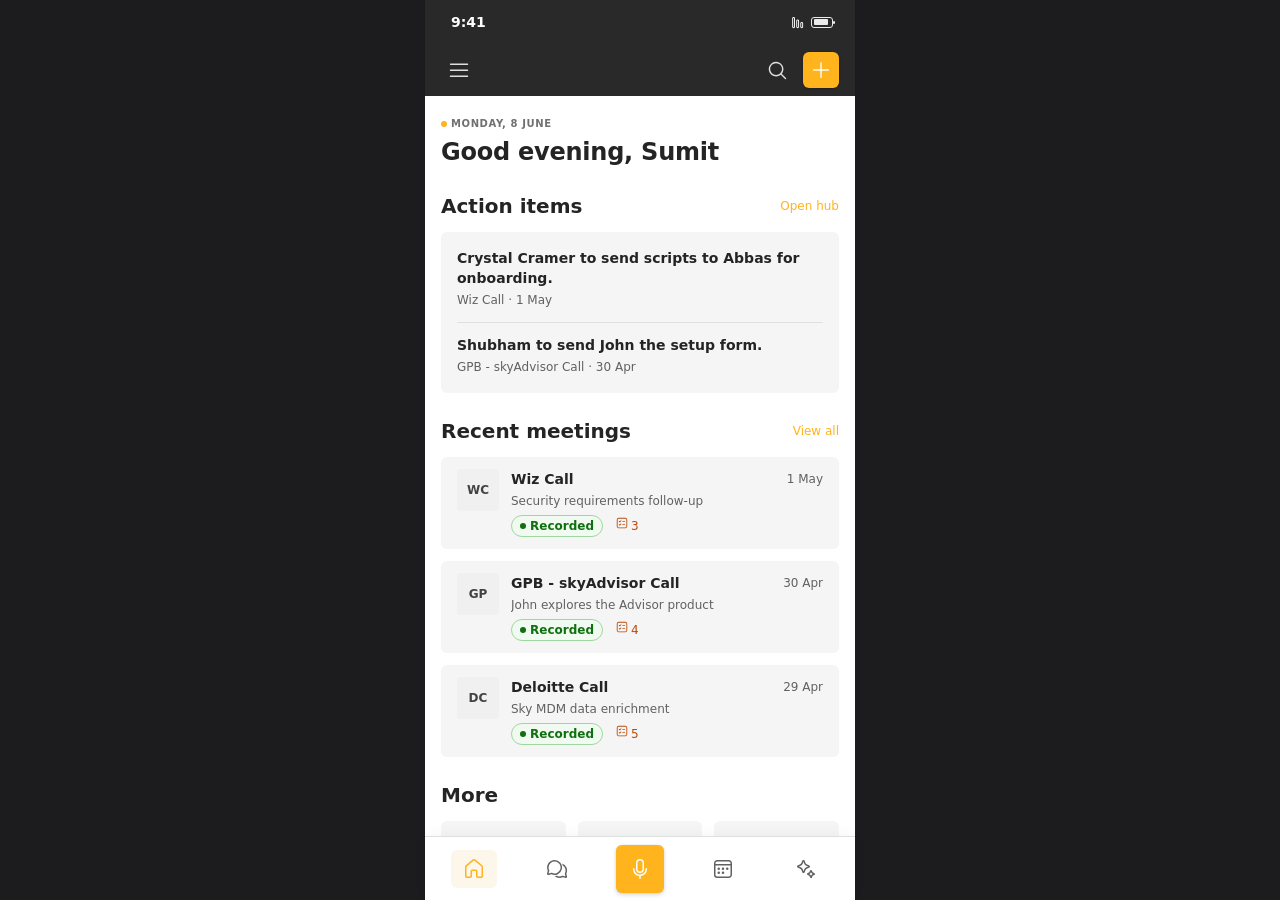
<file: index.html>
<!DOCTYPE html>
<html lang="en">
<head>
  <meta charset="UTF-8" />
  <meta name="viewport" content="width=device-width, initial-scale=1.0" />
  <meta http-equiv="refresh" content="0; url=mobile/home.html" />
  <title>skyNote — Mobile Prototype</title>
  <style>
    body { font-family: "Segoe UI", system-ui, sans-serif; background: #f5f5f5; color: #242424;
      display: flex; min-height: 100vh; margin: 0; align-items: center; justify-content: center; }
    a { color: #b8860b; font-weight: 600; }
  </style>
</head>
<body>
  <p>Opening the skyNote mobile prototype&hellip; <a href="mobile/home.html">tap here</a> if it doesn&rsquo;t redirect.</p>
</body>
</html>
</file>
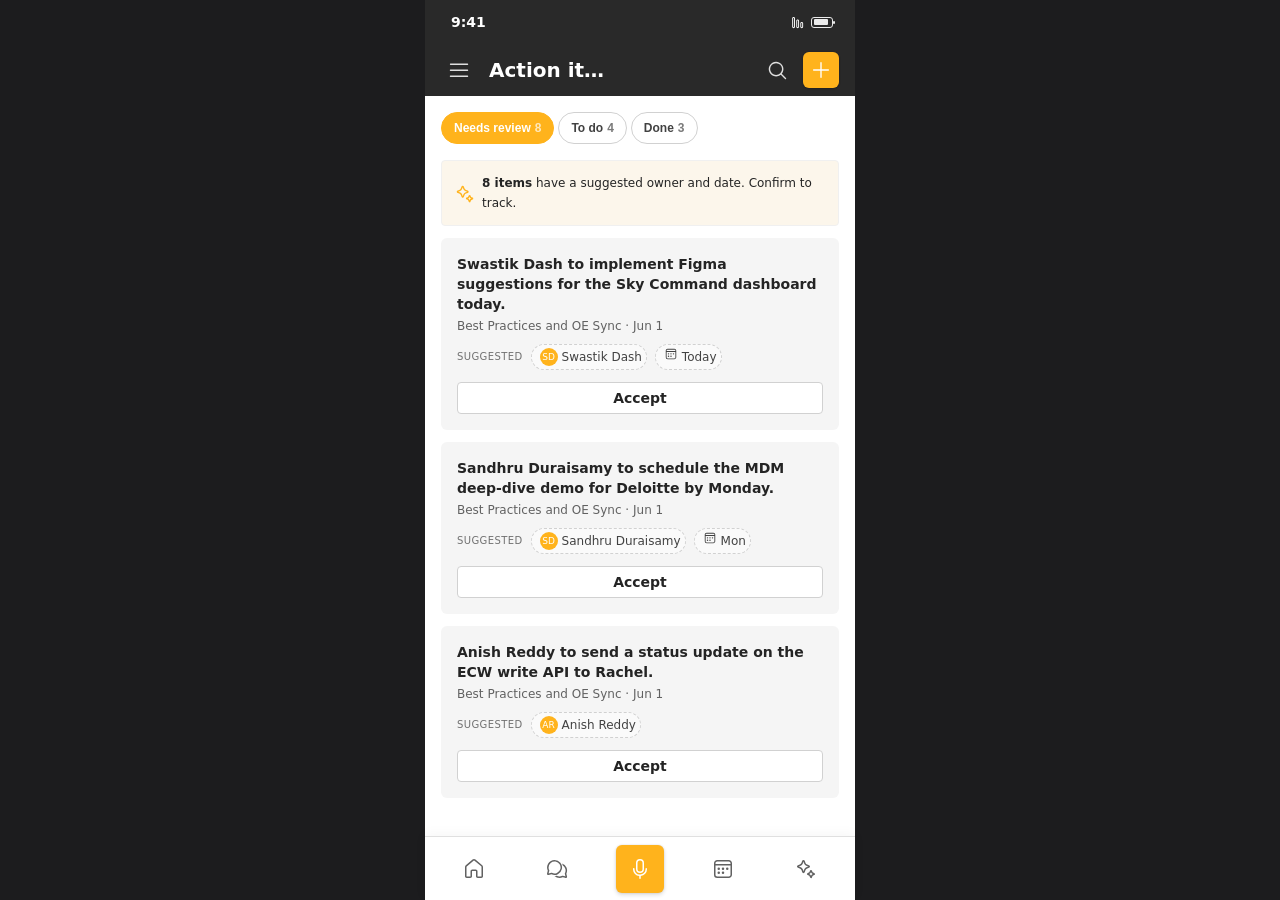
<file: mobile/action-items.html>
<!DOCTYPE html>
<html lang="en" data-theme="light">
<head>
  <meta charset="UTF-8" />
  <meta name="viewport" content="width=device-width, initial-scale=1.0, maximum-scale=1.0, user-scalable=no" />
  <title>skyNote · Tasks</title>
  <link rel="stylesheet" href="../app.css" />
  <link rel="stylesheet" href="../skynote.css" />
  <link rel="stylesheet" href="mobile.css" />
</head>
<body data-theme="light" data-mpage="action-items" data-mtitle="Action items">
  <div class="m-app">
    <div class="m-content">
      <div class="m-tabs" style="margin-bottom:var(--space-m);">
        <button class="m-pill is-active" data-mtab="review">Needs review <span style="opacity:.7;">8</span></button>
        <button class="m-pill" data-mtab="todo">To do <span style="opacity:.7;">4</span></button>
        <button class="m-pill" data-mtab="done">Done <span style="opacity:.7;">3</span></button>
      </div>

      <!-- NEEDS REVIEW -->
      <div data-mpanel="review">
        <div class="triage-bar" style="margin-bottom:var(--space-m);"><span class="tb-icon" data-icon="Sparkle"></span><span style="font-size:var(--fs-200);"><b>8 items</b> have a suggested owner and date. Confirm to track.</span></div>
        <div class="m-stack">
          <div class="m-card">
            <div class="mr-title" style="white-space:normal;">Swastik Dash to implement Figma suggestions for the Sky Command dashboard today.</div>
            <div class="mr-sub">Best Practices and OE Sync · Jun 1</div>
            <div class="rev-suggest" style="margin-top:var(--space-s);"><span class="suggest-label">Suggested</span><span class="suggest"><span class="savatar">SD</span> Swastik Dash</span><span class="suggest"><span data-icon="Calendar Ltr" data-size="14"></span> Today</span></div>
            <button class="btn btn-secondary" style="width:100%;justify-content:center;margin-top:var(--space-m);">Accept</button>
          </div>
          <div class="m-card">
            <div class="mr-title" style="white-space:normal;">Sandhru Duraisamy to schedule the MDM deep-dive demo for Deloitte by Monday.</div>
            <div class="mr-sub">Best Practices and OE Sync · Jun 1</div>
            <div class="rev-suggest" style="margin-top:var(--space-s);"><span class="suggest-label">Suggested</span><span class="suggest"><span class="savatar">SD</span> Sandhru Duraisamy</span><span class="suggest"><span data-icon="Calendar Ltr" data-size="14"></span> Mon</span></div>
            <button class="btn btn-secondary" style="width:100%;justify-content:center;margin-top:var(--space-m);">Accept</button>
          </div>
          <div class="m-card">
            <div class="mr-title" style="white-space:normal;">Anish Reddy to send a status update on the ECW write API to Rachel.</div>
            <div class="mr-sub">Best Practices and OE Sync · Jun 1</div>
            <div class="rev-suggest" style="margin-top:var(--space-s);"><span class="suggest-label">Suggested</span><span class="suggest"><span class="savatar">AR</span> Anish Reddy</span></div>
            <button class="btn btn-secondary" style="width:100%;justify-content:center;margin-top:var(--space-m);">Accept</button>
          </div>
        </div>
      </div>

      <!-- TO DO -->
      <div data-mpanel="todo" hidden>
        <div class="group-head" style="padding-left:0;"><span class="gh-dot is-overdue"></span><span class="gh-label">Overdue</span><span class="gh-count">1</span></div>
        <div class="m-card">
          <div class="mr-title" style="white-space:normal;">Finalize the HiTrust evidence package for Amin.</div>
          <div class="row" style="gap:var(--space-s);margin-top:var(--space-s);flex-wrap:wrap;"><span class="prio is-high"><span class="pdot"></span> High</span><span class="dt-assignee"><span class="avatar is-sm">VM</span> Veeramani</span><span class="dt-due is-overdue"><span data-icon="Calendar Ltr" data-size="14"></span> Jun 6</span></div>
        </div>
        <div class="group-head" style="padding-left:0;"><span class="gh-dot is-today"></span><span class="gh-label">Today</span><span class="gh-count">1</span></div>
        <div class="m-card">
          <div class="mr-title" style="white-space:normal;">Send the Q2 onboarding deck to Lisa.</div>
          <div class="row" style="gap:var(--space-s);margin-top:var(--space-s);flex-wrap:wrap;"><span class="prio is-medium"><span class="pdot"></span> Medium</span><span class="dt-assignee"><span class="avatar is-sm">SA</span> Sumit</span><span class="dt-due"><span data-icon="Calendar Ltr" data-size="14"></span> Today</span></div>
        </div>
        <div class="group-head" style="padding-left:0;"><span class="gh-dot is-week"></span><span class="gh-label">This week</span><span class="gh-count">2</span></div>
        <div class="m-card">
          <div class="mr-title" style="white-space:normal;">Complete the SkyMdm DataBricks setup for Deloitte access.</div>
          <div class="row" style="gap:var(--space-s);margin-top:var(--space-s);flex-wrap:wrap;"><span class="prio is-medium"><span class="pdot"></span> Medium</span><span class="dt-assignee"><span class="avatar is-sm">SD</span> Sandhru</span><span class="dt-due"><span data-icon="Calendar Ltr" data-size="14"></span> Jun 10</span></div>
        </div>
      </div>

      <!-- DONE -->
      <div data-mpanel="done" hidden>
        <div class="m-stack">
          <div class="m-card"><div class="mr-title is-done" style="white-space:normal;text-decoration:line-through;color:var(--fg-tertiary);">Work on test</div><div class="row" style="gap:var(--space-s);margin-top:var(--space-s);"><span class="prio is-medium"><span class="pdot"></span> Medium</span><span class="dt-assignee"><span class="avatar is-sm">SA</span> Sumit</span></div></div>
          <div class="m-card"><div class="mr-title is-done" style="white-space:normal;text-decoration:line-through;color:var(--fg-tertiary);">Kishore to review the resourcing plan and reply to Tisson.</div><div class="mr-sub">OE Sync 11th May · May 11</div></div>
        </div>
      </div>
    </div>
  </div>

  <script src="../assets/icons.js"></script>
  <script src="mobile-app.js"></script>
</body>
</html>
</file>
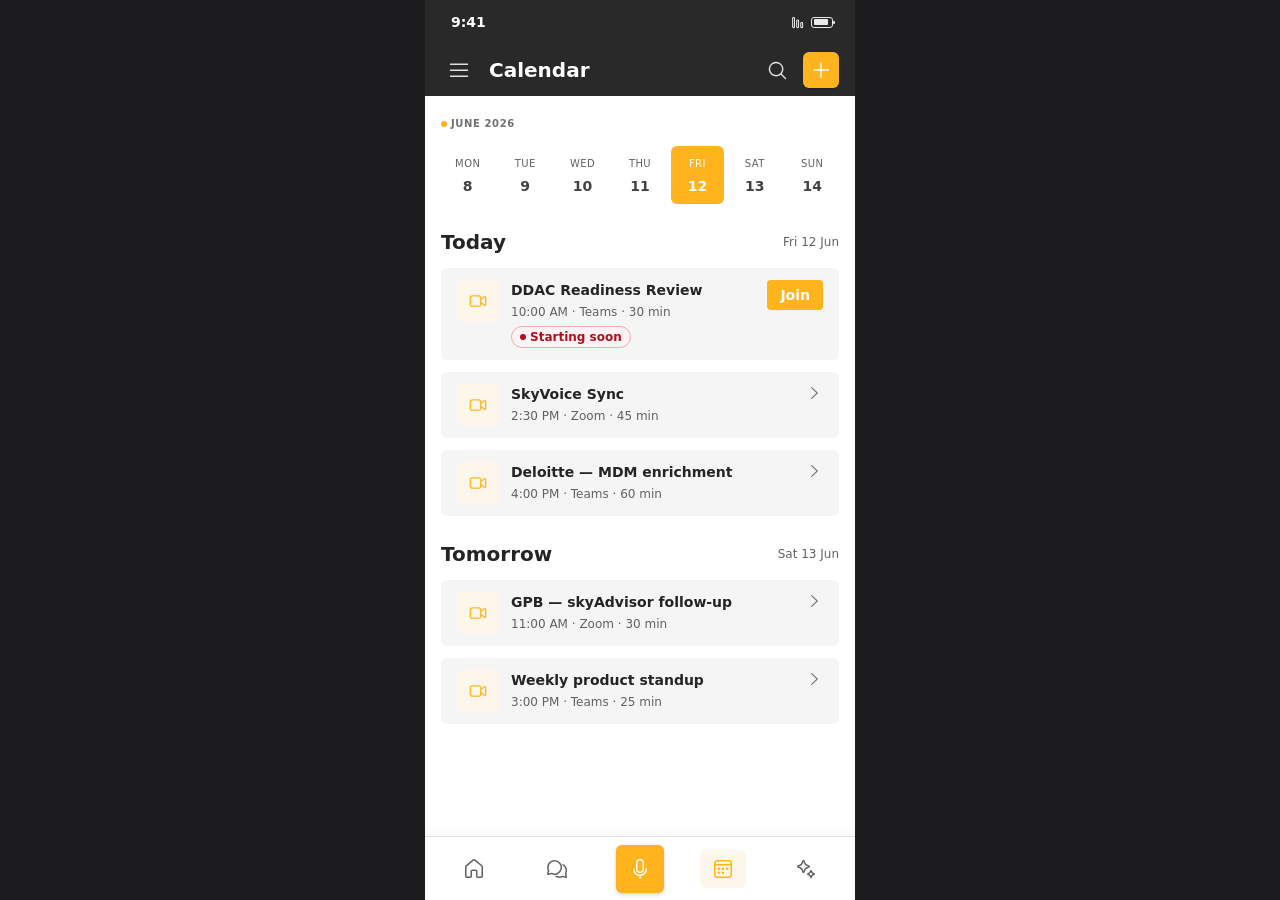
<file: mobile/calendar.html>
<!DOCTYPE html>
<html lang="en" data-theme="light">
<head>
  <meta charset="UTF-8" />
  <meta name="viewport" content="width=device-width, initial-scale=1.0, maximum-scale=1.0, user-scalable=no" />
  <title>skyNote · Calendar</title>
  <link rel="stylesheet" href="../app.css" />
  <link rel="stylesheet" href="../skynote.css" />
  <link rel="stylesheet" href="mobile.css" />
</head>
<body data-theme="light" data-mpage="calendar" data-mtitle="Calendar">
  <div class="m-app">
    <div class="m-content">
      <span class="m-eyebrow"><span class="e-dot"></span> June 2026</span>

      <!-- Week strip -->
      <div class="cal-week">
        <span class="cal-day"><span class="cd-dow">Mon</span><span class="cd-num">8</span></span>
        <span class="cal-day"><span class="cd-dow">Tue</span><span class="cd-num">9</span></span>
        <span class="cal-day"><span class="cd-dow">Wed</span><span class="cd-num">10</span></span>
        <span class="cal-day"><span class="cd-dow">Thu</span><span class="cd-num">11</span></span>
        <span class="cal-day is-today"><span class="cd-dow">Fri</span><span class="cd-num">12</span></span>
        <span class="cal-day"><span class="cd-dow">Sat</span><span class="cd-num">13</span></span>
        <span class="cal-day"><span class="cd-dow">Sun</span><span class="cd-num">14</span></span>
      </div>

      <!-- Today -->
      <div class="m-sectit"><span class="ch-icon" data-icon="Calendar Ltr"></span><span class="mst-title">Today</span><span class="muted num" style="margin-left:auto;font-size:var(--fs-200);">Fri 12 Jun</span></div>
      <div class="m-stack">
        <a class="m-row" href="live.html"><span class="m-lead is-soft" data-icon="Video" data-size="20"></span><span class="mr-body"><span class="mr-title">DDAC Readiness Review</span><span class="mr-sub">10:00 AM &middot; Teams &middot; 30 min</span><span class="mr-meta"><span class="status is-live"><span class="dot"></span> Starting soon</span></span></span><span class="btn btn-primary" style="flex:0 0 auto;height:30px;">Join</span></a>
        <a class="m-row" href="conversation-detail.html"><span class="m-lead is-soft" data-icon="Video" data-size="20"></span><span class="mr-body"><span class="mr-title">SkyVoice Sync</span><span class="mr-sub">2:30 PM &middot; Zoom &middot; 45 min</span></span><span class="m-chev" data-icon="Chevron Right" data-size="18"></span></a>
        <a class="m-row" href="conversation-detail.html"><span class="m-lead is-soft" data-icon="Video" data-size="20"></span><span class="mr-body"><span class="mr-title">Deloitte &mdash; MDM enrichment</span><span class="mr-sub">4:00 PM &middot; Teams &middot; 60 min</span></span><span class="m-chev" data-icon="Chevron Right" data-size="18"></span></a>
      </div>

      <!-- Tomorrow -->
      <div class="m-sectit"><span class="ch-icon" data-icon="Calendar Ltr"></span><span class="mst-title">Tomorrow</span><span class="muted num" style="margin-left:auto;font-size:var(--fs-200);">Sat 13 Jun</span></div>
      <div class="m-stack">
        <a class="m-row" href="conversation-detail.html"><span class="m-lead is-soft" data-icon="Video" data-size="20"></span><span class="mr-body"><span class="mr-title">GPB &mdash; skyAdvisor follow-up</span><span class="mr-sub">11:00 AM &middot; Zoom &middot; 30 min</span></span><span class="m-chev" data-icon="Chevron Right" data-size="18"></span></a>
        <a class="m-row" href="conversation-detail.html"><span class="m-lead is-soft" data-icon="Video" data-size="20"></span><span class="mr-body"><span class="mr-title">Weekly product standup</span><span class="mr-sub">3:00 PM &middot; Teams &middot; 25 min</span></span><span class="m-chev" data-icon="Chevron Right" data-size="18"></span></a>
      </div>
    </div>
  </div>

  <script src="../assets/icons.js"></script>
  <script src="mobile-app.js"></script>
</body>
</html>
</file>
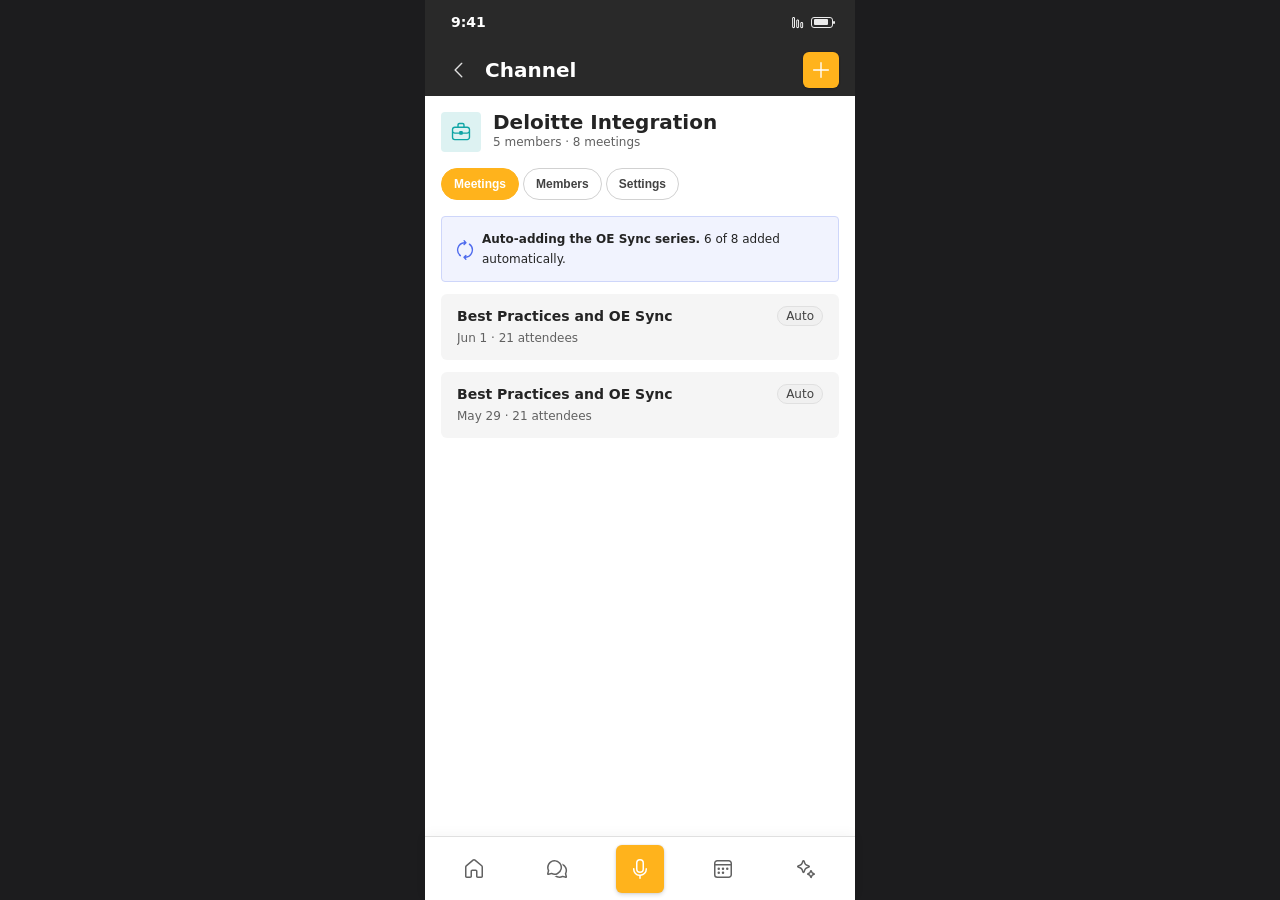
<file: mobile/channel-detail.html>
<!DOCTYPE html>
<html lang="en" data-theme="light">
<head>
  <meta charset="UTF-8" />
  <meta name="viewport" content="width=device-width, initial-scale=1.0, maximum-scale=1.0, user-scalable=no" />
  <title>skyNote · Deloitte Integration</title>
  <link rel="stylesheet" href="../app.css" />
  <link rel="stylesheet" href="../skynote.css" />
  <link rel="stylesheet" href="mobile.css" />
</head>
<body data-theme="light" data-mback="channels.html" data-mtitle="Channel">
  <div class="m-app">
    <div class="m-content">
      <div class="row" style="gap:var(--space-m);"><span class="ch-icon-tile" data-icon="Briefcase" data-size="22" style="--cc:var(--chart-2);"></span><div><h1 style="font-size:var(--fs-500);font-weight:var(--weight-semibold);">Deloitte Integration</h1><div class="muted" style="font-size:var(--fs-200);">5 members · 8 meetings</div></div></div>

      <div class="m-tabs" style="margin:var(--space-l) 0 var(--space-m);">
        <button class="m-pill is-active" data-mtab="convs">Meetings</button>
        <button class="m-pill" data-mtab="members">Members</button>
        <button class="m-pill" data-mtab="settings">Settings</button>
      </div>

      <div data-mpanel="convs">
        <div class="rule-banner" style="margin-bottom:var(--space-m);"><span class="rb-icon" data-icon="Arrow Sync"></span><div style="font-size:var(--fs-200);"><b>Auto-adding the OE Sync series.</b> 6 of 8 added automatically.</div></div>
        <div class="m-stack">
          <a class="m-row" href="conversation-detail.html"><span class="mr-body"><span class="mr-title">Best Practices and OE Sync</span><span class="mr-sub">Jun 1 · 21 attendees</span></span><span class="tag tag-quiet">Auto</span></a>
          <a class="m-row" href="conversation-detail.html"><span class="mr-body"><span class="mr-title">Best Practices and OE Sync</span><span class="mr-sub">May 29 · 21 attendees</span></span><span class="tag tag-quiet">Auto</span></a>
        </div>
      </div>

      <div data-mpanel="members" hidden>
        <div class="m-stack">
          <div class="m-row"><span class="avatar is-sm">SA</span><span class="mr-body"><span class="mr-title">Sumit Awinash (you)</span><span class="mr-sub">Owner</span></span></div>
          <div class="m-row"><span class="avatar is-sm">SJ</span><span class="mr-body"><span class="mr-title">Sai Kiran Jhade</span><span class="mr-sub">Member</span></span></div>
          <div class="m-row"><span class="avatar is-sm">KB</span><span class="mr-body"><span class="mr-title">Kishore Bhattacharjee</span><span class="mr-sub">Member</span></span></div>
        </div>
        <button class="btn btn-secondary" style="width:100%;justify-content:center;margin-top:var(--space-m);"><span class="btn-icon" data-icon="Person Add"></span> Invite member</button>
      </div>

      <div data-mpanel="settings" hidden>
        <div class="message-bar is-warning" style="margin-bottom:var(--space-m);"><span class="mb-icon" data-icon="Warning"></span> Connect Slack or Teams in Settings to turn on delivery.</div>
        <section class="m-card">
          <div class="set-row" style="border-top:0;"><div class="sr-body"><div class="sr-title">Forward summaries</div><div class="sr-desc">Post the AI summary of every meeting.</div></div><label class="switch"><input type="checkbox" disabled /></label></div>
          <div class="set-row"><div class="sr-body"><div class="sr-title">Forward action items</div><div class="sr-desc">Post the task list separately.</div></div><label class="switch"><input type="checkbox" disabled /></label></div>
        </section>
      </div>
    </div>
  </div>

  <script src="../assets/icons.js"></script>
  <script src="mobile-app.js"></script>
</body>
</html>
</file>
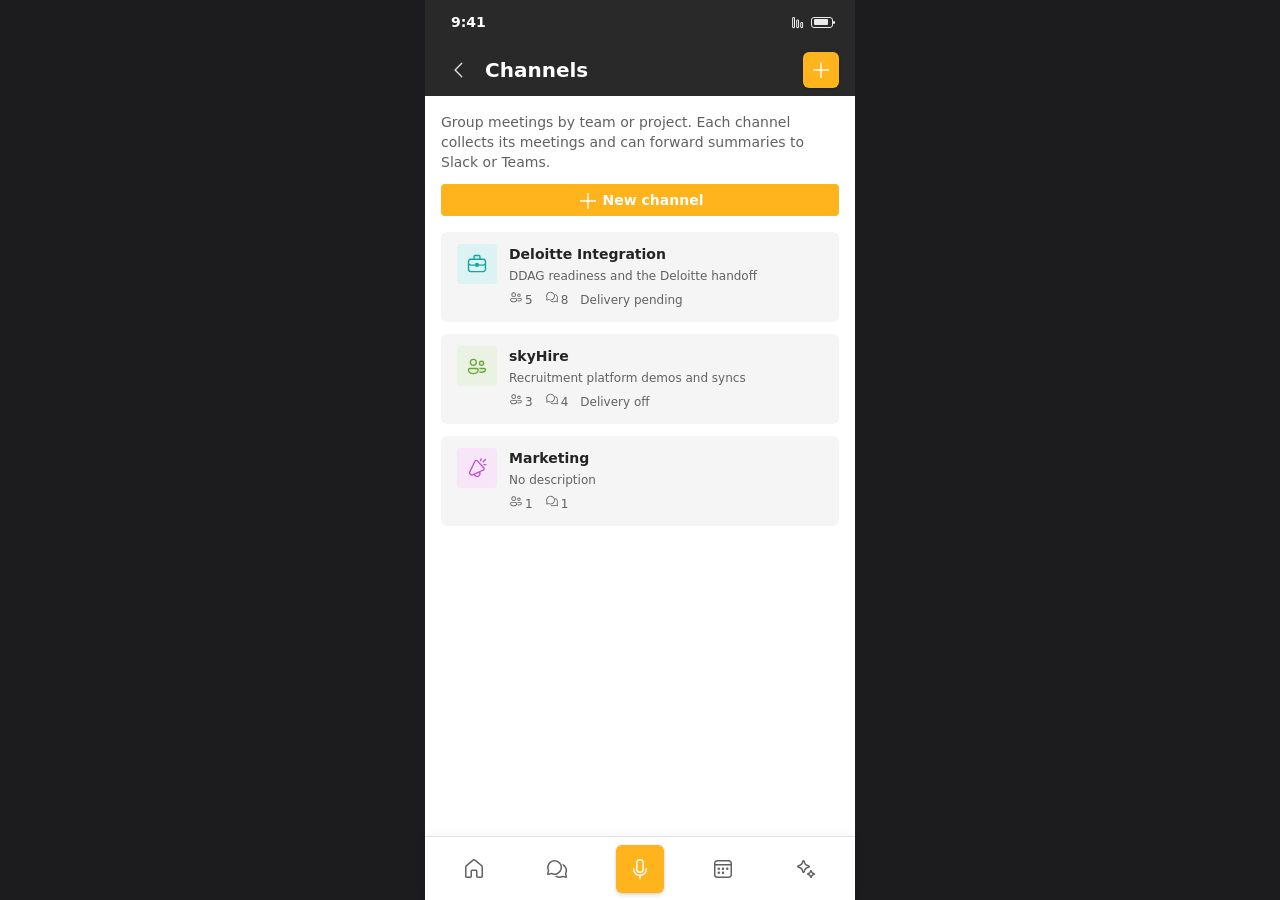
<file: mobile/channels.html>
<!DOCTYPE html>
<html lang="en" data-theme="light">
<head>
  <meta charset="UTF-8" />
  <meta name="viewport" content="width=device-width, initial-scale=1.0, maximum-scale=1.0, user-scalable=no" />
  <title>skyNote · Channels</title>
  <link rel="stylesheet" href="../app.css" />
  <link rel="stylesheet" href="../skynote.css" />
  <link rel="stylesheet" href="mobile.css" />
</head>
<body data-theme="light" data-mback="home.html" data-mtitle="Channels">
  <div class="m-app">
    <div class="m-content">
      <p class="muted" style="font-size:var(--fs-300);">Group meetings by team or project. Each channel collects its meetings and can forward summaries to Slack or Teams.</p>
      <button class="btn btn-primary" data-sheet="newChannel" style="width:100%;justify-content:center;margin:var(--space-m) 0 var(--space-l);"><span class="btn-icon" data-icon="Add"></span> New channel</button>
      <div class="m-stack">
        <a class="m-row" href="channel-detail.html" style="align-items:flex-start;"><span class="ch-icon-tile" data-icon="Briefcase" data-size="22" style="--cc:var(--chart-2);"></span><span class="mr-body"><span class="mr-title">Deloitte Integration</span><span class="mr-sub">DDAG readiness and the Deloitte handoff</span><span class="mr-meta"><span class="meta-chip"><span data-icon="People" data-size="14"></span> 5</span><span class="meta-chip"><span data-icon="Chat Multiple" data-size="14"></span> 8</span><span class="muted" style="font-size:var(--fs-200);">Delivery pending</span></span></span></a>
        <a class="m-row" href="channel-detail.html" style="align-items:flex-start;"><span class="ch-icon-tile" data-icon="People" data-size="22" style="--cc:var(--chart-4);"></span><span class="mr-body"><span class="mr-title">skyHire</span><span class="mr-sub">Recruitment platform demos and syncs</span><span class="mr-meta"><span class="meta-chip"><span data-icon="People" data-size="14"></span> 3</span><span class="meta-chip"><span data-icon="Chat Multiple" data-size="14"></span> 4</span><span class="muted" style="font-size:var(--fs-200);">Delivery off</span></span></span></a>
        <a class="m-row" href="channel-detail.html" style="align-items:flex-start;"><span class="ch-icon-tile" data-icon="Megaphone Loud" data-size="22" style="--cc:var(--chart-7);"></span><span class="mr-body"><span class="mr-title">Marketing</span><span class="mr-sub">No description</span><span class="mr-meta"><span class="meta-chip"><span data-icon="People" data-size="14"></span> 1</span><span class="meta-chip"><span data-icon="Chat Multiple" data-size="14"></span> 1</span></span></span></a>
      </div>
    </div>
  </div>

  <div class="m-sheet-ov" id="newChannel" hidden><div class="m-sheet">
    <div class="m-sheet-handle"></div>
    <div class="m-sheet-head"><span class="m-sheet-title">New channel</span><button class="m-iconbtn" data-close data-icon="Dismiss" data-size="20"></button></div>
    <div class="field"><label class="field-label">Name</label><input class="input" placeholder="e.g. Deloitte Integration" /></div>
    <div class="field" style="margin-top:var(--space-m);"><label class="field-label">Color</label><div class="swatches"><span class="swatch is-active" style="background:var(--chart-1);"></span><span class="swatch" style="background:var(--chart-2);"></span><span class="swatch" style="background:var(--chart-3);"></span><span class="swatch" style="background:var(--chart-4);"></span><span class="swatch" style="background:var(--chart-5);"></span><span class="swatch" style="background:var(--chart-6);"></span></div></div>
    <div class="field" style="margin-top:var(--space-m);"><label class="field-label">Auto-add meetings</label><span class="dropdown" style="width:100%;">From a recurring series <span class="dropdown-chevron" data-icon="Chevron Down"></span></span></div>
    <button class="btn btn-primary" style="width:100%;justify-content:center;margin-top:var(--space-l);">Create channel</button>
  </div></div>

  <script src="../assets/icons.js"></script>
  <script src="mobile-app.js"></script>
</body>
</html>
</file>
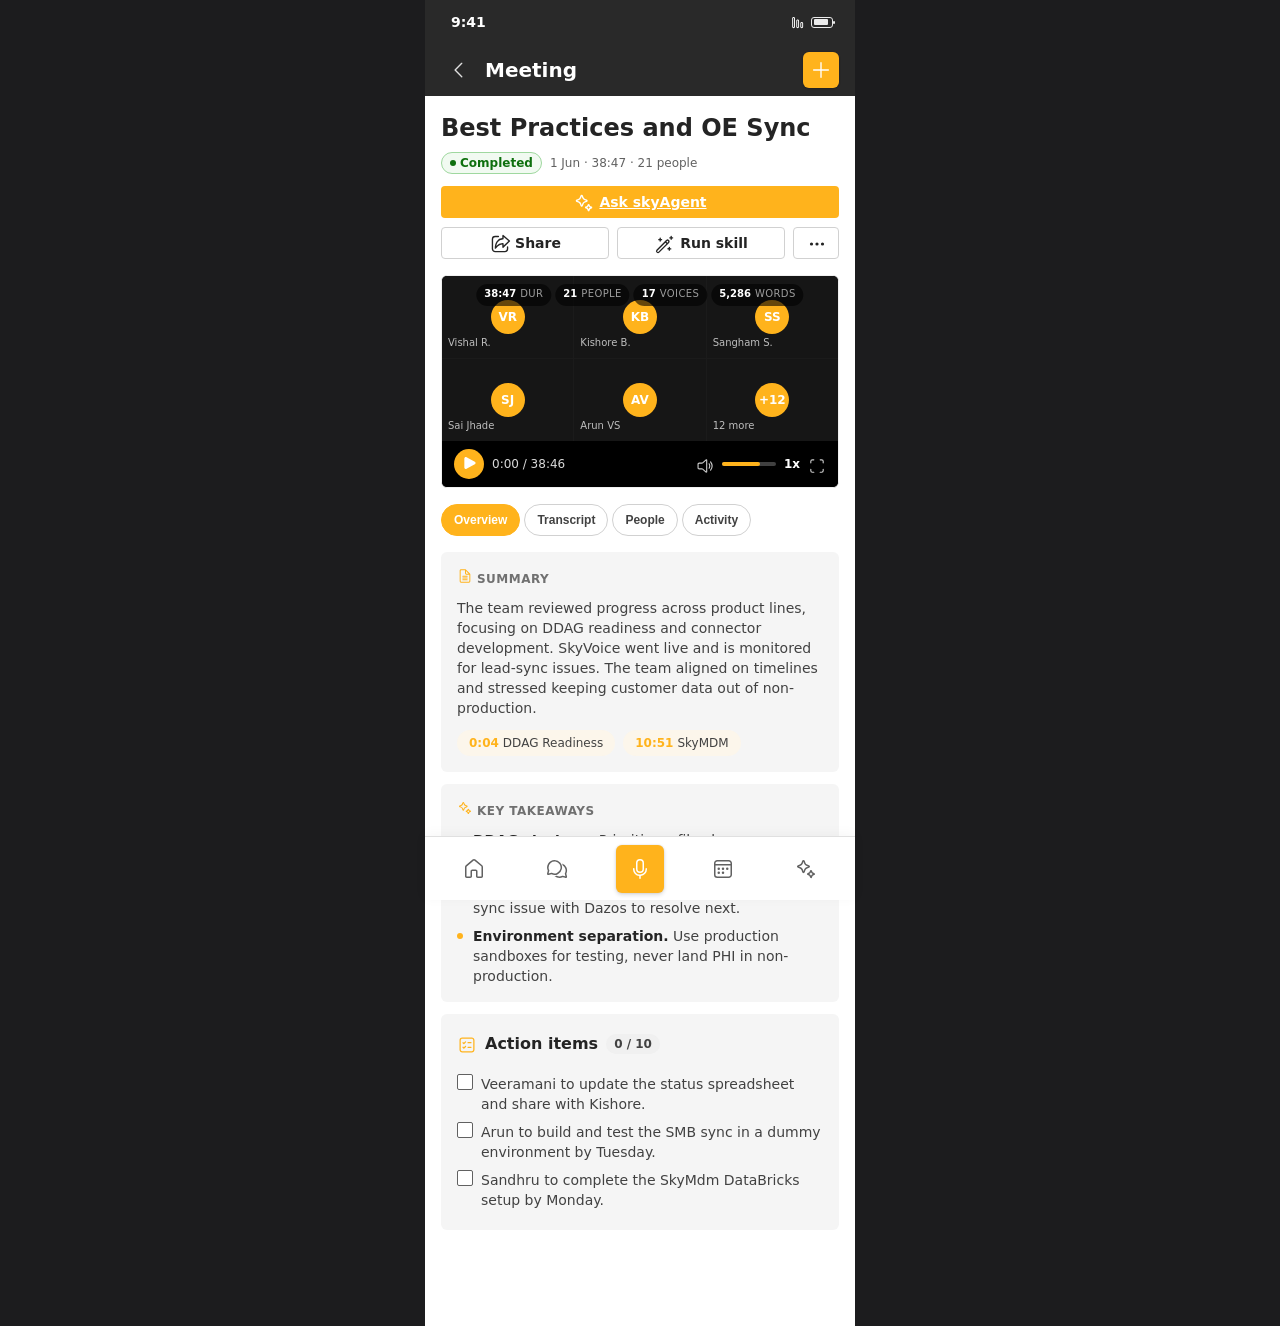
<file: mobile/conversation-detail.html>
<!DOCTYPE html>
<html lang="en" data-theme="light">
<head>
  <meta charset="UTF-8" />
  <meta name="viewport" content="width=device-width, initial-scale=1.0, maximum-scale=1.0, user-scalable=no" />
  <title>skyNote · Best Practices and OE Sync</title>
  <link rel="stylesheet" href="../app.css" />
  <link rel="stylesheet" href="../skynote.css" />
  <link rel="stylesheet" href="mobile.css" />
</head>
<body data-theme="light" data-mback="conversations.html" data-mtitle="Meeting">
  <div class="m-app">
    <div class="m-content">
      <h1 style="font-size:var(--fs-600);line-height:var(--lh-600);font-weight:var(--weight-semibold);">Best Practices and OE Sync</h1>
      <div class="row" style="gap:var(--space-s);margin-top:var(--space-s);flex-wrap:wrap;">
        <span class="status is-recorded"><span class="dot"></span> Completed</span>
        <span class="muted" style="font-size:var(--fs-200);">1 Jun · 38:47 · 21 people</span>
      </div>
      <a class="btn btn-primary" href="skyagent.html?meeting=best-practices-oe-sync" style="width:100%;justify-content:center;margin-top:var(--space-m);"><span class="btn-icon" data-icon="Sparkle"></span> Ask skyAgent</a>
      <div class="row" style="gap:var(--space-s);margin-top:var(--space-s);">
        <button class="btn btn-secondary" style="flex:1;justify-content:center;"><span class="btn-icon" data-icon="Share"></span> Share</button>
        <button class="btn btn-secondary" style="flex:1;justify-content:center;"><span class="btn-icon" data-icon="Wand"></span> Run skill</button>
        <button class="btn btn-secondary" data-sheet="moreActions" style="flex:0 0 auto;"><span class="btn-icon" data-icon="More Horizontal"></span></button>
      </div>

      <!-- Recording -->
      <div class="vplayer" style="margin-top:var(--space-l);">
        <div class="vp-stage">
          <div class="vp-stats">
            <span class="vp-stat"><b>38:47</b><span>Dur</span></span>
            <span class="vp-stat"><b>21</b><span>People</span></span>
            <span class="vp-stat"><b>17</b><span>Voices</span></span>
            <span class="vp-stat"><b>5,286</b><span>Words</span></span>
          </div>
          <div class="vp-grid">
            <div class="vp-tile"><span class="avatar">VR</span><span class="vp-name">Vishal R.</span></div>
            <div class="vp-tile"><span class="avatar">KB</span><span class="vp-name">Kishore B.</span></div>
            <div class="vp-tile"><span class="avatar">SS</span><span class="vp-name">Sangham S.</span></div>
            <div class="vp-tile"><span class="avatar">SJ</span><span class="vp-name">Sai Jhade</span></div>
            <div class="vp-tile"><span class="avatar">AV</span><span class="vp-name">Arun VS</span></div>
            <div class="vp-tile"><span class="avatar">+12</span><span class="vp-name">12 more</span></div>
          </div>
        </div>
        <div class="vp-transport">
          <button class="play-btn" id="vpPlay" aria-label="Play"><span data-icon="Play" data-size="16" data-variant="f"></span></button>
          <span class="vp-time">0:00 / 38:46</span>
          <span class="spacer"></span>
          <span class="vp-ic" data-icon="Speaker 2"></span>
          <span class="vp-vol"></span>
          <span class="vp-speed">1x</span>
          <span class="vp-ic" data-icon="Full Screen Maximize"></span>
        </div>
      </div>

      <div class="m-tabs" style="margin:var(--space-l) 0 var(--space-m);">
        <button class="m-pill is-active" data-mtab="overview">Overview</button>
        <button class="m-pill" data-mtab="transcript">Transcript</button>
        <button class="m-pill" data-mtab="people">People</button>
        <button class="m-pill" data-mtab="activity">Activity</button>
      </div>

      <!-- OVERVIEW -->
      <div data-mpanel="overview">
        <div class="m-stack">
          <section class="m-card">
            <div class="ov-h"><span data-icon="Document Text"></span> Summary</div>
            <p style="color:var(--fg-secondary);font-size:var(--fs-300);">The team reviewed progress across product lines, focusing on DDAG readiness and connector development. SkyVoice went live and is monitored for lead-sync issues. The team aligned on timelines and stressed keeping customer data out of non-production.</p>
            <div class="chips" style="margin-top:var(--space-m);"><span class="chip-ts"><span class="ts">0:04</span> DDAG Readiness</span><span class="chip-ts"><span class="ts">10:51</span> SkyMDM</span></div>
          </section>
          <section class="m-card">
            <div class="ov-h"><span data-icon="Sparkle"></span> Key takeaways</div>
            <ul class="takeaways"><li><b>DDAG strategy.</b> Prioritize a file-share sync over a direct connector for the initial landing zone.</li><li><b>SkyVoice go-live.</b> 900 calls in week one; a lead-sync issue with Dazos to resolve next.</li><li><b>Environment separation.</b> Use production sandboxes for testing, never land PHI in non-production.</li></ul>
          </section>
          <section class="m-card">
            <div class="card-head"><span class="ch-icon" data-icon="Task List Square Ltr"></span><span class="ch-title" style="font-size:var(--fs-400);">Action items</span><span class="ch-count">0 / 10</span></div>
            <div class="ai-item" style="padding-left:0;"><label class="checkbox"><input type="checkbox" /></label> Veeramani to update the status spreadsheet and share with Kishore.</div>
            <div class="ai-item" style="padding-left:0;"><label class="checkbox"><input type="checkbox" /></label> Arun to build and test the SMB sync in a dummy environment by Tuesday.</div>
            <div class="ai-item" style="padding-left:0;"><label class="checkbox"><input type="checkbox" /></label> Sandhru to complete the SkyMdm DataBricks setup by Monday.</div>
          </section>
        </div>
      </div>

      <!-- TRANSCRIPT -->
      <div data-mpanel="transcript" hidden>
        <div class="m-tbar">
          <button class="btn btn-subtle"><span class="btn-icon" data-icon="Search" data-size="16"></span> Find</button>
          <button class="btn btn-subtle"><span class="btn-icon" data-icon="Edit" data-size="16"></span> Edit</button>
          <button class="btn btn-subtle"><span class="btn-icon" data-icon="Cut" data-size="16"></span> Snippet</button>
        </div>
        <span class="m-tcount">245 turns · 17 voices</span>
        <div class="row" style="gap:var(--space-s);align-items:center;margin-bottom:var(--space-s);">
          <span class="ch-count">01</span> <b style="font-size:var(--fs-300);">DDAC Readiness and File Syncing</b> <span class="muted num" style="font-size:var(--fs-200);">0:04</span>
        </div>
        <section class="m-card">
          <div class="t-turn"><span class="t-time">0:04</span><div><div class="t-spk">Yaswanthram Ponnada</div><div class="t-text">hello good morning</div></div></div>
          <div class="t-turn"><span class="t-time">0:07</span><div><div class="t-spk">Sai Jhade</div><div class="t-text">hey good morning everyone</div></div></div>
          <div class="t-turn"><span class="t-time">0:11</span><div><div class="t-spk">Kishore Bhattacharjee</div><div class="t-text">good morning, let's give people a minute to join</div></div></div>
          <div class="t-turn"><span class="t-time">0:49</span><div><div class="t-spk">Sai Jhade</div><div class="t-text">okay, let's get started with the DDAC readiness review</div></div></div>
          <div class="t-turn is-current"><span class="t-time">1:04</span><div><div class="t-spk">Kishore Bhattacharjee</div><div class="t-text">update the spreadsheet, I need to send a status report and a gantt chart</div></div></div>
        </section>
      </div>

      <!-- PEOPLE -->
      <div data-mpanel="people" hidden>
        <section class="m-card">
          <div class="ov-h"><span data-icon="People"></span> Share of voice</div>
          <div class="sov-bar"><span style="width:29%;background:var(--chart-1);"></span><span style="width:15%;background:var(--chart-2);"></span><span style="width:12%;background:var(--chart-3);"></span><span style="width:10%;background:var(--chart-4);"></span><span style="width:34%;background:var(--fg-disabled);"></span></div>
          <div class="spk-row"><span class="spk-dot" style="background:var(--chart-1);"></span><div><div class="spk-name">Kishore B. <span class="tag tag-active">Most active</span></div><div class="spk-sub">8:59 · 169 wpm</div></div><span class="spk-pct">29%</span></div>
          <div class="spk-row"><span class="spk-dot" style="background:var(--chart-2);"></span><div><div class="spk-name">Veeramani M.</div><div class="spk-sub">4:32 · 158 wpm</div></div><span class="spk-pct">15%</span></div>
          <div class="spk-row"><span class="spk-dot" style="background:var(--fg-disabled);"></span><div><div class="spk-name">15 other speakers</div><div class="spk-sub">Combined</div></div><span class="spk-pct">56%</span></div>
        </section>
      </div>

      <!-- ACTIVITY -->
      <div data-mpanel="activity" hidden>
        <div class="message-bar" style="margin-bottom:var(--space-m);"><span class="mb-icon" data-icon="Info"></span> Recording diagnostics. Useful when a capture looks wrong.</div>
        <section class="m-card">
          <div class="ev-row"><span class="ev-time">0:00</span><span class="ev-type">Joining call</span></div>
          <div class="ev-row"><span class="ev-time">0:00</span><span class="ev-type">In call, recording</span></div>
          <div class="ev-row"><span class="ev-dot"></span><span class="ev-time">0:01</span><span class="ev-actor">Yaswanthram Ponnada</span><span class="ev-type">joined</span></div>
        </section>
      </div>
    </div>
  </div>

  <!-- More actions sheet (matches the web ⋯ menu) -->
  <div class="m-sheet-ov" id="moreActions" hidden><div class="m-sheet">
    <div class="m-sheet-handle"></div>
    <div class="m-sheet-head"><span class="m-sheet-title">Best Practices and OE Sync</span><button class="m-iconbtn" data-close data-icon="Dismiss" data-size="20" style="color:var(--fg-secondary);"></button></div>
    <div class="m-menu">
      <a class="m-menu-row" href="channels.html"><span data-icon="Number Symbol" data-size="20"></span> Assign to channel</a>
      <button class="m-menu-row"><span data-icon="Options" data-size="20"></span> Activity &amp; logs</button>
      <button class="m-menu-row"><span data-icon="Arrow Sync" data-size="20"></span> Re-run AI</button>
      <button class="m-menu-row"><span data-icon="Folder" data-size="20"></span> Move to folder</button>
      <button class="m-menu-row"><span data-icon="Video" data-size="20"></span> Download audio / video</button>
      <button class="m-menu-row"><span data-icon="Document Text" data-size="20"></span> Download transcript (.txt)</button>
      <button class="m-menu-row"><span data-icon="Document Text" data-size="20"></span> Download summary (.md)</button>
      <button class="m-menu-row is-danger"><span data-icon="Delete" data-size="20"></span> Delete conversation</button>
    </div>
  </div></div>

  <script src="../assets/icons.js"></script>
  <script src="mobile-app.js"></script>
</body>
</html>
</file>
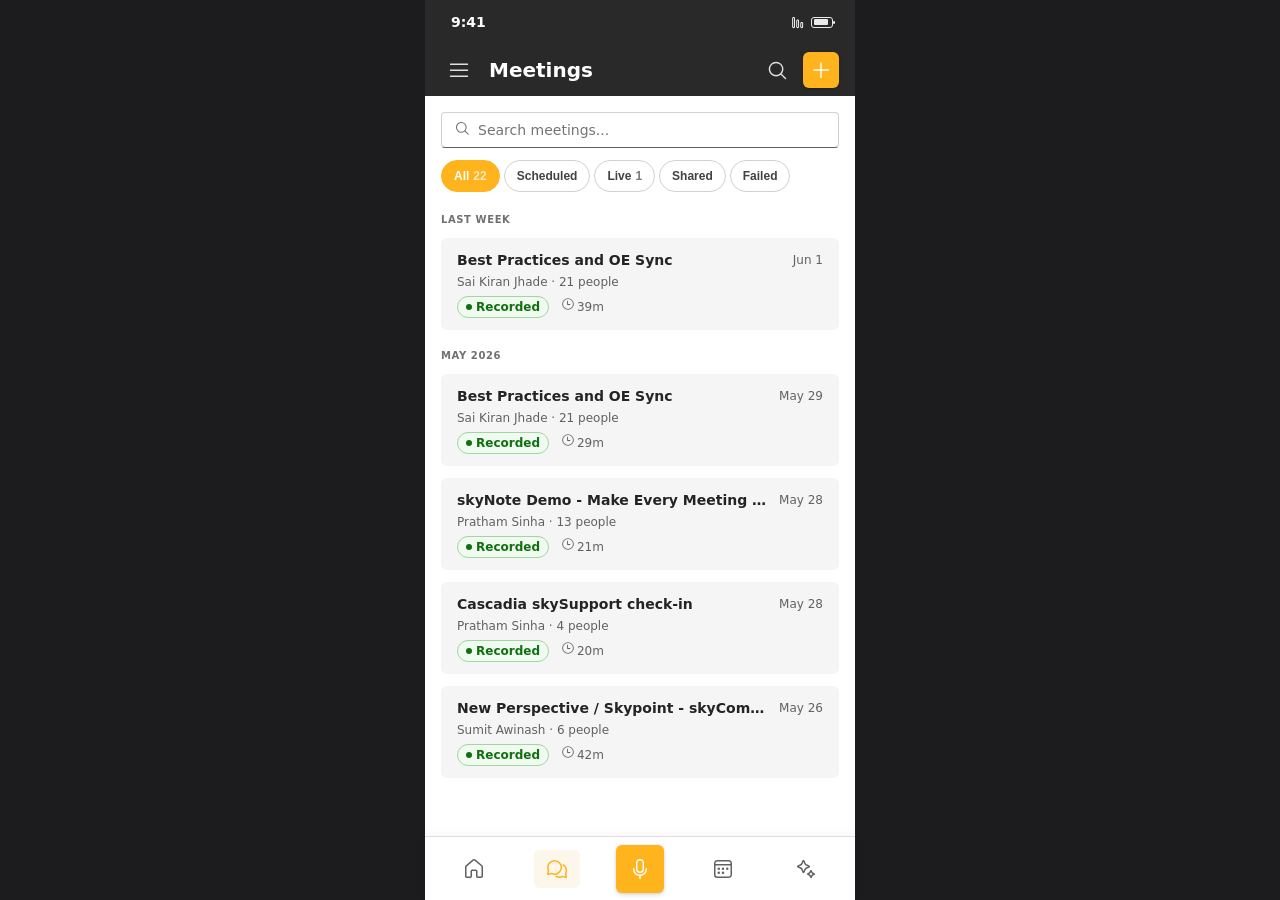
<file: mobile/conversations.html>
<!DOCTYPE html>
<html lang="en" data-theme="light">
<head>
  <meta charset="UTF-8" />
  <meta name="viewport" content="width=device-width, initial-scale=1.0, maximum-scale=1.0, user-scalable=no" />
  <title>skyNote · Meetings</title>
  <link rel="stylesheet" href="../app.css" />
  <link rel="stylesheet" href="../skynote.css" />
  <link rel="stylesheet" href="mobile.css" />
</head>
<body data-theme="light" data-mpage="conversations" data-mtitle="Meetings">
  <div class="m-app">
    <div class="m-content">
      <div class="search-wide" style="margin-bottom:var(--space-m);"><span data-icon="Search" data-size="16"></span><input placeholder="Search meetings..." /></div>

      <div class="m-tabs" style="margin-bottom:var(--space-m);">
        <button class="m-pill is-active" data-mtab="all">All <span style="opacity:.7;">22</span></button>
        <button class="m-pill" data-mtab="scheduled">Scheduled</button>
        <button class="m-pill" data-mtab="live">Live <span style="opacity:.7;">1</span></button>
        <button class="m-pill" data-mtab="shared">Shared</button>
        <button class="m-pill" data-mtab="failed">Failed</button>
      </div>

      <!-- ALL -->
      <div data-mpanel="all">
        <div class="m-eyebrow" style="margin-bottom:var(--space-s);">Last week</div>
        <div class="m-stack">
          <a class="m-row" href="conversation-detail.html"><span class="mr-body"><span class="mr-title">Best Practices and OE Sync</span><span class="mr-sub">Sai Kiran Jhade · 21 people</span><span class="mr-meta"><span class="status is-recorded"><span class="dot"></span> Recorded</span><span class="meta-chip"><span data-icon="Clock" data-size="14"></span> 39m</span></span></span><span class="muted num" style="font-size:var(--fs-200);">Jun 1</span></a>
        </div>
        <div class="m-eyebrow" style="margin:var(--space-l) 0 var(--space-s);">May 2026</div>
        <div class="m-stack">
          <a class="m-row" href="conversation-detail.html"><span class="mr-body"><span class="mr-title">Best Practices and OE Sync</span><span class="mr-sub">Sai Kiran Jhade · 21 people</span><span class="mr-meta"><span class="status is-recorded"><span class="dot"></span> Recorded</span><span class="meta-chip"><span data-icon="Clock" data-size="14"></span> 29m</span></span></span><span class="muted num" style="font-size:var(--fs-200);">May 29</span></a>
          <a class="m-row" href="conversation-detail.html"><span class="mr-body"><span class="mr-title">skyNote Demo - Make Every Meeting Smarter</span><span class="mr-sub">Pratham Sinha · 13 people</span><span class="mr-meta"><span class="status is-recorded"><span class="dot"></span> Recorded</span><span class="meta-chip"><span data-icon="Clock" data-size="14"></span> 21m</span></span></span><span class="muted num" style="font-size:var(--fs-200);">May 28</span></a>
          <a class="m-row" href="conversation-detail.html"><span class="mr-body"><span class="mr-title">Cascadia skySupport check-in</span><span class="mr-sub">Pratham Sinha · 4 people</span><span class="mr-meta"><span class="status is-recorded"><span class="dot"></span> Recorded</span><span class="meta-chip"><span data-icon="Clock" data-size="14"></span> 20m</span></span></span><span class="muted num" style="font-size:var(--fs-200);">May 28</span></a>
          <a class="m-row" href="conversation-detail.html"><span class="mr-body"><span class="mr-title">New Perspective / Skypoint - skyComply Review</span><span class="mr-sub">Sumit Awinash · 6 people</span><span class="mr-meta"><span class="status is-recorded"><span class="dot"></span> Recorded</span><span class="meta-chip"><span data-icon="Clock" data-size="14"></span> 42m</span></span></span><span class="muted num" style="font-size:var(--fs-200);">May 26</span></a>
        </div>
      </div>

      <!-- SCHEDULED -->
      <div data-mpanel="scheduled" hidden>
        <div class="empty-tile" style="margin-top:var(--space-m);">
          <span class="et-art" data-icon="Calendar Ltr" data-size="24"></span>
          <h3>No upcoming meetings</h3>
          <p>Toggle auto-join on a calendar meeting, or change your default policy in Settings.</p>
          <a class="btn btn-primary" href="settings.html">Open settings</a>
        </div>
      </div>

      <!-- LIVE -->
      <div data-mpanel="live" hidden>
        <div class="m-eyebrow" style="margin-bottom:var(--space-s);">In flight</div>
        <a class="m-row" href="live.html"><span class="mr-body"><span class="mr-title">Manual launch</span><span class="mr-sub">Microsoft Teams · 2 participants</span><span class="mr-meta"><span class="live-pill"><span class="ld"></span> Recording</span></span></span><span class="muted num" style="font-size:var(--fs-200);">0:32</span></a>
      </div>

      <!-- SHARED -->
      <div data-mpanel="shared" hidden>
        <div class="m-stack">
          <a class="m-row" href="conversation-detail.html"><span class="mr-body"><span class="mr-title">Best Practices and OE Sync</span><span class="mr-sub">Sai Kiran Jhade · 21 people</span><span class="mr-meta"><span class="status is-recorded"><span class="dot"></span> Recorded</span></span></span><span class="muted num" style="font-size:var(--fs-200);">Jun 1</span></a>
          <a class="m-row" href="conversation-detail.html"><span class="mr-body"><span class="mr-title">skyNote Demo - Make Every Meeting Smarter</span><span class="mr-sub">Pratham Sinha · 13 people</span><span class="mr-meta"><span class="status is-recorded"><span class="dot"></span> Recorded</span></span></span><span class="muted num" style="font-size:var(--fs-200);">May 28</span></a>
        </div>
      </div>

      <!-- FAILED -->
      <div data-mpanel="failed" hidden>
        <div class="empty-tile" style="margin-top:var(--space-m);"><span class="et-art" data-icon="Checkmark Circle" data-size="24" style="color:var(--success-accent);"></span><h3>No failed recordings</h3><p>Anything that could not be joined or transcribed shows up here to retry.</p></div>
      </div>
    </div>
  </div>

  <script src="../assets/icons.js"></script>
  <script src="mobile-app.js"></script>
</body>
</html>
</file>
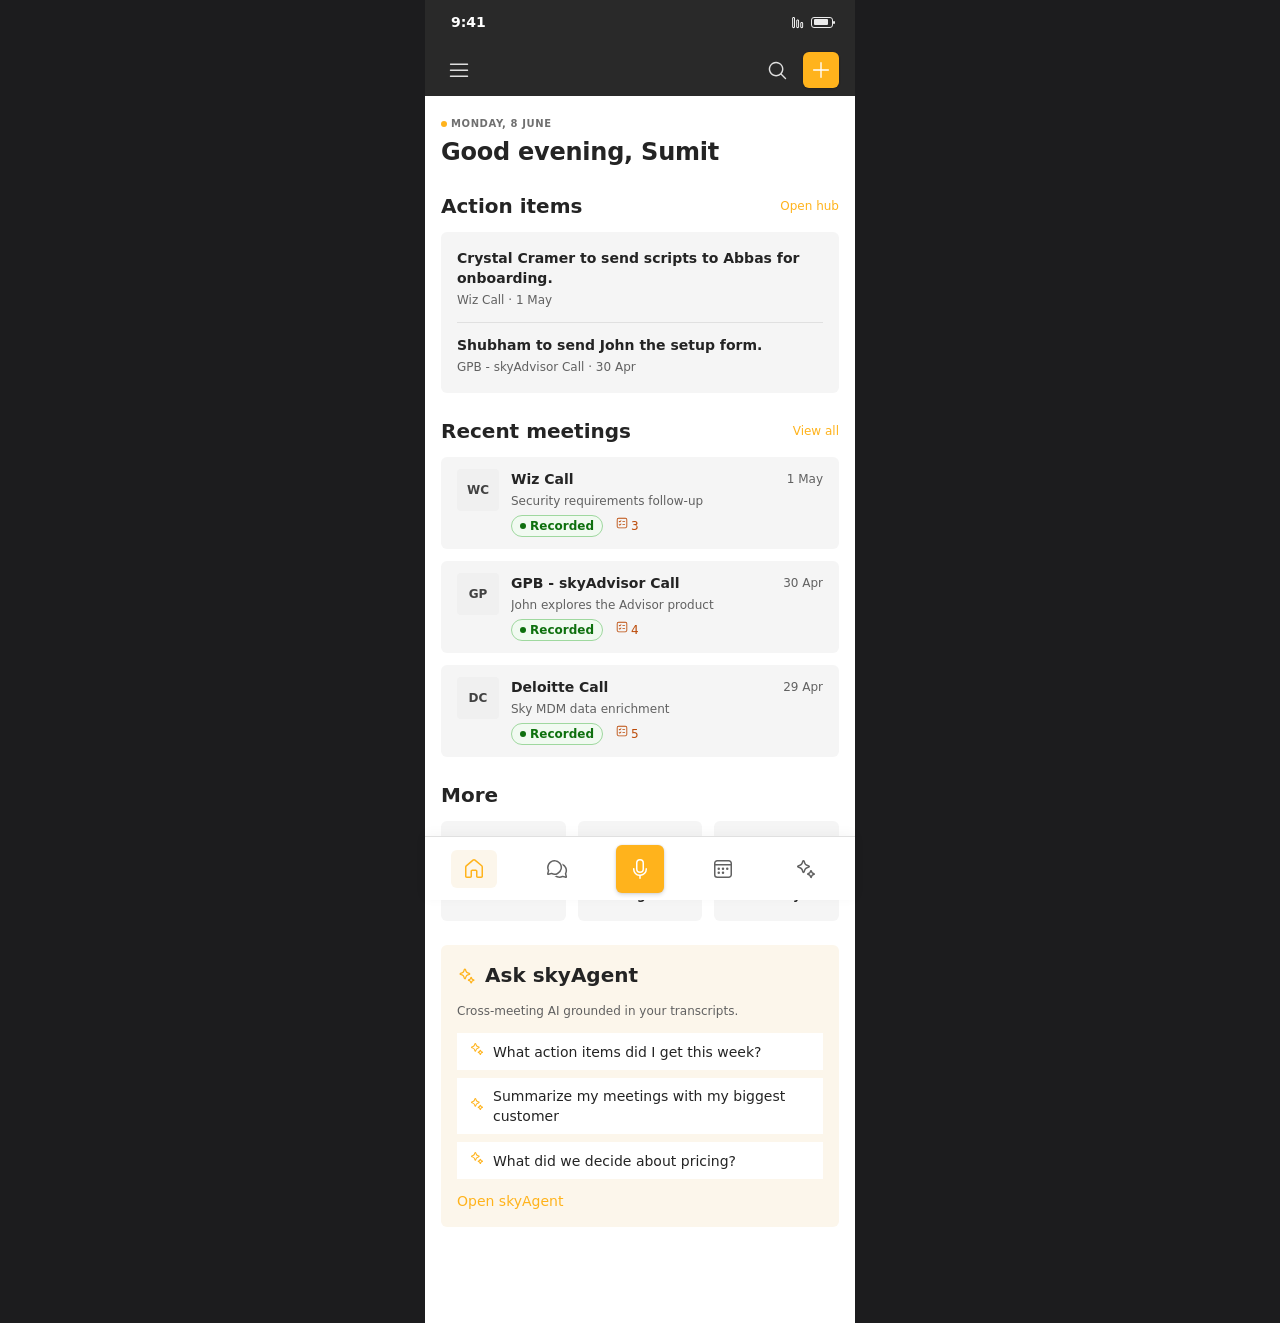
<file: mobile/home.html>
<!DOCTYPE html>
<html lang="en" data-theme="light">
<head>
  <meta charset="UTF-8" />
  <meta name="viewport" content="width=device-width, initial-scale=1.0, maximum-scale=1.0, user-scalable=no" />
  <title>skyNote · Home</title>
  <link rel="stylesheet" href="../app.css" />
  <link rel="stylesheet" href="../skynote.css" />
  <link rel="stylesheet" href="mobile.css" />
</head>
<body data-theme="light" data-mpage="home">
  <div class="m-app">
    <div class="m-content">
      <span class="m-eyebrow"><span class="e-dot"></span> Monday, 8 June</span>
      <h1 class="m-greeting" style="margin-top:var(--space-xxs);font-size:var(--fs-600);line-height:var(--lh-600);">Good evening, Sumit</h1>

      <!-- Action items -->
      <div class="m-sectit"><span class="ch-icon" data-icon="Task List Square Ltr"></span><span class="mst-title">Action items</span><a class="link" href="action-items.html">Open hub</a></div>
      <section class="m-card">
        <a href="action-items.html" style="display:block;text-decoration:none;color:inherit;"><div class="mr-title" style="white-space:normal;">Crystal Cramer to send scripts to Abbas for onboarding.</div><div class="mr-sub">Wiz Call · 1 May</div></a>
        <hr class="divider" style="margin:var(--space-m) 0;" />
        <a href="action-items.html" style="display:block;text-decoration:none;color:inherit;"><div class="mr-title" style="white-space:normal;">Shubham to send John the setup form.</div><div class="mr-sub">GPB - skyAdvisor Call · 30 Apr</div></a>
      </section>

      <!-- Recent meetings -->
      <div class="m-sectit"><span class="ch-icon" data-icon="Chat Multiple"></span><span class="mst-title">Recent meetings</span><a class="link" href="conversations.html">View all</a></div>
      <div class="m-stack">
        <a class="m-row" href="conversation-detail.html"><span class="m-lead is-muted" style="font-size:var(--fs-200);font-weight:var(--weight-semibold);">WC</span><span class="mr-body"><span class="mr-title">Wiz Call</span><span class="mr-sub">Security requirements follow-up</span><span class="mr-meta"><span class="status is-recorded"><span class="dot"></span> Recorded</span><span class="meta-chip is-accent"><span data-icon="Task List Square Ltr" data-size="14"></span> 3</span></span></span><span class="muted num" style="font-size:var(--fs-200);">1 May</span></a>
        <a class="m-row" href="conversation-detail.html"><span class="m-lead is-muted" style="font-size:var(--fs-200);font-weight:var(--weight-semibold);">GP</span><span class="mr-body"><span class="mr-title">GPB - skyAdvisor Call</span><span class="mr-sub">John explores the Advisor product</span><span class="mr-meta"><span class="status is-recorded"><span class="dot"></span> Recorded</span><span class="meta-chip is-accent"><span data-icon="Task List Square Ltr" data-size="14"></span> 4</span></span></span><span class="muted num" style="font-size:var(--fs-200);">30 Apr</span></a>
        <a class="m-row" href="conversation-detail.html"><span class="m-lead is-muted" style="font-size:var(--fs-200);font-weight:var(--weight-semibold);">DC</span><span class="mr-body"><span class="mr-title">Deloitte Call</span><span class="mr-sub">Sky MDM data enrichment</span><span class="mr-meta"><span class="status is-recorded"><span class="dot"></span> Recorded</span><span class="meta-chip is-accent"><span data-icon="Task List Square Ltr" data-size="14"></span> 5</span></span></span><span class="muted num" style="font-size:var(--fs-200);">29 Apr</span></a>
      </div>

      <!-- More -->
      <div class="m-sectit"><span class="mst-title">More</span></div>
      <div class="m-tilegrid">
        <a class="m-tile" href="channels.html"><span class="mt-ic" data-icon="Number Symbol" data-size="22"></span> Channels</a>
        <a class="m-tile" href="insights.html"><span class="mt-ic" data-icon="Data Trending" data-size="22"></span> Insights</a>
        <a class="m-tile" href="library.html"><span class="mt-ic" data-icon="Library" data-size="22"></span> Library</a>
      </div>

      <!-- Ask skyAgent -->
      <section class="m-card" style="margin-top:var(--space-xxl);background:var(--accent-bg-soft);">
        <div class="card-head"><span class="ch-icon" data-icon="Sparkle"></span><span class="ch-title" style="font-size:var(--fs-500);">Ask skyAgent</span></div>
        <p class="muted" style="font-size:var(--fs-200);margin-bottom:var(--space-m);">Cross-meeting AI grounded in your transcripts.</p>
        <div class="m-stack" style="gap:var(--space-s);">
          <a class="ask-chip" href="skyagent.html"><span data-icon="Sparkle" data-size="16"></span> What action items did I get this week?</a>
          <a class="ask-chip" href="skyagent.html"><span data-icon="Sparkle" data-size="16"></span> Summarize my meetings with my biggest customer</a>
          <a class="ask-chip" href="skyagent.html"><span data-icon="Sparkle" data-size="16"></span> What did we decide about pricing?</a>
        </div>
        <div style="margin-top:var(--space-m);"><a class="link" href="skyagent.html">Open skyAgent</a></div>
      </section>
    </div>
  </div>

  <script src="../assets/icons.js"></script>
  <script src="mobile-app.js"></script>
</body>
</html>
</file>
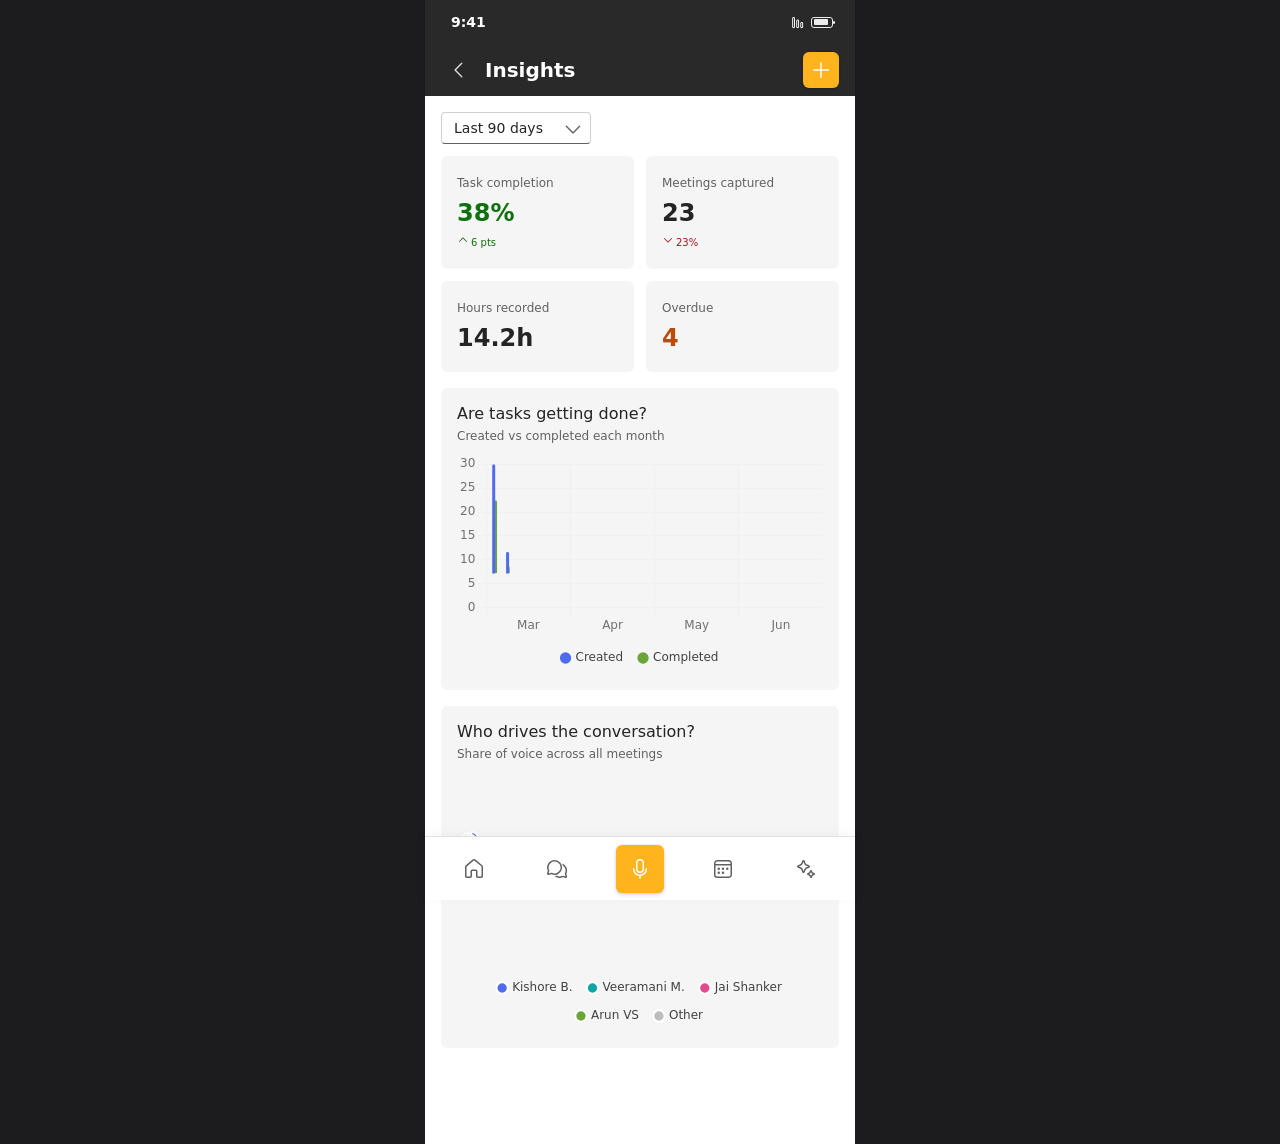
<file: mobile/insights.html>
<!DOCTYPE html>
<html lang="en" data-theme="light">
<head>
  <meta charset="UTF-8" />
  <meta name="viewport" content="width=device-width, initial-scale=1.0, maximum-scale=1.0, user-scalable=no" />
  <title>skyNote · Insights</title>
  <link rel="stylesheet" href="../app.css" />
  <link rel="stylesheet" href="../skynote.css" />
  <link rel="stylesheet" href="mobile.css" />
  <script src="../assets/chart.umd.min.js"></script>
  <script src="../assets/chart-theme.js"></script>
</head>
<body data-theme="light" data-mback="home.html" data-mtitle="Insights">
  <div class="m-app">
    <div class="m-content">
      <span class="dropdown" style="min-width:150px;margin-bottom:var(--space-m);">Last 90 days <span class="dropdown-chevron" data-icon="Chevron Down"></span></span>

      <div style="display:grid;grid-template-columns:1fr 1fr;gap:var(--space-m);">
        <section class="m-card kpi-card"><span class="kpi-label">Task completion</span><div class="kpi-value is-success" style="font-size:var(--fs-600);">38%</div><span class="kpi-delta up"><span data-icon="Chevron Up" data-size="12"></span> 6 pts</span></section>
        <section class="m-card kpi-card"><span class="kpi-label">Meetings captured</span><div class="kpi-value" style="font-size:var(--fs-600);">23</div><span class="kpi-delta down"><span data-icon="Chevron Down" data-size="12"></span> 23%</span></section>
        <section class="m-card kpi-card"><span class="kpi-label">Hours recorded</span><div class="kpi-value" style="font-size:var(--fs-600);">14.2h</div></section>
        <section class="m-card kpi-card"><span class="kpi-label">Overdue</span><div class="kpi-value is-warning" style="font-size:var(--fs-600);">4</div></section>
      </div>

      <section class="m-card" style="margin-top:var(--space-l);">
        <div class="ch-title" style="font-size:var(--fs-400);">Are tasks getting done?</div>
        <div class="chart-q">Created vs completed each month</div>
        <div style="position:relative;height:220px;margin-top:var(--space-s);"><canvas id="c1"></canvas></div>
      </section>
      <section class="m-card" style="margin-top:var(--space-l);">
        <div class="ch-title" style="font-size:var(--fs-400);">Who drives the conversation?</div>
        <div class="chart-q">Share of voice across all meetings</div>
        <div style="position:relative;height:260px;margin-top:var(--space-s);"><canvas id="c2"></canvas></div>
      </section>
    </div>
  </div>

  <script src="../assets/icons.js"></script>
  <script src="mobile-app.js"></script>
  <script>
    window.addEventListener('load', function () {
      if (!window.Chart || !window.SkypointChartTheme) return;
      var t = SkypointChartTheme.apply(Chart), p = t.palette;
      new Chart(document.getElementById('c1'), { type: 'bar', data: { labels: ['Mar', 'Apr', 'May', 'Jun'], datasets: [{ label: 'Created', data: [9, 18, 30, 6], backgroundColor: p[0], borderRadius: 3, maxBarThickness: 18 }, { label: 'Completed', data: [7, 12, 20, 2], backgroundColor: p[3], borderRadius: 3, maxBarThickness: 18 }] }, options: { responsive: true, maintainAspectRatio: false, plugins: { legend: t.legendBottom }, scales: t.scales() } });
      new Chart(document.getElementById('c2'), { type: 'doughnut', data: { labels: ['Kishore B.', 'Veeramani M.', 'Jai Shanker', 'Arun VS', 'Other'], datasets: [{ data: [29, 15, 12, 10, 34], backgroundColor: [p[0], p[1], p[2], p[3], t.neutral], borderColor: t.surface, borderWidth: 2 }] }, options: { responsive: true, maintainAspectRatio: false, cutout: '60%', plugins: { legend: t.legendBottom } } });
    });
  </script>
</body>
</html>
</file>
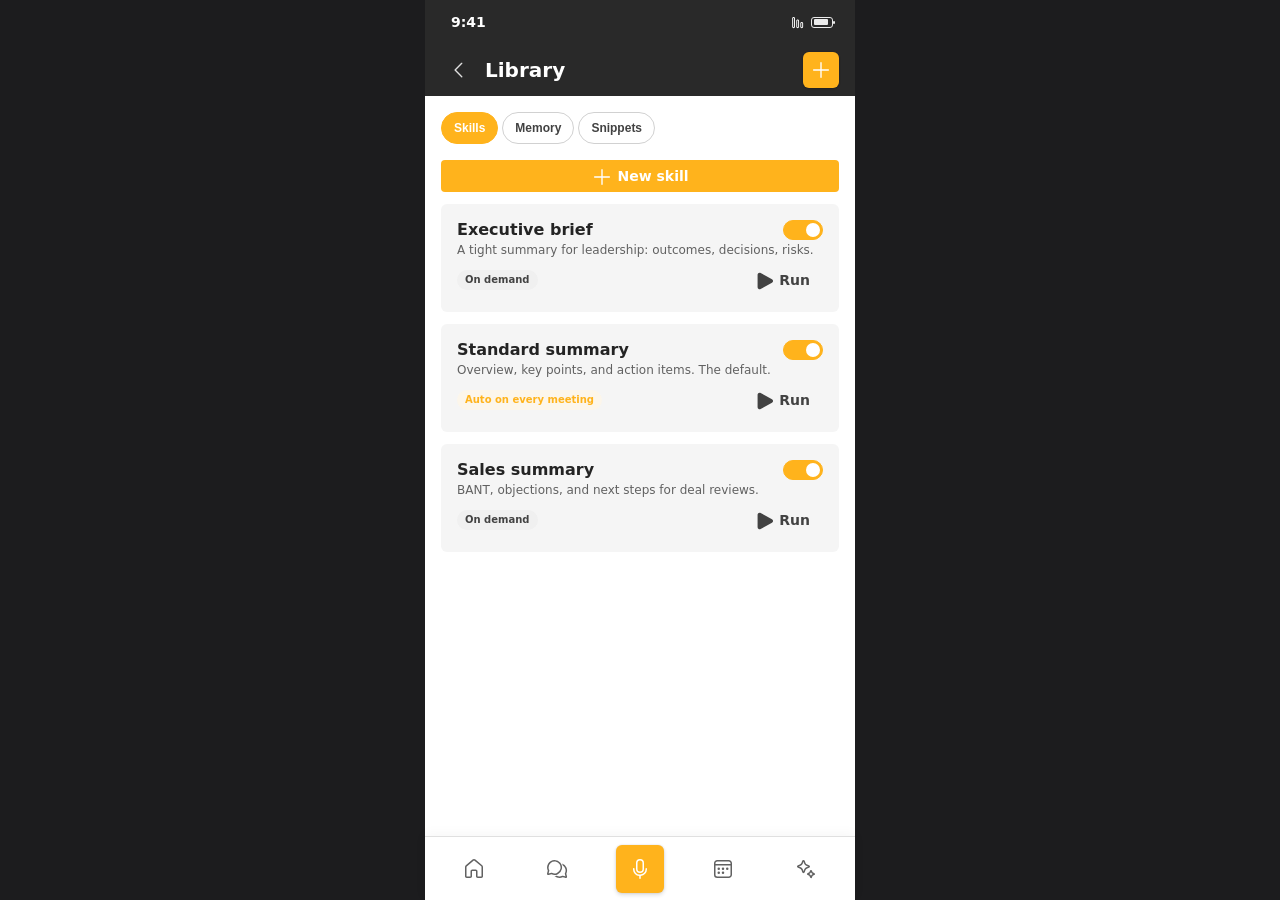
<file: mobile/library.html>
<!DOCTYPE html>
<html lang="en" data-theme="light">
<head>
  <meta charset="UTF-8" />
  <meta name="viewport" content="width=device-width, initial-scale=1.0, maximum-scale=1.0, user-scalable=no" />
  <title>skyNote · Library</title>
  <link rel="stylesheet" href="../app.css" />
  <link rel="stylesheet" href="../skynote.css" />
  <link rel="stylesheet" href="mobile.css" />
</head>
<body data-theme="light" data-mback="home.html" data-mtitle="Library">
  <div class="m-app">
    <div class="m-content">
      <div class="m-tabs" style="margin-bottom:var(--space-m);">
        <button class="m-pill is-active" data-mtab="skills">Skills</button>
        <button class="m-pill" data-mtab="memory">Memory</button>
        <button class="m-pill" data-mtab="snippets">Snippets</button>
      </div>

      <div data-mpanel="skills">
        <button class="btn btn-primary" style="width:100%;justify-content:center;margin-bottom:var(--space-m);"><span class="btn-icon" data-icon="Add"></span> New skill</button>
        <div class="m-stack">
          <section class="m-card"><div class="sk-top"><span class="sk-name">Executive brief</span><label class="switch"><input type="checkbox" checked /></label></div><div class="sk-desc">A tight summary for leadership: outcomes, decisions, risks.</div><div class="sk-foot"><span class="runmode on-demand">On demand</span><span class="spacer"></span><button class="btn btn-subtle"><span class="btn-icon" data-icon="Play" data-variant="f"></span> Run</button></div></section>
          <section class="m-card"><div class="sk-top"><span class="sk-name">Standard summary</span><label class="switch"><input type="checkbox" checked /></label></div><div class="sk-desc">Overview, key points, and action items. The default.</div><div class="sk-foot"><span class="runmode auto">Auto on every meeting</span><span class="spacer"></span><button class="btn btn-subtle"><span class="btn-icon" data-icon="Play" data-variant="f"></span> Run</button></div></section>
          <section class="m-card"><div class="sk-top"><span class="sk-name">Sales summary</span><label class="switch"><input type="checkbox" checked /></label></div><div class="sk-desc">BANT, objections, and next steps for deal reviews.</div><div class="sk-foot"><span class="runmode on-demand">On demand</span><span class="spacer"></span><button class="btn btn-subtle"><span class="btn-icon" data-icon="Play" data-variant="f"></span> Run</button></div></section>
        </div>
      </div>

      <div data-mpanel="memory" hidden>
        <button class="btn btn-primary" style="width:100%;justify-content:center;margin-bottom:var(--space-m);"><span class="btn-icon" data-icon="Add"></span> Add memory</button>
        <section class="m-card">
          <div class="mem-row" style="padding-top:0;"><span class="mem-type-col"><span class="mem-type">Fact</span></span><div class="mem-body"><div class="mem-text">Standard pricing is $499 per seat per year.</div><div class="mem-src">Added manually</div></div></div>
          <div class="mem-row"><span class="mem-type-col"><span class="mem-type">Person</span></span><div class="mem-body"><div class="mem-text">Kishore leads engineering and owns DDAG.</div><div class="mem-src">From OE Sync, 1 Jun</div></div></div>
          <div class="mem-row"><span class="mem-type-col"><span class="mem-type">Glossary</span></span><div class="mem-body"><div class="mem-text">DDAG = Deloitte Data Acquisition Gateway.</div><div class="mem-src">Added manually</div></div></div>
        </section>
      </div>

      <div data-mpanel="snippets" hidden>
        <div class="m-stack">
          <section class="m-card"><div class="snip-quote">"only pending part is setting up the sftp credentials"</div><div class="snip-meta">Veeramani Murugesan</div><a class="cite" href="conversation-detail.html" style="margin-top:var(--space-s);">Best Practices and OE Sync <span class="ts">1:33</span></a></section>
          <section class="m-card"><div class="snip-quote">"SkyVoice processed 900 calls in its first week"</div><div class="snip-meta">Kishore Bhattacharjee</div><a class="cite" href="conversation-detail.html" style="margin-top:var(--space-s);">Best Practices and OE Sync <span class="ts">8:12</span></a></section>
        </div>
      </div>
    </div>
  </div>

  <script src="../assets/icons.js"></script>
  <script src="mobile-app.js"></script>
</body>
</html>
</file>
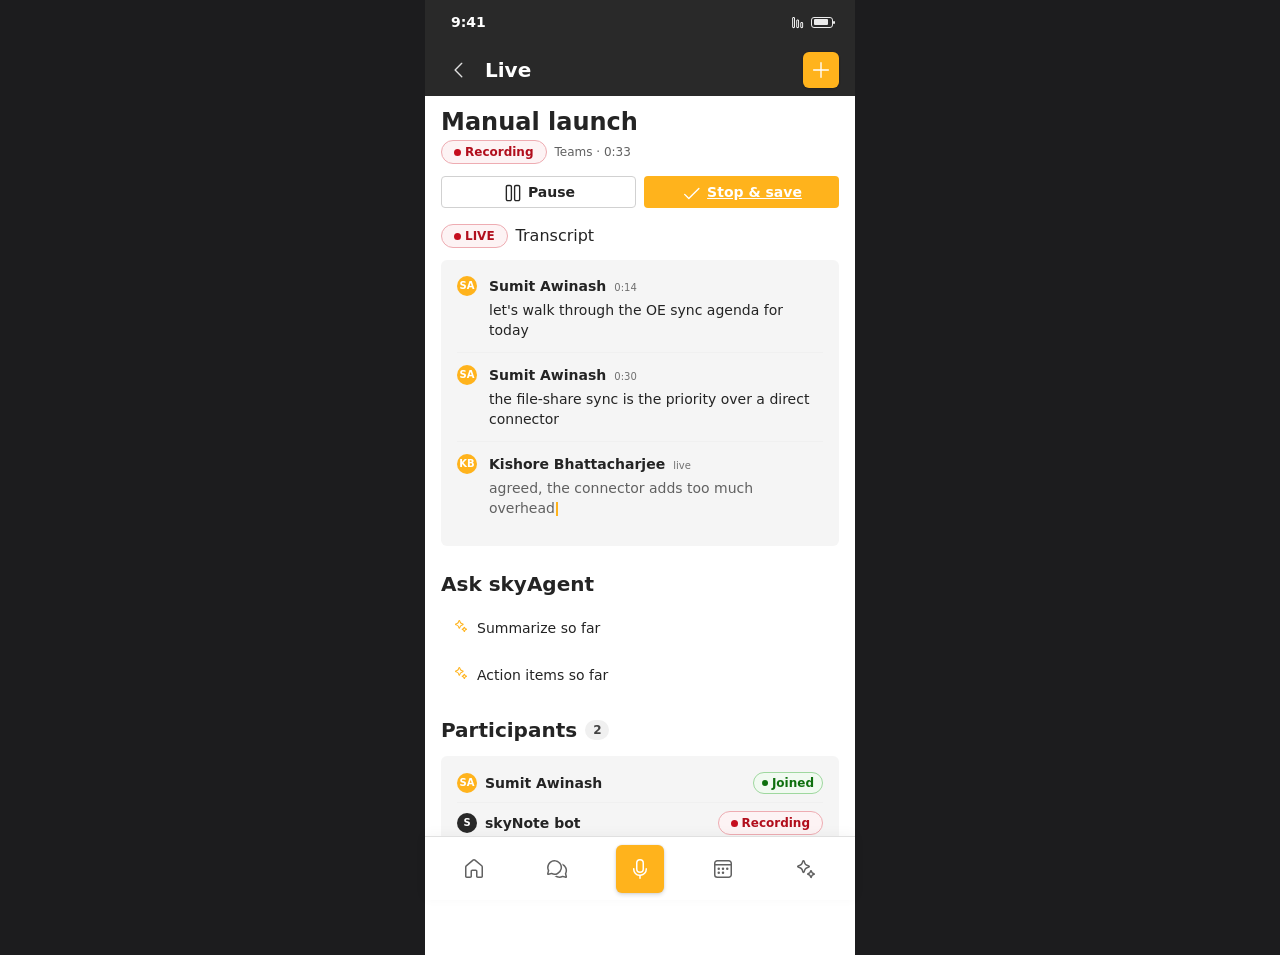
<file: mobile/live.html>
<!DOCTYPE html>
<html lang="en" data-theme="light">
<head>
  <meta charset="UTF-8" />
  <meta name="viewport" content="width=device-width, initial-scale=1.0, maximum-scale=1.0, user-scalable=no" />
  <title>skyNote · Live</title>
  <link rel="stylesheet" href="../app.css" />
  <link rel="stylesheet" href="../skynote.css" />
  <link rel="stylesheet" href="mobile.css" />
</head>
<body data-theme="light" data-mback="conversations.html" data-mtitle="Live">
  <div class="m-app">
    <div class="m-content">
      <h1 style="font-size:var(--fs-600);font-weight:var(--weight-semibold);">Manual launch</h1>
      <div class="row" style="gap:var(--space-s);margin-top:var(--space-s);">
        <span class="live-pill"><span class="ld"></span> Recording</span>
        <span class="muted" style="font-size:var(--fs-200);">Teams · <span id="dur" class="num">0:32</span></span>
      </div>
      <div class="row" style="gap:var(--space-s);margin-top:var(--space-m);">
        <button class="btn btn-secondary" style="flex:1;justify-content:center;"><span class="btn-icon" data-icon="Pause"></span> Pause</button>
        <a class="btn btn-primary" href="conversation-detail.html" style="flex:1;justify-content:center;"><span class="btn-icon" data-icon="Checkmark"></span> Stop &amp; save</a>
      </div>

      <div class="lt-head" style="margin-top:var(--space-l);"><span class="live-pill"><span class="ld"></span> LIVE</span><span class="ch-title" style="font-size:var(--fs-400);">Transcript</span></div>
      <section class="m-card">
        <div class="lu-row" style="padding-top:0;"><span class="avatar is-sm">SA</span><div class="lu-main"><div class="lu-head2"><span class="lu-name">Sumit Awinash</span><span class="lu-time">0:14</span></div><div class="lu-text">let's walk through the OE sync agenda for today</div></div></div>
        <div class="lu-row"><span class="avatar is-sm">SA</span><div class="lu-main"><div class="lu-head2"><span class="lu-name">Sumit Awinash</span><span class="lu-time">0:30</span></div><div class="lu-text">the file-share sync is the priority over a direct connector</div></div></div>
        <div class="lu-row is-partial"><span class="avatar is-sm">KB</span><div class="lu-main"><div class="lu-head2"><span class="lu-name">Kishore Bhattacharjee</span><span class="lu-time">live</span></div><div class="lu-text">agreed, the connector adds too much overhead<span class="lu-caret"></span></div></div></div>
      </section>

      <div class="m-sectit"><span class="ch-icon" data-icon="Sparkle"></span><span class="mst-title">Ask skyAgent</span></div>
      <div class="m-stack">
        <button class="ask-chip"><span data-icon="Sparkle" data-size="16"></span> Summarize so far</button>
        <button class="ask-chip"><span data-icon="Sparkle" data-size="16"></span> Action items so far</button>
      </div>

      <div class="m-sectit"><span class="mst-title">Participants</span><span class="ch-count">2</span></div>
      <section class="m-card">
        <div class="part-row" style="padding-top:0;"><span class="avatar is-sm">SA</span><span class="pr-name">Sumit Awinash</span><span class="status is-recorded"><span class="dot"></span> Joined</span></div>
        <div class="part-row"><span class="avatar is-sm" style="background:var(--bg-inverted);">S</span><span class="pr-name">skyNote bot</span><span class="live-pill"><span class="ld"></span> Recording</span></div>
      </section>
    </div>
  </div>

  <script src="../assets/icons.js"></script>
  <script src="mobile-app.js"></script>
  <script>
    var s = 32, d = document.getElementById('dur');
    setInterval(function () { s++; d.textContent = Math.floor(s / 60) + ':' + (s % 60 < 10 ? '0' : '') + (s % 60); }, 1000);
  </script>
</body>
</html>
</file>
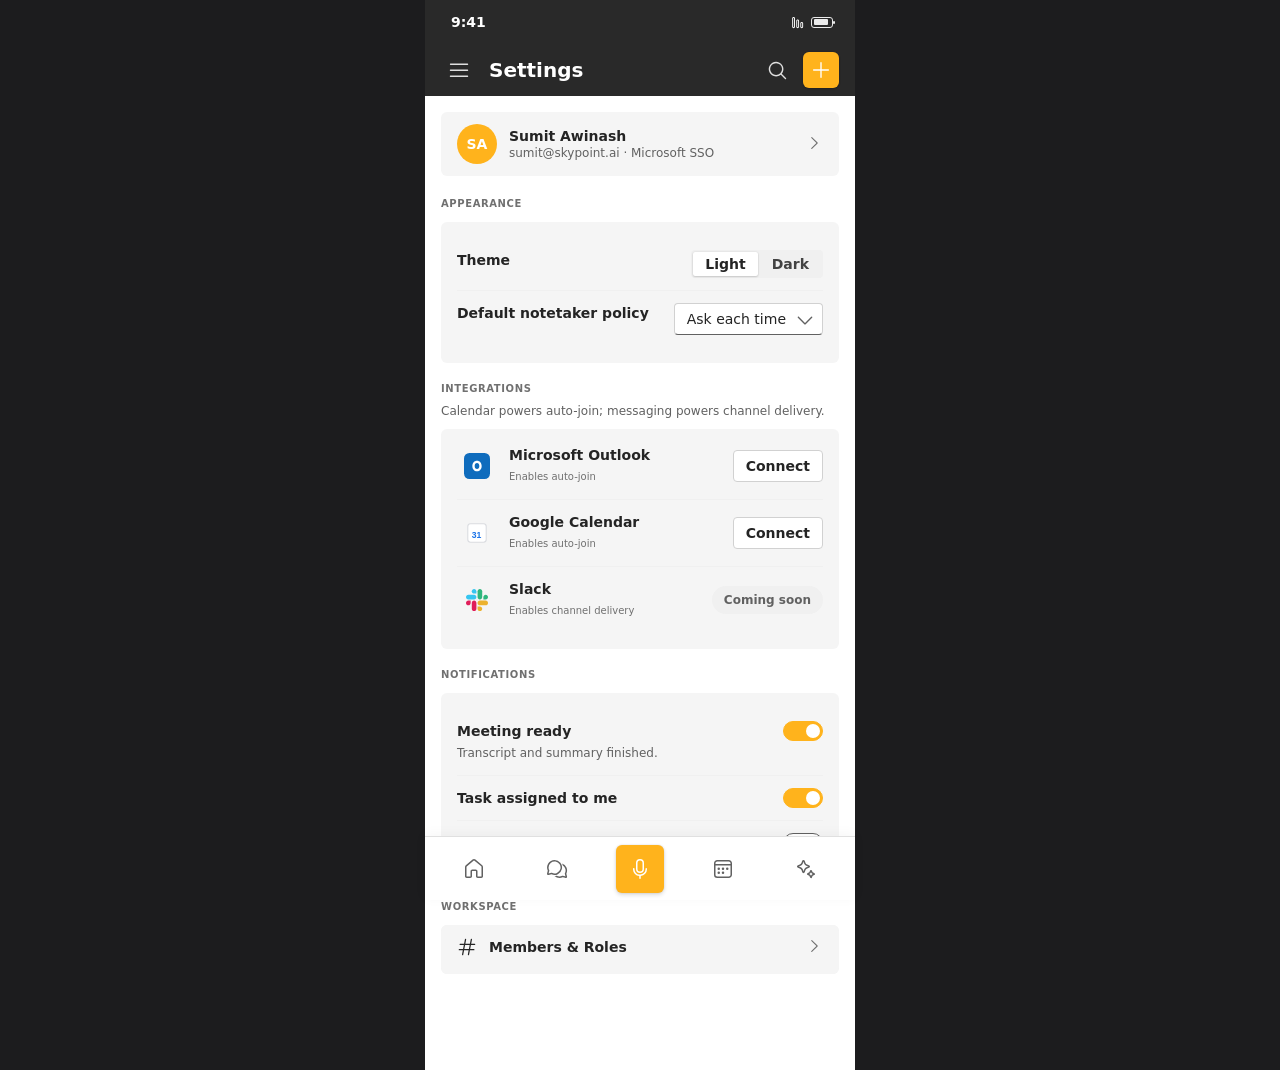
<file: mobile/settings.html>
<!DOCTYPE html>
<html lang="en" data-theme="light">
<head>
  <meta charset="UTF-8" />
  <meta name="viewport" content="width=device-width, initial-scale=1.0, maximum-scale=1.0, user-scalable=no" />
  <title>skyNote · Settings</title>
  <link rel="stylesheet" href="../app.css" />
  <link rel="stylesheet" href="../skynote.css" />
  <link rel="stylesheet" href="mobile.css" />
</head>
<body data-theme="light" data-mpage="settings" data-mtitle="Settings">
  <div class="m-app">
    <div class="m-content">
      <!-- Profile -->
      <button class="m-row" data-sheet="accountSheet" style="align-items:center;margin-bottom:var(--space-l);width:100%;text-align:left;font-family:var(--font-base);cursor:pointer;"><span class="avatar" style="width:40px;height:40px;font-size:var(--fs-300);">SA</span><span class="mr-body"><span class="mr-title">Sumit Awinash</span><span class="mr-sub">sumit@skypoint.ai · Microsoft SSO</span></span><span class="m-chev" data-icon="Chevron Right" data-size="18"></span></button>

      <!-- Appearance -->
      <div class="m-eyebrow">Appearance</div>
      <section class="m-card" style="margin-top:var(--space-s);">
        <div class="set-row" style="border-top:0;"><div class="sr-body"><div class="sr-title">Theme</div></div><div class="seg m-seg" style="margin:0;"><button class="seg-btn is-active" data-theme-opt="light">Light</button><button class="seg-btn" data-theme-opt="dark">Dark</button></div></div>
        <div class="set-row"><div class="sr-body"><div class="sr-title">Default notetaker policy</div></div><span class="dropdown" style="min-width:130px;">Ask each time <span class="dropdown-chevron" data-icon="Chevron Down"></span></span></div>
      </section>

      <!-- Integrations -->
      <div class="m-eyebrow" style="margin-top:var(--space-l);">Integrations</div>
      <p class="muted" style="font-size:var(--fs-200);margin:var(--space-xxs) 0 var(--space-s);">Calendar powers auto-join; messaging powers channel delivery.</p>
      <section class="m-card">
        <div class="integ-row" style="padding-top:0;">
          <span class="integ-logo"><svg viewBox="0 0 24 24" width="26" height="26"><rect width="24" height="24" rx="5" fill="#0F6CBD"/><path d="M12 7.1c-2.55 0-4.3 2-4.3 4.9s1.75 4.9 4.3 4.9 4.3-2 4.3-4.9-1.75-4.9-4.3-4.9Zm0 7.75c-1.32 0-2.15-1.12-2.15-2.85s.83-2.85 2.15-2.85 2.15 1.12 2.15 2.85-.83 2.85-2.15 2.85Z" fill="#fff"/></svg></span>
          <div class="integ-body"><div class="integ-name">Microsoft Outlook</div><div class="integ-enables">Enables auto-join</div></div>
          <button class="btn btn-secondary">Connect</button>
        </div>
        <div class="integ-row">
          <span class="integ-logo"><svg viewBox="0 0 24 24" width="26" height="26"><rect x="3.5" y="3.5" width="17" height="17" rx="2.5" fill="#fff" stroke="#dadce0"/><text x="11.5" y="16.2" font-family="Arial" font-weight="700" font-size="8" fill="#1a73e8" text-anchor="middle">31</text></svg></span>
          <div class="integ-body"><div class="integ-name">Google Calendar</div><div class="integ-enables">Enables auto-join</div></div>
          <button class="btn btn-secondary">Connect</button>
        </div>
        <div class="integ-row">
          <span class="integ-logo"><svg viewBox="0 0 122.8 122.8" width="22" height="22"><path d="M25.8 77.6c0 7.1-5.8 12.9-12.9 12.9S0 84.7 0 77.6s5.8-12.9 12.9-12.9h12.9v12.9z" fill="#E01E5A"/><path d="M32.3 77.6c0-7.1 5.8-12.9 12.9-12.9s12.9 5.8 12.9 12.9v32.3c0 7.1-5.8 12.9-12.9 12.9s-12.9-5.8-12.9-12.9V77.6z" fill="#E01E5A"/><path d="M45.2 25.8c-7.1 0-12.9-5.8-12.9-12.9S38.1 0 45.2 0s12.9 5.8 12.9 12.9v12.9H45.2z" fill="#36C5F0"/><path d="M45.2 32.3c7.1 0 12.9 5.8 12.9 12.9s-5.8 12.9-12.9 12.9H12.9C5.8 58.1 0 52.3 0 45.2s5.8-12.9 12.9-12.9h32.3z" fill="#36C5F0"/><path d="M97 45.2c0-7.1 5.8-12.9 12.9-12.9s12.9 5.8 12.9 12.9-5.8 12.9-12.9 12.9H97V45.2z" fill="#2EB67D"/><path d="M90.5 45.2c0 7.1-5.8 12.9-12.9 12.9s-12.9-5.8-12.9-12.9V12.9C64.7 5.8 70.5 0 77.6 0s12.9 5.8 12.9 12.9v32.3z" fill="#2EB67D"/><path d="M77.6 97c7.1 0 12.9 5.8 12.9 12.9s-5.8 12.9-12.9 12.9-12.9-5.8-12.9-12.9V97h12.9z" fill="#ECB22E"/><path d="M77.6 90.5c-7.1 0-12.9-5.8-12.9-12.9s5.8-12.9 12.9-12.9h32.3c7.1 0 12.9 5.8 12.9 12.9s-5.8 12.9-12.9 12.9H77.6z" fill="#ECB22E"/></svg></span>
          <div class="integ-body"><div class="integ-name">Slack</div><div class="integ-enables">Enables channel delivery</div></div>
          <span class="integ-soon">Coming soon</span>
        </div>
      </section>

      <!-- Notifications -->
      <div class="m-eyebrow" style="margin-top:var(--space-l);">Notifications</div>
      <section class="m-card" style="margin-top:var(--space-s);">
        <div class="set-row" style="border-top:0;"><div class="sr-body"><div class="sr-title">Meeting ready</div><div class="sr-desc">Transcript and summary finished.</div></div><label class="switch"><input type="checkbox" checked /></label></div>
        <div class="set-row"><div class="sr-body"><div class="sr-title">Task assigned to me</div></div><label class="switch"><input type="checkbox" checked /></label></div>
        <div class="set-row"><div class="sr-body"><div class="sr-title">Weekly digest</div></div><label class="switch"><input type="checkbox" /></label></div>
      </section>

      <div class="m-eyebrow" style="margin-top:var(--space-l);">Workspace</div>
      <section class="m-card" style="margin-top:var(--space-s);padding:0;">
        <a class="m-row" href="channels.html" style="border:0;"><span data-icon="Number Symbol" data-size="20"></span><span class="mr-body"><span class="mr-title">Members &amp; Roles</span></span><span class="m-chev" data-icon="Chevron Right" data-size="18"></span></a>
      </section>
    </div>
  </div>

  <script src="../assets/icons.js"></script>
  <script src="mobile-app.js"></script>
  <script>
    function applyTheme(t) { document.documentElement.setAttribute('data-theme', t); try { localStorage.setItem('skynote-theme', t); } catch (e) {} }
    document.querySelectorAll('[data-theme-opt]').forEach(function (b) {
      b.addEventListener('click', function () {
        applyTheme(b.getAttribute('data-theme-opt'));
        document.querySelectorAll('[data-theme-opt]').forEach(function (x) { x.classList.toggle('is-active', x === b); });
      });
    });
  </script>
</body>
</html>
</file>
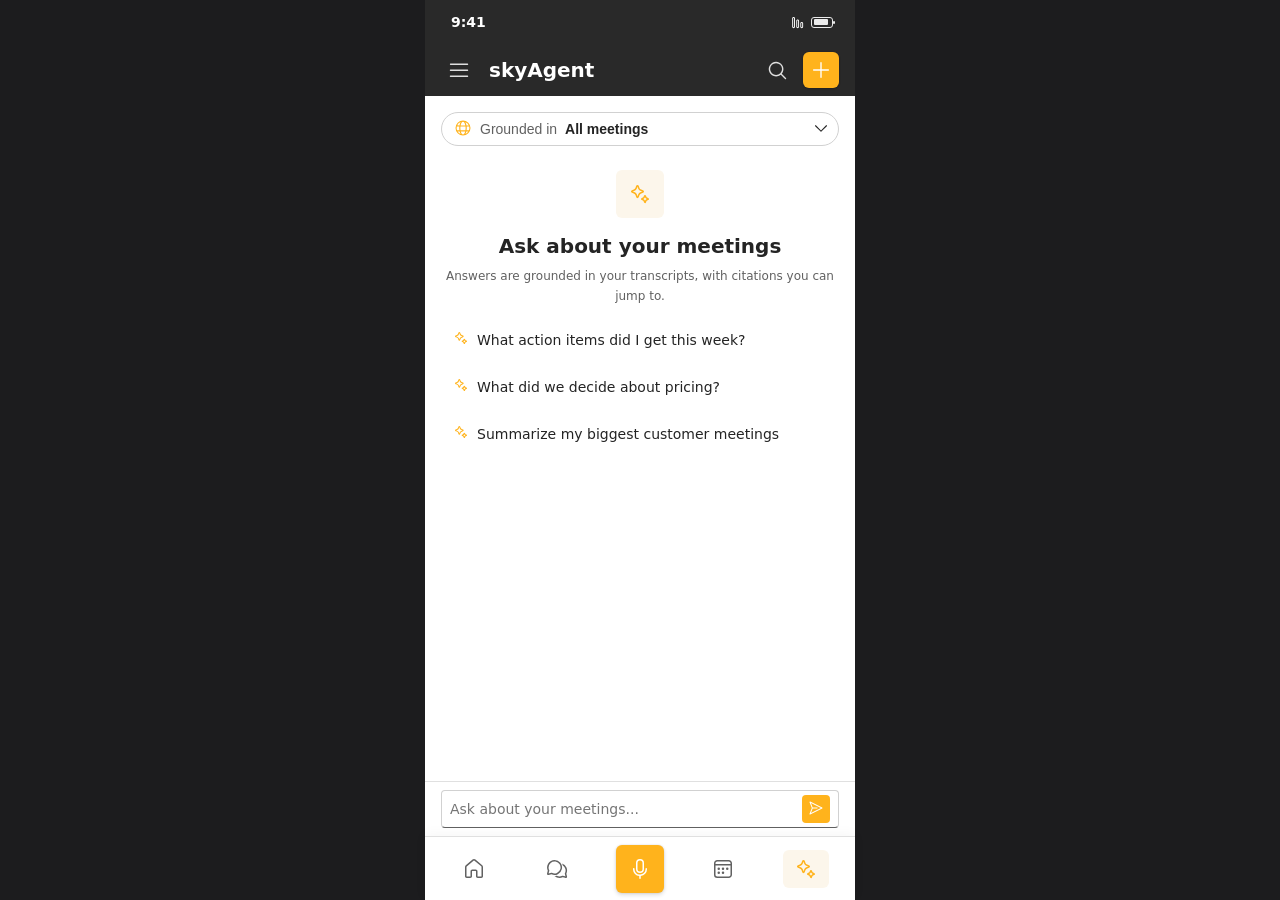
<file: mobile/skyagent.html>
<!DOCTYPE html>
<html lang="en" data-theme="light">
<head>
  <meta charset="UTF-8" />
  <meta name="viewport" content="width=device-width, initial-scale=1.0, maximum-scale=1.0, user-scalable=no" />
  <title>skyNote · skyAgent</title>
  <link rel="stylesheet" href="../app.css" />
  <link rel="stylesheet" href="../skynote.css" />
  <link rel="stylesheet" href="mobile.css" />
</head>
<body data-theme="light" data-mpage="skyagent" data-mtitle="skyAgent">
  <div class="m-app">
    <div class="m-content" style="padding-bottom:170px;">
      <button class="scope-btn" data-sheet="scopeSheet" style="width:100%;justify-content:flex-start;">
        <span class="sb-ic" data-icon="Globe" data-size="18"></span><span class="sb-label">Grounded in</span><span id="scopeName">All meetings</span><span style="margin-left:auto;" data-icon="Chevron Down" data-size="16"></span>
      </button>

      <div id="empty" class="agent-empty" style="margin-top:var(--space-xxl);">
        <div class="ae-art" data-icon="Sparkle" data-size="24"></div>
        <h2 style="font-size:var(--fs-500);">Ask about your meetings</h2>
        <p style="font-size:var(--fs-200);">Answers are grounded in your transcripts, with citations you can jump to.</p>
      </div>
      <div class="m-stack" id="suggests" style="margin-top:var(--space-l);">
        <button class="ask-chip" data-q="What action items did I get this week?"><span data-icon="Sparkle" data-size="16"></span> What action items did I get this week?</button>
        <button class="ask-chip" data-q="What did we decide about pricing?"><span data-icon="Sparkle" data-size="16"></span> What did we decide about pricing?</button>
        <button class="ask-chip" data-q="Summarize my biggest customer meetings"><span data-icon="Sparkle" data-size="16"></span> Summarize my biggest customer meetings</button>
      </div>
      <div id="messages"></div>
    </div>

    <div style="position:fixed;left:0;right:0;bottom:64px;max-width:430px;margin:0 auto;background:var(--bg-surface);border-top:var(--stroke-thin) solid var(--stroke-subtle);padding:var(--space-s) var(--space-l);z-index:15;">
      <div class="ask-input"><input id="composer" placeholder="Ask about your meetings..." /><button class="send-btn" id="sendBtn" aria-label="Send"><span data-icon="Send" data-size="16"></span></button></div>
    </div>
  </div>

  <!-- Scope sheet -->
  <div class="m-sheet-ov" id="scopeSheet" hidden><div class="m-sheet">
    <div class="m-sheet-handle"></div>
    <div class="m-sheet-title">Ground answers in</div>
    <div class="list" style="margin-top:var(--space-s);">
      <div class="list-item is-selected" data-scope="All meetings"><span class="list-check" data-icon="Checkmark" data-size="16"></span><span data-icon="Globe" data-size="16"></span> All meetings</div>
      <div class="list-item" data-scope="Best Practices and OE Sync"><span class="list-check"></span><span data-icon="Chat Multiple" data-size="16"></span> Best Practices and OE Sync</div>
      <div class="list-item" data-scope="GPB - skyAdvisor Call"><span class="list-check"></span><span data-icon="Chat Multiple" data-size="16"></span> GPB - skyAdvisor Call</div>
      <div class="list-item" data-scope="Deloitte Call"><span class="list-check"></span><span data-icon="Chat Multiple" data-size="16"></span> Deloitte Call</div>
    </div>
  </div></div>

  <script src="../assets/icons.js"></script>
  <script src="mobile-app.js"></script>
  <script>
    var scope = 'All meetings';
    document.querySelectorAll('[data-scope]').forEach(function (el) {
      el.addEventListener('click', function () {
        scope = el.getAttribute('data-scope');
        document.getElementById('scopeName').textContent = scope;
        document.querySelectorAll('[data-scope]').forEach(function (x) { x.classList.remove('is-selected'); x.querySelector('.list-check').innerHTML = ''; });
        el.classList.add('is-selected'); el.querySelector('.list-check').innerHTML = window.micon('Checkmark', 16);
        document.getElementById('scopeSheet').hidden = true;
      });
    });
    function send(text) {
      text = (text || document.getElementById('composer').value).trim(); if (!text) return;
      document.getElementById('empty').hidden = true; document.getElementById('suggests').hidden = true;
      var m = document.getElementById('messages');
      m.insertAdjacentHTML('beforeend', '<div class="msg user"><div><div class="bubble">' + text.replace(/</g, '&lt;') + '</div><div class="grounding" style="justify-content:flex-end;"><span data-icon="Globe" data-size="12"></span> ' + scope + '</div></div></div>');
      m.insertAdjacentHTML('beforeend', '<div class="msg assistant"><div><div class="bubble">Based on ' + scope.toLowerCase() + ', the team prioritized a file-share sync to ADLS over a direct connector, and flagged a SkyVoice lead-sync issue to resolve next. The cited moments below have the details.<div class="answer-cites"><a class="cite" href="conversation-detail.html">Best Practices and OE Sync <span class="ts">12:35</span></a></div></div></div></div>');
      if (window.mhydrate) window.mhydrate(m);
      document.getElementById('composer').value = '';
      var c = document.querySelector('.m-content'); c.scrollTop = c.scrollHeight;
    }
    document.getElementById('sendBtn').addEventListener('click', function () { send(); });
    document.getElementById('composer').addEventListener('keydown', function (e) { if (e.key === 'Enter') send(); });
    document.querySelectorAll('#suggests [data-q]').forEach(function (b) { b.addEventListener('click', function () { send(b.getAttribute('data-q')); }); });
  </script>
</body>
</html>
</file>
<file: app.css>
/* ============================================================
   Skypoint Dashboard — layout shell + components
   All values derive from the design system (tokens.css).
   Never hardcode colors/sizes; use the tokens.
   ============================================================ */
@import url("./tokens.css");

* { box-sizing: border-box; margin: 0; padding: 0; }
html, body { height: 100%; }
body {
  font-family: var(--font-base);
  font-size: var(--fs-300);
  line-height: var(--lh-300);
  color: var(--fg-primary);
  background: var(--bg-canvas);
  -webkit-font-smoothing: antialiased;
}

/* ---- App shell: header on top, sidebar + content below ---- */
.app-shell {
  display: grid;
  grid-template-rows: 48px 1fr;
  grid-template-columns: 270px 1fr;
  grid-template-areas:
    "header header"
    "sidebar content";
  height: 100vh;
}

/* ---- Header (full width, end-to-end) ---- */
.app-header {
  grid-area: header;
  background: var(--bg-inverted);
  display: flex;
  align-items: center;
  justify-content: space-between;
  padding: 0 var(--space-l);
  color: var(--fg-on-brand);
}
.app-header .brand { display: flex; align-items: center; gap: var(--space-s); font-size: var(--fs-400); font-weight: var(--weight-bold); }
.app-header .header-right { display: flex; align-items: center; gap: var(--space-m); }
.app-header .icon-btn {
  width: 32px; height: 32px; border-radius: var(--radius-md);
  display: inline-flex; align-items: center; justify-content: center;
  color: var(--fg-on-brand); background: transparent; border: 0; cursor: pointer;
}
.app-header .icon-btn:hover { background: var(--bg-subtle-inverted, rgba(255,255,255,.1)); }
.app-header .header-user { display: flex; align-items: center; gap: var(--space-s); font-size: var(--fs-300); }
.app-header .divider-v { width: 1px; height: 24px; background: rgba(255,255,255,.2); }

/* ---- Sidebar (Navigation) ---- */
.app-sidebar {
  grid-area: sidebar;
  background: var(--bg-muted);
  border-right: var(--stroke-thin) solid var(--stroke-subtle);
  display: flex;
  flex-direction: column;
  padding: var(--space-s) 0;   /* no horizontal padding: nav items bleed edge-to-edge */
  gap: var(--space-xxs);
  overflow-y: auto;
}
.sidebar-toggle {
  width: 32px; height: 32px; border-radius: var(--radius-md);
  display: inline-flex; align-items: center; justify-content: center;
  color: var(--fg-secondary); background: transparent; border: 0; cursor: pointer;
  margin: 0 0 var(--space-xs) var(--space-s);
}
.sidebar-toggle:hover { background: var(--bg-surface-hover); }

/* Sidebar section label */
.nav-section {
  font-size: var(--fs-100); font-weight: var(--weight-semibold);
  letter-spacing: .06em; text-transform: uppercase; color: var(--fg-subtle);
  padding: var(--space-m) var(--space-l) var(--space-xxs);
}

/* Nav item (DS Menu item) — rest blends with sidebar; hover + active are full-width */
.nav-item {
  position: relative;
  display: flex; align-items: center; gap: var(--space-m);
  min-height: 36px; padding: var(--space-s) var(--space-m) var(--space-s) var(--space-l);
  color: var(--fg-primary);
  background: transparent;
  text-decoration: none; cursor: pointer;
  font-size: var(--fs-300);
}
.nav-item .nav-icon { width: 20px; height: 20px; color: var(--fg-secondary); flex: 0 0 auto; }
.nav-item .nav-label { flex: 1; }
.nav-item .nav-chevron { width: 20px; height: 20px; color: var(--fg-tertiary); }
.nav-item:hover { background: var(--bg-surface-hover); }
.nav-item[aria-current="page"],
.nav-item.is-active {
  background: var(--bg-surface);   /* white, full-width edge-to-edge */
  color: var(--accent);
}
.nav-item.is-active .nav-icon { color: var(--accent); }
.nav-item.is-active::before {
  content: ""; position: absolute; left: 0; top: 0; bottom: 0;
  width: 3px; background: var(--accent);
}

/* ---- Content area ---- */
.app-content {
  grid-area: content;
  background: var(--bg-surface);
  display: flex;
  flex-direction: column;
  overflow-y: auto;
}
.content-body {
  flex: 1;
  padding: var(--space-l) var(--space-xxl) var(--space-xxl);
  /* content is ALWAYS left-aligned; never center the page body */
  text-align: left;
}

/* Breadcrumbs (always present) */
.breadcrumbs {
  display: flex; align-items: center; gap: var(--space-xs);
  padding: var(--space-l) var(--space-xxl);
  border-bottom: var(--stroke-thin) solid var(--stroke-subtle);
  font-size: var(--fs-200); line-height: var(--lh-200);
}
.breadcrumbs a { color: var(--fg-tertiary); text-decoration: none; padding: 2px 6px; border-radius: var(--radius-md); }
.breadcrumbs a:hover { background: var(--bg-surface-hover); }
.breadcrumbs .sep { color: var(--fg-tertiary); display: inline-flex; }
.breadcrumbs .current { color: var(--fg-primary); font-weight: var(--weight-semibold); }

/* Page header: title + description */
.page-header { margin-bottom: var(--space-xl); }
.page-header h1 { font-size: var(--fs-700); line-height: var(--lh-700); font-weight: var(--weight-semibold); }
.page-header p { margin-top: var(--space-xs); color: var(--fg-tertiary); font-size: var(--fs-300); line-height: var(--lh-300); }

/* Footer */
.app-footer {
  padding: var(--space-l) var(--space-xxl);
  border-top: var(--stroke-thin) solid var(--stroke-subtle);
  color: var(--fg-tertiary); font-size: var(--fs-200);
}
.app-footer a { color: var(--accent-fg); text-decoration: none; }

/* ============================================================
   Components (from components.md specs)
   ============================================================ */

/* Button */
.btn {
  display: inline-flex; align-items: center; gap: var(--space-snudge);
  height: 32px; padding: 0 var(--space-m);
  border-radius: var(--radius-md);
  font-family: var(--font-base); font-size: var(--fs-300); line-height: var(--lh-300);
  font-weight: var(--weight-semibold);
  border: var(--stroke-thin) solid transparent; cursor: pointer; white-space: nowrap;
}
.btn .btn-icon { width: 20px; height: 20px; }
.btn-primary   { background: var(--accent); color: var(--fg-on-brand); }
.btn-primary:hover { background: var(--accent-hover); }
.btn-secondary { background: var(--bg-surface); color: var(--fg-primary); border-color: var(--stroke-default); }
.btn-secondary:hover { background: var(--bg-surface-hover); }
.btn-outline   { background: transparent; color: var(--fg-primary); border-color: var(--stroke-default); }
.btn-outline:hover { background: var(--bg-surface-hover); }
.btn-subtle    { background: transparent; color: var(--fg-secondary); }
.btn-subtle:hover { background: var(--bg-surface-hover); }

/* Card */
.card {
  background: var(--bg-surface);
  border: var(--stroke-thin) solid var(--stroke-subtle);
  border-radius: var(--radius-md);
  padding: var(--space-xl);
  display: flex; flex-direction: column;
}
.card.is-raised { box-shadow: var(--shadow-4); }

/* Avatar */
.avatar {
  width: 28px; height: 28px; border-radius: var(--radius-circular);
  background: var(--accent); color: var(--fg-on-brand);
  display: inline-flex; align-items: center; justify-content: center;
  font-weight: var(--weight-semibold); font-size: var(--fs-200);
  flex: 0 0 auto;
}

/* Badge */
.badge {
  display: inline-flex; align-items: center; gap: var(--space-xxs);
  padding: 0 var(--space-snudge); border-radius: var(--radius-circular);
  background: var(--accent); color: var(--fg-on-brand);
  font-size: var(--fs-200); font-weight: var(--weight-semibold);
}
.badge.is-success { background: var(--success-accent); }

/* Empty state — the ONLY block allowed to center its contents */
.empty-state {
  display: flex; flex-direction: column; align-items: center; text-align: center;
  gap: var(--space-m); padding: var(--space-xxxl);
}
.empty-state .empty-art {
  width: 96px; height: 96px; border-radius: var(--radius-lg);
  border: var(--stroke-thin) solid var(--stroke-subtle);
  display: inline-flex; align-items: center; justify-content: center;
  position: relative; background: var(--bg-surface);
}
.empty-state h2 { font-size: var(--fs-500); line-height: var(--lh-500); font-weight: var(--weight-semibold); }
.empty-state p { color: var(--fg-tertiary); max-width: 420px; }
.empty-state .empty-hint { color: var(--fg-tertiary); font-size: var(--fs-200); }

/* ============================================================
   FORM & INPUT
   ============================================================ */

/* Field wrapper: label + control + hint */
.field { display: flex; flex-direction: column; gap: var(--space-xs); }
.field-label { font-size: var(--fs-300); font-weight: var(--weight-semibold); color: var(--fg-primary); }
.field-label .req { color: var(--danger-accent); margin-left: 2px; }
.field-hint { font-size: var(--fs-200); color: var(--fg-tertiary); }
.field-hint.is-error { color: var(--danger-fg); }

/* Text input / select / textarea */
.input, .select, .textarea {
  width: 100%; min-height: 32px;
  font-family: var(--font-base); font-size: var(--fs-300); line-height: var(--lh-300);
  color: var(--fg-primary);
  background: var(--bg-surface);
  border: var(--stroke-thin) solid var(--stroke-default);
  border-bottom-color: var(--stroke-accessible);
  border-radius: var(--radius-md);
  padding: 0 var(--space-s);
}
.textarea { min-height: 64px; padding: var(--space-snudge) var(--space-s); resize: vertical; line-height: var(--lh-300); }
.input::placeholder, .textarea::placeholder { color: var(--fg-subtle); }
.input:focus, .select:focus, .textarea:focus {
  outline: none;
  border-bottom: var(--stroke-thick) solid var(--accent);
  padding-bottom: 0;
}
.input:disabled, .select:disabled, .textarea:disabled { background: var(--bg-disabled); color: var(--fg-disabled); }
.select { appearance: none; background-image: none; padding-right: var(--space-xl); }

/* Spin button = input with steppers */
.spin-button { display: inline-flex; align-items: stretch; }
.spin-button .input { border-radius: var(--radius-md) 0 0 var(--radius-md); }
.spin-button .steppers { display: flex; flex-direction: column; border: var(--stroke-thin) solid var(--stroke-default); border-left: 0; border-radius: 0 var(--radius-md) var(--radius-md) 0; }
.spin-button .steppers button { flex: 1; width: 24px; border: 0; background: var(--bg-surface); color: var(--fg-secondary); cursor: pointer; }
.spin-button .steppers button:hover { background: var(--bg-surface-hover); }

/* Checkbox & Radio */
.checkbox, .radio { display: inline-flex; align-items: center; gap: var(--space-xs); cursor: pointer; font-size: var(--fs-300); color: var(--fg-primary); }
.checkbox input, .radio input { appearance: none; margin: 0; width: 16px; height: 16px; border: var(--stroke-thin) solid var(--stroke-accessible); background: var(--bg-surface); cursor: pointer; display: inline-grid; place-content: center; }
.checkbox input { border-radius: var(--radius-sm); }
.radio input { border-radius: var(--radius-circular); }
.checkbox input:checked, .radio input:checked { background: var(--accent); border-color: var(--accent); }
.checkbox input:checked::after { content: ""; width: 10px; height: 10px; clip-path: polygon(14% 44%, 0 65%, 50% 100%, 100% 16%, 80% 0%, 43% 62%); background: var(--fg-on-brand); }
.radio input:checked::after { content: ""; width: 6px; height: 6px; border-radius: var(--radius-circular); background: var(--fg-on-brand); }

/* Switch */
.switch { display: inline-flex; align-items: center; gap: var(--space-s); cursor: pointer; }
.switch input { appearance: none; margin: 0; width: 40px; height: 20px; border-radius: var(--radius-circular); background: var(--bg-surface); border: var(--stroke-thin) solid var(--stroke-accessible); position: relative; cursor: pointer; transition: background .1s; }
.switch input::after { content: ""; position: absolute; top: 2px; left: 2px; width: 14px; height: 14px; border-radius: var(--radius-circular); background: var(--stroke-accessible); transition: transform .1s, background .1s; }
.switch input:checked { background: var(--accent); border-color: var(--accent); }
.switch input:checked::after { transform: translateX(20px); background: var(--fg-on-brand); }

/* Slider */
.slider { -webkit-appearance: none; appearance: none; width: 100%; height: 4px; border-radius: var(--radius-circular); background: var(--bg-emphasis); outline: none; }
.slider::-webkit-slider-thumb { -webkit-appearance: none; width: 16px; height: 16px; border-radius: var(--radius-circular); background: var(--accent); cursor: pointer; }
.slider::-moz-range-thumb { width: 16px; height: 16px; border: 0; border-radius: var(--radius-circular); background: var(--accent); cursor: pointer; }

/* ============================================================
   DATA & FEEDBACK
   ============================================================ */

/* Tabs (horizontal) */
.tabs { display: flex; gap: var(--space-xs); border-bottom: var(--stroke-thin) solid var(--stroke-subtle); }
.tab { position: relative; padding: var(--space-s) var(--space-m); background: transparent; border: 0; cursor: pointer; font-size: var(--fs-300); font-weight: var(--weight-semibold); color: var(--fg-secondary); }
.tab:hover { color: var(--fg-primary); }
.tab.is-active { color: var(--fg-primary); }
.tab.is-active::after { content: ""; position: absolute; left: var(--space-m); right: var(--space-m); bottom: -1px; height: 2px; border-radius: var(--radius-circular); background: var(--accent); }

/* Tag (pill) */
.tag { display: inline-flex; align-items: center; gap: var(--space-xxs); height: 20px; padding: 0 var(--space-s); border-radius: var(--radius-circular); background: var(--accent-bg-soft); color: var(--fg-secondary); border: var(--stroke-thin) solid transparent; font-size: var(--fs-200); }
.tag .tag-dismiss { cursor: pointer; color: var(--fg-tertiary); display: inline-flex; }

/* Toast */
.toast { display: flex; gap: var(--space-m); padding: var(--space-m); background: var(--bg-surface); border: var(--stroke-thin) solid var(--stroke-subtle); border-radius: var(--radius-md); box-shadow: var(--shadow-16); max-width: 360px; }
.toast .toast-title { font-size: var(--fs-300); font-weight: var(--weight-semibold); }
.toast .toast-body { font-size: var(--fs-200); color: var(--fg-tertiary); }

/* Message bar */
.message-bar { display: flex; align-items: center; gap: var(--space-s); min-height: 36px; padding: var(--space-xs) var(--space-m); border-radius: var(--radius-md); border: var(--stroke-thin) solid var(--stroke-default); background: var(--bg-canvas); color: var(--fg-primary); font-size: var(--fs-200); }
.message-bar .mb-icon { width: 20px; height: 20px; flex: 0 0 auto; }
.message-bar.is-success { background: var(--success-bg); border-color: var(--success-stroke); }
.message-bar.is-success .mb-icon { color: var(--success-accent); }
.message-bar.is-warning { background: var(--warning-bg); border-color: var(--warning-stroke); }
.message-bar.is-warning .mb-icon { color: var(--warning-accent); }
.message-bar.is-danger  { background: var(--danger-bg);  border-color: var(--danger-stroke); }
.message-bar.is-danger .mb-icon { color: var(--danger-accent); }

/* Progress bar */
.progress { width: 100%; height: 4px; border-radius: var(--radius-circular); background: var(--bg-emphasis); overflow: hidden; }
.progress > .progress-fill { height: 100%; background: var(--accent); border-radius: var(--radius-circular); }

/* Spinner */
.spinner { display: inline-flex; align-items: center; gap: var(--space-s); }
.spinner .spin { width: 20px; height: 20px; border-radius: var(--radius-circular); border: 2px solid var(--bg-emphasis); border-top-color: var(--accent); animation: spskel-spin .8s linear infinite; }
@keyframes spskel-spin { to { transform: rotate(360deg); } }

/* Skeleton */
.skeleton { background: var(--bg-stencil); border-radius: var(--radius-md); position: relative; overflow: hidden; }
.skeleton::after { content: ""; position: absolute; inset: 0; transform: translateX(-100%); background: linear-gradient(90deg, transparent, rgba(255,255,255,.45), transparent); animation: spskel-shimmer 1.4s infinite; }
@keyframes spskel-shimmer { to { transform: translateX(100%); } }

/* Tooltip */
.tooltip { background: var(--bg-surface); color: var(--fg-primary); border: var(--stroke-thin) solid var(--stroke-subtle); border-radius: var(--radius-md); padding: var(--space-snudge) var(--space-m); box-shadow: var(--shadow-8); font-size: var(--fs-200); max-width: 240px; }

/* Persona */
.persona { display: inline-flex; align-items: center; gap: var(--space-mnudge); }
.persona .persona-text { display: flex; flex-direction: column; }
.persona .persona-name { font-size: var(--fs-400); font-weight: var(--weight-semibold); color: var(--fg-primary); }
.persona .persona-sub { font-size: var(--fs-200); color: var(--fg-tertiary); }

/* ============================================================
   CONTAINERS & OVERLAYS
   ============================================================ */

/* Overlay backdrop for dialog/modal/drawer */
.overlay { position: fixed; inset: 0; background: var(--bg-overlay); display: flex; align-items: center; justify-content: center; z-index: 1000; }

/* Dialog */
.dialog { width: min(600px, 92vw); background: var(--bg-surface); border-radius: var(--radius-xl); box-shadow: var(--shadow-28); padding: var(--space-xxl); display: flex; flex-direction: column; gap: var(--space-s); }
.dialog-title { font-size: var(--fs-500); line-height: var(--lh-500); font-weight: var(--weight-semibold); }
.dialog-body { font-size: var(--fs-300); color: var(--fg-secondary); }
.dialog-footer { display: flex; justify-content: flex-end; gap: var(--space-s); margin-top: var(--space-s); }

/* Modal (larger dialog) */
.modal { width: min(850px, 94vw); max-height: 90vh; overflow: auto; background: var(--bg-surface); border-radius: var(--radius-xl); box-shadow: var(--shadow-28); }

/* Drawer (side panel) */
.drawer { position: fixed; top: 0; right: 0; height: 100vh; width: min(592px, 90vw); background: var(--bg-surface); box-shadow: var(--shadow-16); padding: var(--space-xxl); overflow-y: auto; z-index: 1000; }
.drawer.is-left { right: auto; left: 0; }

/* Popover (floating surface) */
.popover { background: var(--bg-surface); border: var(--stroke-thin) solid var(--stroke-subtle); border-radius: var(--radius-md); box-shadow: var(--shadow-16); padding: var(--space-m); }

/* Accordion */
.accordion-item { border-bottom: var(--stroke-thin) solid var(--stroke-subtle); }
.accordion-header { display: flex; align-items: center; gap: var(--space-s); width: 100%; padding: var(--space-m) var(--space-mnudge); background: transparent; border: 0; cursor: pointer; font-size: var(--fs-300); font-weight: var(--weight-semibold); color: var(--fg-primary); text-align: left; }
.accordion-header .acc-chevron { transition: transform .12s; }
.accordion-header[aria-expanded="true"] .acc-chevron { transform: rotate(90deg); }
.accordion-panel { padding: 0 var(--space-mnudge) var(--space-m) calc(var(--space-mnudge) + 20px); font-size: var(--fs-300); color: var(--fg-secondary); }

/* Divider */
.divider { border: 0; border-top: var(--stroke-thin) solid var(--stroke-subtle); margin: var(--space-m) 0; }
.divider.is-vertical { border-top: 0; border-left: var(--stroke-thin) solid var(--stroke-subtle); height: auto; align-self: stretch; margin: 0 var(--space-m); }

/* Link */
.link { color: var(--accent-fg); text-decoration: none; font-size: var(--fs-300); }
.link:hover { text-decoration: underline; }

/* Tree */
.tree { display: flex; flex-direction: column; }
.tree-item { display: flex; align-items: center; gap: var(--space-xs); min-height: 32px; padding: 0 var(--space-s); border-radius: var(--radius-md); color: var(--fg-tertiary); cursor: pointer; font-size: var(--fs-300); }
.tree-item:hover { background: var(--bg-surface-hover); }
.tree-item .tree-chevron { width: 20px; height: 20px; color: var(--fg-tertiary); }
.tree-item.is-selected { background: var(--bg-surface-selected); color: var(--fg-primary); }
.tree-children { padding-left: var(--space-xl); }

/* Toolbar */
.toolbar { display: flex; align-items: center; gap: var(--space-xs); min-height: 32px; padding: var(--space-xxs); border-radius: var(--radius-md); background: var(--bg-surface); }
.toolbar .toolbar-spacer { flex: 1; }

/* Info button (icon-only) */
.info-btn { width: 20px; height: 20px; display: inline-flex; align-items: center; justify-content: center; border: 0; background: transparent; border-radius: var(--radius-md); color: var(--fg-tertiary); cursor: pointer; }
.info-btn:hover { background: var(--bg-surface-hover); }

/* Dropdown */
.dropdown { display: inline-flex; align-items: center; justify-content: space-between; gap: var(--space-s); min-width: 180px; height: 32px; padding: 0 var(--space-s) 0 var(--space-m); background: var(--bg-surface); border: var(--stroke-thin) solid var(--stroke-default); border-bottom-color: var(--stroke-accessible); border-radius: var(--radius-md); color: var(--fg-primary); font-size: var(--fs-300); cursor: pointer; }
.dropdown:hover { background: var(--bg-surface-hover); }
.dropdown:focus-within, .dropdown.is-focus { border-color: var(--accent); outline: none; }
.dropdown .dropdown-chevron { width: 20px; height: 20px; color: var(--fg-tertiary); transition: transform .12s; }
.dropdown[aria-expanded="true"] .dropdown-chevron { transform: rotate(180deg); }
.dropdown-menu { background: var(--bg-surface); border: var(--stroke-thin) solid var(--stroke-subtle); border-radius: var(--radius-md); box-shadow: var(--shadow-16); padding: var(--space-xs); display: flex; flex-direction: column; gap: 2px; min-width: 180px; }
.list-item { display: flex; align-items: center; gap: var(--space-s); min-height: 32px; padding: var(--space-snudge) var(--space-s); border-radius: var(--radius-md); color: var(--fg-primary); font-size: var(--fs-300); cursor: pointer; }
.list-item:hover { background: var(--bg-surface-hover); }
.list-item.is-selected { color: var(--fg-primary); }
.list-item.is-selected .list-check { color: var(--accent); }
.list-item.is-disabled { color: var(--fg-disabled); pointer-events: none; }
.list-item.is-header { font-size: var(--fs-200); font-weight: var(--weight-semibold); color: var(--fg-tertiary); pointer-events: none; }
.list-item .list-check { width: 16px; height: 16px; }
</file>
<file: skynote.css>
/* ============================================================
   skyNote — app-specific shared components (built on the DS).
   All values bind to tokens. No raw color/spacing literals.
   ============================================================ */

/* ---- Header: search + actions (product persistent shell) ---- */
.app-header { gap: var(--space-l); }
/* Header stays a dark bar in both themes (bg-inverted flips to white in dark) */
html[data-theme="dark"] .app-header { background: var(--bg-subtle); border-bottom: var(--stroke-thin) solid var(--stroke-faint); }
/* Brand logo (skyNote light wordmark) */
.app-header .brand { text-decoration: none; }
.brand-logo { height: 30px; width: auto; display: block; }
.hsearch {
  flex: 1; max-width: 520px; display: flex; align-items: center; gap: var(--space-s);
  height: 32px; padding: 0 var(--space-m);
  background: rgba(255,255,255,.08); border-radius: var(--radius-md);
  color: rgba(255,255,255,.7);
}
.hsearch input {
  flex: 1; border: 0; background: transparent; outline: none;
  color: var(--fg-on-brand); font-family: var(--font-base); font-size: var(--fs-300);
}
.hsearch input::placeholder { color: rgba(255,255,255,.55); }
.header-right .btn-primary { height: 32px; }

/* ---- Sidebar collapse ---- */
.app-shell.is-collapsed { grid-template-columns: 56px 1fr; }
.app-shell.is-collapsed .nav-label { display: none; }
.app-shell.is-collapsed .nav-item { justify-content: center; padding-left: 0; padding-right: 0; }

/* ---- Generic layout helpers ---- */
.row { display: flex; align-items: center; gap: var(--space-s); }
.row.wrap { flex-wrap: wrap; }
.between { justify-content: space-between; }
.spacer { flex: 1; }
.stack { display: flex; flex-direction: column; gap: var(--space-l); }
.stack.tight { gap: var(--space-s); }
.muted { color: var(--fg-tertiary); }
.subtle { color: var(--fg-subtle); }
.num { font-variant-numeric: tabular-nums; }

/* Page actions row (sits under the page header) */
.page-actions { display: flex; align-items: center; gap: var(--space-s); margin-bottom: var(--space-l); }
.eyebrow { display: inline-flex; align-items: center; gap: var(--space-xs); font-size: var(--fs-200);
  font-weight: var(--weight-semibold); letter-spacing: .04em; text-transform: uppercase; color: var(--fg-subtle); }
.eyebrow .e-dot { width: 6px; height: 6px; border-radius: 50%; background: var(--accent); }

/* ---- Card head (icon + title + trailing link) ---- */
.card-head { display: flex; align-items: center; gap: var(--space-s); margin-bottom: var(--space-m); }
.card-head .ch-icon { width: 20px; height: 20px; color: var(--accent); display: inline-flex; }
.card-head .ch-title { font-size: var(--fs-500); line-height: var(--lh-500); font-weight: var(--weight-semibold); }
.card-head .ch-link { margin-left: auto; }
.ch-count { display: inline-flex; align-items: center; height: 20px; padding: 0 var(--space-s);
  border-radius: var(--radius-circular); background: var(--bg-muted); color: var(--fg-secondary);
  font-size: var(--fs-200); font-weight: var(--weight-semibold); }

/* ---- Two-column page grid (main + right rail) ---- */
.page-grid { display: grid; grid-template-columns: minmax(0,1fr) 340px; gap: var(--space-l); align-items: start; }
@media (max-width: 1120px) { .page-grid { grid-template-columns: 1fr; } }

/* ---- Status badge (color + dot + label; never color alone) ---- */
.status { display: inline-flex; align-items: center; gap: var(--space-xs); height: 22px; padding: 0 var(--space-s);
  border-radius: var(--radius-circular); font-size: var(--fs-200); font-weight: var(--weight-semibold);
  border: var(--stroke-thin) solid transparent; }
.status .dot { width: 6px; height: 6px; border-radius: 50%; background: currentColor; }
.status.is-recorded   { background: var(--success-bg); color: var(--success-fg); border-color: var(--success-stroke); }
.status.is-live       { background: var(--danger-bg);  color: var(--danger-fg);  border-color: var(--danger-stroke); }
.status.is-processing { background: var(--warning-bg); color: var(--warning-fg); border-color: var(--warning-stroke); }
.status.is-scheduled  { background: var(--bg-muted);   color: var(--fg-secondary); border-color: var(--stroke-subtle); }
.status.is-failed     { background: var(--danger-bg);  color: var(--danger-fg);  border-color: var(--danger-stroke); }

/* ---- List rows (recent conversations / generic) ---- */
.list { display: flex; flex-direction: column; }
.list-row { display: flex; align-items: center; gap: var(--space-m); padding: var(--space-m) 0;
  border-top: var(--stroke-thin) solid var(--stroke-faint);
  text-decoration: none; color: inherit; }
a.list-row:hover .lr-title { color: var(--accent); }
.list-row:first-child { border-top: 0; }
.list-row .lr-body { flex: 1; min-width: 0; }
.list-row .lr-title { font-size: var(--fs-300); font-weight: var(--weight-semibold); color: var(--fg-primary); }
.list-row .lr-sub { font-size: var(--fs-200); color: var(--fg-tertiary); margin-top: 2px;
  white-space: nowrap; overflow: hidden; text-overflow: ellipsis; }
.list-row .lr-meta { display: flex; align-items: center; gap: var(--space-m); margin-top: var(--space-xs); }
.meta-chip { display: inline-flex; align-items: center; gap: var(--space-xxs); font-size: var(--fs-200); color: var(--fg-tertiary); }
.meta-chip svg { width: 14px; height: 14px; }
.meta-chip.is-accent { color: var(--warning-fg); }

/* ---- Glance / action-item rows (right rail) ---- */
.glance-item { padding: var(--space-s) 0; border-top: var(--stroke-thin) solid var(--stroke-faint); }
.glance-item:first-child { border-top: 0; }
.glance-item .gi-text { font-size: var(--fs-300); color: var(--fg-primary); }
.glance-item .gi-src { font-size: var(--fs-200); color: var(--fg-tertiary); margin-top: 2px; }

/* ---- Ask skyAgent suggestion chips ---- */
.ask-card { background: var(--accent-bg-soft); border-color: var(--stroke-faint); }
.ask-chip { display: flex; align-items: center; gap: var(--space-s); width: 100%; text-align: left;
  padding: var(--space-s) var(--space-m); background: var(--bg-surface);
  border: var(--stroke-thin) solid var(--stroke-subtle); border-radius: var(--radius-md);
  color: var(--fg-primary); font-size: var(--fs-300); font-family: var(--font-base); cursor: pointer;
  text-decoration: none; }
.ask-chip:hover { background: var(--bg-surface-hover); }
.ask-chip svg { width: 16px; height: 16px; color: var(--accent); flex: 0 0 auto; }

/* ---- Empty tile (inline, smaller than full empty-state) ---- */
.empty-tile { display: flex; flex-direction: column; align-items: center; text-align: center;
  gap: var(--space-s); padding: var(--space-xxl); border: var(--stroke-thin) dashed var(--stroke-default);
  border-radius: var(--radius-md); background: var(--bg-subtle); }
.empty-tile .et-art { width: 48px; height: 48px; border-radius: var(--radius-lg); background: var(--accent-bg-soft);
  display: inline-flex; align-items: center; justify-content: center; color: var(--accent); }
.empty-tile h3 { font-size: var(--fs-400); font-weight: var(--weight-semibold); }
.empty-tile p { color: var(--fg-tertiary); font-size: var(--fs-200); max-width: 360px; }

/* ---- Dialog head (title + close) ---- */
.dlg-head { display: flex; align-items: flex-start; justify-content: space-between; gap: var(--space-m); }
.dialog .icon-btn { color: var(--fg-tertiary); }
.dialog .icon-btn:hover { background: var(--bg-surface-hover); }

/* ---- Segmented control (capture modes) ---- */
.seg { display: inline-flex; gap: var(--space-xxs); padding: var(--space-xxs);
  background: var(--bg-muted); border-radius: var(--radius-md); margin: var(--space-s) 0; }
.seg-btn { display: inline-flex; align-items: center; gap: var(--space-xs); padding: var(--space-xs) var(--space-m);
  border: 0; background: transparent; border-radius: var(--radius-sm); cursor: pointer;
  font-family: var(--font-base); font-size: var(--fs-300); font-weight: var(--weight-semibold); color: var(--fg-secondary); }
.seg-btn svg { width: 18px; height: 18px; }
.seg-btn.is-active { background: var(--bg-surface); color: var(--fg-primary); box-shadow: var(--shadow-2); }
.seg-panel { display: flex; flex-direction: column; gap: var(--space-m); padding: var(--space-s) 0; }
.record-stage { display: flex; flex-direction: column; align-items: center; gap: var(--space-m); padding: var(--space-l) 0; }
.record-dot { width: 72px; height: 72px; border-radius: 50%; border: 0; cursor: pointer;
  background: var(--accent); color: var(--fg-on-brand); display: inline-flex; align-items: center; justify-content: center; }
.record-dot:hover { background: var(--accent-hover); }

/* ---- Stat line under page header ---- */
.stat-line { display: flex; flex-wrap: wrap; gap: var(--space-s); color: var(--fg-tertiary);
  font-size: var(--fs-200); margin-top: var(--space-xs); }
.stat-line .num { color: var(--fg-secondary); font-weight: var(--weight-semibold); }

/* ---- Tabs with counts ---- */
.tab .tcount { display: inline-flex; align-items: center; justify-content: center; min-width: 18px; height: 18px;
  margin-left: var(--space-xs); padding: 0 5px; border-radius: var(--radius-circular);
  background: var(--bg-muted); color: var(--fg-tertiary); font-size: var(--fs-100); font-weight: var(--weight-semibold); }
.tab.is-active .tcount { background: var(--accent-bg-soft); color: var(--accent-fg); }

/* ---- Conversations toolbar ---- */
.conv-toolbar { display: flex; flex-direction: column; gap: var(--space-m); margin: var(--space-l) 0; }
.search-wide { display: flex; align-items: center; gap: var(--space-s); height: 36px; padding: 0 var(--space-m);
  border: var(--stroke-thin) solid var(--stroke-default); border-bottom-color: var(--stroke-accessible);
  border-radius: var(--radius-md); background: var(--bg-surface); color: var(--fg-subtle); }
.search-wide input { flex: 1; border: 0; outline: none; background: transparent; color: var(--fg-primary);
  font-family: var(--font-base); font-size: var(--fs-300); }
.filter-row { display: flex; align-items: center; gap: var(--space-s); flex-wrap: wrap; }
.filter-row .fr-label { font-size: var(--fs-200); color: var(--fg-tertiary); margin-right: var(--space-xxs); }
.folder-chip { display: inline-flex; align-items: center; gap: var(--space-xs); height: 28px; padding: 0 var(--space-m);
  border-radius: var(--radius-circular); border: var(--stroke-thin) solid var(--stroke-default);
  background: var(--bg-surface); color: var(--fg-secondary); font-size: var(--fs-200); cursor: pointer; }
.folder-chip.is-active { background: var(--accent-bg-soft); border-color: var(--accent); color: var(--accent-fg); font-weight: var(--weight-semibold); }
.folder-chip.is-dashed { border-style: dashed; }
.folder-chip svg { width: 14px; height: 14px; }

/* ---- Conversation list rows ---- */
.conv-group-label { font-size: var(--fs-300); font-weight: var(--weight-semibold); color: var(--fg-primary);
  margin: var(--space-l) 0 var(--space-xs); display: flex; align-items: baseline; gap: var(--space-s); }
.conv-group-label .cgl-count { font-size: var(--fs-200); color: var(--fg-tertiary); font-weight: var(--weight-regular); }
.conv-row { display: flex; align-items: center; gap: var(--space-m); padding: var(--space-m) var(--space-s);
  border-top: var(--stroke-thin) solid var(--stroke-faint); text-decoration: none; color: inherit; border-radius: var(--radius-md); }
.conv-row:hover { background: var(--bg-surface-hover); }
.conv-row .cr-time { width: 92px; flex: 0 0 auto; }
.cr-time .cr-date { font-size: var(--fs-300); font-weight: var(--weight-semibold); }
.cr-time .cr-dur { font-size: var(--fs-200); color: var(--fg-tertiary); }
.conv-row .cr-body { flex: 1; min-width: 0; }
.cr-titlerow { display: flex; align-items: center; gap: var(--space-s); }
.cr-title { font-size: var(--fs-300); font-weight: var(--weight-semibold); color: var(--fg-primary);
  white-space: nowrap; overflow: hidden; text-overflow: ellipsis; }
.conv-row:hover .cr-title { color: var(--accent); }
.cr-sub { display: flex; align-items: center; gap: var(--space-m); margin-top: var(--space-xxs);
  font-size: var(--fs-200); color: var(--fg-tertiary); }
.cr-sub .persona-sm { display: inline-flex; align-items: center; gap: var(--space-xs); }
.avatar.is-sm { width: 20px; height: 20px; font-size: var(--fs-100); }

/* ---- Right rail: mini calendar + month stats ---- */
.rail { display: flex; flex-direction: column; gap: var(--space-l); }
.mini-cal .mc-head { display: flex; align-items: center; justify-content: space-between; margin-bottom: var(--space-s); }
.mc-head .mc-title { font-size: var(--fs-200); color: var(--fg-tertiary); }
.mc-head .mc-title b { color: var(--accent-fg); }
.mc-nav { display: inline-flex; gap: var(--space-xxs); }
.mc-grid { display: grid; grid-template-columns: repeat(7, 1fr); gap: 2px; }
.mc-dow { text-align: center; font-size: var(--fs-100); color: var(--fg-subtle); padding: var(--space-xxs) 0; }
.mc-day { display: flex; align-items: center; justify-content: center; height: 28px; border-radius: var(--radius-md);
  font-size: var(--fs-200); color: var(--fg-secondary); cursor: pointer; }
.mc-day:hover { background: var(--bg-surface-hover); }
.mc-day.is-muted { color: var(--fg-disabled); }
.mc-day.is-selected { background: var(--accent); color: var(--fg-on-accent); font-weight: var(--weight-semibold); }
.stat-rows .stat-row { display: flex; align-items: center; justify-content: space-between;
  padding: var(--space-m) 0; border-top: var(--stroke-thin) solid var(--stroke-faint); }
.stat-rows .stat-row:first-child { border-top: 0; }
.sr-label { font-size: var(--fs-300); color: var(--fg-secondary); }
.sr-right { text-align: right; }
.sr-value { font-size: var(--fs-500); line-height: var(--lh-500); font-weight: var(--weight-semibold); font-variant-numeric: tabular-nums; }
.sr-delta { display: inline-flex; align-items: center; gap: 2px; font-size: var(--fs-100); color: var(--danger-fg); }
.sr-delta.is-up { color: var(--success-fg); }
.sr-delta svg { width: 12px; height: 12px; }

/* ---- Recorded/Shared inline tag ---- */
.tag-quiet { background: var(--bg-muted); color: var(--fg-secondary); border: var(--stroke-thin) solid var(--stroke-subtle); }

/* ============================================================
   CONVERSATION DETAIL
   ============================================================ */
.conv-detail-head { display: flex; flex-direction: column; gap: var(--space-s); margin-bottom: var(--space-l); }
.cdh-top { display: flex; align-items: flex-start; gap: var(--space-s); flex-wrap: wrap; }
.cdh-title { font-size: var(--fs-700); line-height: var(--lh-700); font-weight: var(--weight-semibold); }
.cdh-actions { display: flex; gap: var(--space-s); margin-left: auto; flex-wrap: wrap; }
.cdh-meta { display: flex; align-items: center; gap: var(--space-m); flex-wrap: wrap; color: var(--fg-tertiary); font-size: var(--fs-200); }
.cdh-meta .dotsep { color: var(--stroke-default); }

/* anchored popover */
.pop-wrap { position: relative; display: inline-flex; }
.pop-wrap > .popover { position: absolute; top: calc(100% + 6px); right: 0; z-index: 60; min-width: 240px; display: none; }
.pop-wrap.is-open > .popover { display: block; }

/* Overview */
.ov-stack { display: flex; flex-direction: column; gap: var(--space-l); }
.ov-h { display: flex; align-items: center; gap: var(--space-xs); font-size: var(--fs-200); font-weight: var(--weight-semibold);
  letter-spacing: .04em; text-transform: uppercase; color: var(--fg-subtle); margin-bottom: var(--space-s); }
.ov-h svg { width: 16px; height: 16px; color: var(--accent); }
.ov-grid { display: grid; grid-template-columns: 1fr 1fr; gap: var(--space-l); }
@media (max-width: 900px) { .ov-grid { grid-template-columns: 1fr; } }
.takeaways { display: flex; flex-direction: column; gap: var(--space-s); }
.takeaways li { list-style: none; padding-left: var(--space-l); position: relative; font-size: var(--fs-300); color: var(--fg-secondary); }
.takeaways li::before { content: ""; position: absolute; left: 0; top: 7px; width: 6px; height: 6px; border-radius: 50%; background: var(--accent); }
.takeaways li b { color: var(--fg-primary); }
.decisions { display: flex; flex-direction: column; gap: var(--space-s); }
.decisions .dec { display: flex; gap: var(--space-s); font-size: var(--fs-300); color: var(--fg-secondary); }
.decisions .dec svg { width: 16px; height: 16px; color: var(--accent); flex: 0 0 auto; margin-top: 2px; }
.highlight { border-left: var(--stroke-thick) solid var(--accent); padding: var(--space-xs) var(--space-m); margin-bottom: var(--space-m); }
.highlight .hq { font-style: italic; color: var(--fg-secondary); font-size: var(--fs-300); }
.highlight .hc { font-size: var(--fs-100); color: var(--fg-subtle); text-transform: uppercase; letter-spacing: .04em; margin-top: var(--space-xxs); }
.chips { display: flex; flex-wrap: wrap; gap: var(--space-s); }
.chip-ts { display: inline-flex; align-items: center; gap: var(--space-xs); height: 26px; padding: 0 var(--space-m); border-radius: var(--radius-circular);
  background: var(--accent-bg-soft); color: var(--fg-secondary); font-size: var(--fs-200); cursor: pointer; }
.chip-ts .ts { font-variant-numeric: tabular-nums; color: var(--accent-fg); font-weight: var(--weight-semibold); }
.topic-chip { display: inline-flex; align-items: center; height: 26px; padding: 0 var(--space-m); border-radius: var(--radius-circular);
  background: var(--bg-muted); color: var(--fg-secondary); font-size: var(--fs-200); }

/* Action items (grouped) */
.ai-group { padding: var(--space-m) 0; border-top: var(--stroke-thin) solid var(--stroke-faint); }
.ai-group:first-child { border-top: 0; }
.ai-assignee { display: flex; align-items: center; gap: var(--space-s); margin-bottom: var(--space-s); }
.ai-assignee .ai-count { font-size: var(--fs-200); color: var(--fg-tertiary); }
.ai-item { display: flex; align-items: flex-start; gap: var(--space-s); padding: var(--space-xs) 0 var(--space-xs) var(--space-xl); font-size: var(--fs-300); color: var(--fg-secondary); }

/* Transcript */
.player { background: var(--bg-inverted); border-radius: var(--radius-md); padding: var(--space-m); color: #fff;
  display: flex; align-items: center; gap: var(--space-m); margin-bottom: var(--space-l); }
html[data-theme="dark"] .player { background: #000; }
.player .play-btn { width: 40px; height: 40px; border-radius: 50%; border: 0; background: var(--accent); color: var(--fg-on-accent);
  display: inline-flex; align-items: center; justify-content: center; cursor: pointer; flex: 0 0 auto; }
.player .pl-time { font-variant-numeric: tabular-nums; font-size: var(--fs-200); color: rgba(255,255,255,.85); }
.player .pl-track { flex: 1; height: 4px; border-radius: 999px; background: rgba(255,255,255,.25); position: relative; }
.player .pl-track::after { content: ""; position: absolute; left: 0; top: 0; bottom: 0; width: 8%; background: var(--accent); border-radius: 999px; }
.player .pl-stats { display: flex; gap: var(--space-m); font-size: var(--fs-100); color: rgba(255,255,255,.7); }
.transcript-toolbar { display: flex; align-items: center; gap: var(--space-s); margin-bottom: var(--space-m); flex-wrap: wrap; }
.transcript-toolbar .tt-count { margin-left: auto; font-size: var(--fs-200); color: var(--fg-tertiary); }
.t-turn { display: flex; gap: var(--space-m); padding: var(--space-s) 0; border-top: var(--stroke-thin) solid var(--stroke-faint); }
.t-turn:first-child { border-top: 0; }
.t-turn .t-time { width: 44px; flex: 0 0 auto; font-size: var(--fs-200); color: var(--fg-subtle); font-variant-numeric: tabular-nums; }
.t-turn .t-spk { font-size: var(--fs-200); font-weight: var(--weight-semibold); color: var(--fg-secondary); }
.t-turn .t-text { font-size: var(--fs-300); color: var(--fg-primary); }

/* People — share of voice */
.sov-bar { display: flex; height: 12px; border-radius: var(--radius-circular); overflow: hidden; margin: var(--space-s) 0 var(--space-l); }
.sov-bar > span { height: 100%; }
.spk-row { display: flex; align-items: center; gap: var(--space-m); padding: var(--space-s) 0; border-top: var(--stroke-thin) solid var(--stroke-faint); }
.spk-row:first-child { border-top: 0; }
.spk-row .spk-dot { width: 10px; height: 10px; border-radius: 50%; flex: 0 0 auto; }
.spk-row .spk-name { font-size: var(--fs-300); font-weight: var(--weight-semibold); color: var(--fg-primary); }
.spk-row .spk-sub { font-size: var(--fs-200); color: var(--fg-tertiary); }
.spk-row .spk-pct { margin-left: auto; font-variant-numeric: tabular-nums; font-weight: var(--weight-semibold); }
.tag-active { background: var(--accent-bg-soft); color: var(--accent-fg); border: var(--stroke-thin) solid transparent; font-weight: var(--weight-semibold); }

/* Activity events */
.ev-row { display: flex; align-items: center; gap: var(--space-m); padding: var(--space-s) 0; border-top: var(--stroke-thin) solid var(--stroke-faint); font-size: var(--fs-200); }
.ev-row:first-child { border-top: 0; }
.ev-row .ev-time { width: 56px; color: var(--fg-subtle); font-variant-numeric: tabular-nums; }
.ev-row .ev-actor { font-weight: var(--weight-semibold); color: var(--fg-primary); }
.ev-row .ev-type { color: var(--fg-tertiary); }
.ev-row .ev-dot { width: 8px; height: 8px; border-radius: 50%; background: var(--success-accent); flex: 0 0 auto; }
.kv { display: grid; grid-template-columns: 200px 1fr; gap: var(--space-xs) var(--space-l); font-size: var(--fs-300); }
.kv dt { color: var(--fg-tertiary); }
.kv dd { color: var(--fg-primary); }

/* Share modal sub-tabs reuse .tabs; link row */
.share-row { display: flex; align-items: center; gap: var(--space-s); padding: var(--space-m); border: var(--stroke-thin) solid var(--stroke-subtle); border-radius: var(--radius-md); }
.share-row .sr-ico { width: 36px; height: 36px; border-radius: 50%; background: var(--bg-muted); display: inline-flex; align-items: center; justify-content: center; color: var(--fg-secondary); flex: 0 0 auto; }
.section-label { font-size: var(--fs-200); font-weight: var(--weight-semibold); letter-spacing: .04em; text-transform: uppercase; color: var(--fg-subtle); margin: var(--space-m) 0 var(--space-xs); }
.share-list { display: flex; flex-direction: column; }
.share-person { display: flex; align-items: center; gap: var(--space-s); padding: var(--space-s) 0; }
.share-person .sr-ico { width: 28px; height: 28px; border-radius: 50%; background: var(--bg-muted); display: inline-flex; align-items: center; justify-content: center; color: var(--fg-secondary); flex: 0 0 auto; }
.share-person .lr-body { flex: 1; min-width: 0; }
.share-access { display: flex; align-items: center; gap: var(--space-s); padding: var(--space-s); border: var(--stroke-thin) solid var(--stroke-subtle); border-radius: var(--radius-md); }
.share-access .sr-ico { width: 36px; height: 36px; border-radius: 50%; background: var(--success-bg); color: var(--success-accent); display: inline-flex; align-items: center; justify-content: center; flex: 0 0 auto; }

/* ============================================================
   REPLAY WORKSPACE (conversation detail)
   ============================================================ */
.replay-grid { display: grid; grid-template-columns: minmax(0, 1.65fr) minmax(300px, 1fr); gap: var(--space-l); align-items: start; }
@media (max-width: 1100px) { .replay-grid { grid-template-columns: 1fr; } }

/* Stage (player) */
.stage { background: var(--bg-inverted); border-radius: var(--radius-lg); overflow: hidden; }
html[data-theme="dark"] .stage { background: #000; border: var(--stroke-thin) solid var(--stroke-faint); }
.stage-video { position: relative; aspect-ratio: 16 / 9; display: flex; align-items: center; justify-content: center; }
.stage-badge { position: absolute; top: var(--space-m); left: var(--space-m); display: inline-flex; align-items: center; gap: var(--space-xs);
  height: 24px; padding: 0 var(--space-s); border-radius: var(--radius-circular); background: rgba(0,0,0,.55); color: #fff; font-size: var(--fs-100); font-weight: var(--weight-semibold); }
.stage-badge svg { width: 14px; height: 14px; }
.stage-toggle { position: absolute; top: var(--space-m); right: var(--space-m); display: inline-flex; gap: 2px; padding: 2px; border-radius: var(--radius-md); background: rgba(0,0,0,.45); }
.stage-toggle button { display: inline-flex; align-items: center; gap: var(--space-xs); height: 26px; padding: 0 var(--space-s); border: 0; background: transparent; color: rgba(255,255,255,.8); font-family: var(--font-base); font-size: var(--fs-100); font-weight: var(--weight-semibold); border-radius: var(--radius-sm); cursor: pointer; }
.stage-toggle button svg { width: 14px; height: 14px; }
.stage-toggle button.is-active { background: rgba(255,255,255,.18); color: #fff; }
/* mock shared screen */
.screen-doc { width: 78%; background: var(--bg-surface); border-radius: var(--radius-md); box-shadow: var(--shadow-16); padding: var(--space-l); display: flex; flex-direction: column; gap: var(--space-m); }
.screen-doc .sd-title { height: 12px; width: 46%; border-radius: var(--radius-sm); background: var(--fg-secondary); }
.screen-doc .sd-rows { display: flex; flex-direction: column; gap: var(--space-s); }
.screen-doc .sd-bar { height: 8px; border-radius: var(--radius-sm); background: var(--bg-stencil); }
.screen-doc .sd-chart { display: flex; align-items: flex-end; gap: var(--space-s); height: 64px; margin-top: var(--space-xs); }
.screen-doc .sd-chart i { display: block; width: 16px; border-radius: var(--radius-sm) var(--radius-sm) 0 0; }
.pip { position: absolute; right: var(--space-m); bottom: var(--space-m); width: 116px; height: 66px; border-radius: var(--radius-md);
  background: #2b2b2b; border: 2px solid rgba(255,255,255,.85); display: flex; align-items: center; justify-content: center; color: #fff; }
.pip .avatar { width: 32px; height: 32px; }
.pip .pip-live { position: absolute; left: 6px; top: 6px; display: inline-flex; align-items: center; gap: 3px; font-size: 9px; color: #fff; }
.pip .pip-live .dot { width: 6px; height: 6px; border-radius: 50%; background: var(--danger-accent); }
.speaker-grid { display: grid; grid-template-columns: repeat(3, 1fr); gap: var(--space-s); width: 86%; }
.speaker-grid .sg-tile { aspect-ratio: 16/10; border-radius: var(--radius-md); background: #2b2b2b; display: flex; align-items: center; justify-content: center; color: #fff; position: relative; }
.speaker-grid .sg-name { position: absolute; left: 6px; bottom: 4px; font-size: 9px; color: rgba(255,255,255,.85); }

/* Transport + marked timeline */
.transport { display: flex; align-items: center; gap: var(--space-m); padding: var(--space-m); background: var(--bg-inverted); border-radius: 0 0 var(--radius-lg) var(--radius-lg); margin-top: -4px; }
html[data-theme="dark"] .transport { background: #000; }
.transport .play-btn { width: 36px; height: 36px; }
.transport .pl-time { color: rgba(255,255,255,.85); font-size: var(--fs-200); font-variant-numeric: tabular-nums; flex: 0 0 auto; }
.scrub { flex: 1; position: relative; padding: 10px 0; }
.scrub-track { height: 6px; border-radius: var(--radius-circular); background: rgba(255,255,255,.22); position: relative; }
.scrub-fill { position: absolute; left: 0; top: 0; bottom: 0; width: 32%; background: var(--accent); border-radius: var(--radius-circular); }
.scrub-head { position: absolute; top: 50%; left: 32%; width: 14px; height: 14px; border-radius: 50%; background: var(--accent); border: 2px solid #fff; transform: translate(-50%, -50%); }
.scrub-markers { position: absolute; left: 0; right: 0; top: 0; height: 6px; }
.scrub-markers .mk { position: absolute; top: -4px; width: 9px; height: 9px; border-radius: 50%; transform: translateX(-50%); border: 1.5px solid var(--bg-inverted); cursor: pointer; }
html[data-theme="dark"] .scrub-markers .mk { border-color: #000; }
.scrub-markers .tick { position: absolute; top: -3px; width: 2px; height: 12px; background: rgba(255,255,255,.5); transform: translateX(-50%); }
.timeline-legend { display: flex; gap: var(--space-l); flex-wrap: wrap; padding: var(--space-s) var(--space-xxs) 0; font-size: var(--fs-200); color: var(--fg-tertiary); }
.timeline-legend span { display: inline-flex; align-items: center; gap: var(--space-xs); }
.timeline-legend .lk { width: 9px; height: 9px; border-radius: 50%; }

/* Transcript current line */
.t-turn.is-current { background: var(--accent-bg-soft); border-radius: var(--radius-md); }
.t-turn { cursor: pointer; padding-left: var(--space-s); padding-right: var(--space-s); border-radius: var(--radius-md); }
.t-turn:hover { background: var(--bg-surface-hover); }

/* Insights switcher (right rail) */
.insights { position: sticky; top: var(--space-l); }
.ins-switch { display: flex; flex-wrap: wrap; gap: var(--space-xxs); padding: var(--space-xxs); background: var(--bg-muted); border-radius: var(--radius-md); margin-bottom: var(--space-m); }
.ins-switch button { flex: 1; min-width: 64px; height: 30px; border: 0; background: transparent; border-radius: var(--radius-sm); cursor: pointer;
  font-family: var(--font-base); font-size: var(--fs-200); font-weight: var(--weight-semibold); color: var(--fg-secondary); }
.ins-switch button.is-active { background: var(--bg-surface); color: var(--fg-primary); box-shadow: var(--shadow-2); }
.ins-body { max-height: 60vh; overflow-y: auto; }
.seek { cursor: pointer; }
.seek:hover .ts { text-decoration: underline; }

/* ============================================================
   CONVERSATION DETAIL — two column (content left, media right)
   ============================================================ */
.detail-2col { display: grid; grid-template-columns: minmax(0, 1fr) 416px; gap: var(--space-xl); align-items: start; }
@media (max-width: 1180px) { .detail-2col { grid-template-columns: 1fr; } }
.media-col { position: sticky; top: var(--space-l); display: flex; flex-direction: column; gap: var(--space-l); }
@media (max-width: 1180px) { .media-col { position: static; } }

/* Grid video player */
.vplayer { position: relative; background: #0a0a0a; border-radius: var(--radius-lg); overflow: hidden; border: var(--stroke-thin) solid var(--stroke-faint); }
.vp-stage { position: relative; }
.vp-stats { position: absolute; top: var(--space-s); left: 50%; transform: translateX(-50%); display: flex; gap: var(--space-xs); z-index: 2; }
.vp-stat { display: inline-flex; align-items: baseline; gap: 4px; height: 22px; padding: 0 var(--space-s); border-radius: var(--radius-circular); background: rgba(0,0,0,.6); color: #fff; font-size: var(--fs-100); }
.vp-stat b { font-weight: var(--weight-semibold); font-variant-numeric: tabular-nums; }
.vp-stat span { color: rgba(255,255,255,.6); text-transform: uppercase; letter-spacing: .04em; }
.vp-grid { display: grid; grid-template-columns: repeat(3, 1fr); gap: 1px; background: rgba(255,255,255,.07); }
.vp-tile { position: relative; aspect-ratio: 16 / 10; background: #161616; display: flex; align-items: center; justify-content: center; }
.vp-tile .avatar { width: 34px; height: 34px; }
.vp-tile .vp-name { position: absolute; left: 6px; bottom: 5px; font-size: var(--fs-100); color: rgba(255,255,255,.72); }
.vp-transport { display: flex; align-items: center; gap: var(--space-s); padding: var(--space-s) var(--space-m); background: #000; }
.vp-transport .play-btn { width: 30px; height: 30px; border-radius: 50%; border: 0; background: var(--accent); color: var(--fg-on-accent); display: inline-flex; align-items: center; justify-content: center; cursor: pointer; }
.vp-transport .vp-time { color: rgba(255,255,255,.85); font-size: var(--fs-200); font-variant-numeric: tabular-nums; }
.vp-transport .spacer { flex: 1; }
.vp-transport .vp-ic { color: rgba(255,255,255,.8); width: 18px; height: 18px; display: inline-flex; cursor: pointer; }
.vp-vol { width: 54px; height: 4px; border-radius: var(--radius-circular); background: rgba(255,255,255,.25); position: relative; }
.vp-vol::after { content: ""; position: absolute; left: 0; top: 0; bottom: 0; width: 70%; background: var(--accent); border-radius: var(--radius-circular); }
.vp-speed { color: #fff; font-size: var(--fs-200); font-weight: var(--weight-semibold); cursor: pointer; }

/* Ask skyAgent (right media panel) */
.ask-empty { text-align: center; padding: var(--space-l) var(--space-m); }
.ask-empty .ae-art { width: 40px; height: 40px; border-radius: var(--radius-lg); background: var(--accent-bg-soft); color: var(--accent); display: inline-flex; align-items: center; justify-content: center; margin-bottom: var(--space-s); }
.ask-grid { display: grid; grid-template-columns: 1fr 1fr; gap: var(--space-s); margin: var(--space-m) 0; }
.ask-input { display: flex; align-items: center; gap: var(--space-s); border: var(--stroke-thin) solid var(--stroke-default); border-bottom-color: var(--stroke-accessible); border-radius: var(--radius-md); padding: var(--space-xs) var(--space-s); }
.ask-input input { flex: 1; border: 0; outline: none; background: transparent; font-family: var(--font-base); font-size: var(--fs-300); color: var(--fg-primary); }
.ask-input .send-btn { width: 28px; height: 28px; border-radius: var(--radius-md); border: 0; background: var(--accent); color: var(--fg-on-accent); display: inline-flex; align-items: center; justify-content: center; cursor: pointer; }

/* ============================================================
   ACTION ITEMS — KPI cards, data table, priority pills
   ============================================================ */
.kpi-grid { display: grid; grid-template-columns: repeat(4, 1fr); gap: var(--space-l); margin: var(--space-l) 0; }
@media (max-width: 900px) { .kpi-grid { grid-template-columns: repeat(2, 1fr); } }
.kpi-card { padding: var(--space-l); }
.kpi-label { font-size: var(--fs-200); color: var(--fg-tertiary); }
.kpi-value { font-size: var(--fs-700); line-height: var(--lh-700); font-weight: var(--weight-semibold); font-variant-numeric: tabular-nums; margin-top: var(--space-xxs); }
.kpi-value.is-success { color: var(--success-fg); }
.kpi-value.is-warning { color: var(--warning-fg); }

.dtoolbar { display: flex; align-items: center; gap: var(--space-s); margin: var(--space-l) 0 0; flex-wrap: wrap; }
.dtoolbar .search-wide { flex: 1; min-width: 220px; }
.dtoolbar .dt-total { margin-left: auto; font-size: var(--fs-200); color: var(--fg-tertiary); }

/* Data table */
.dtable { display: flex; flex-direction: column; }
.dt-row { display: grid; grid-template-columns: 28px minmax(0,1fr) 120px 168px 116px 36px; align-items: center; gap: var(--space-m);
  padding: var(--space-s) var(--space-m); border-top: var(--stroke-thin) solid var(--stroke-faint); min-height: 56px; }
.dt-head { border-top: 0; border-bottom: var(--stroke-thin) solid var(--stroke-subtle); min-height: 40px; }
.dt-head .dt-th { font-size: var(--fs-100); font-weight: var(--weight-semibold); letter-spacing: .06em; text-transform: uppercase; color: var(--fg-subtle); }
.dt-row.dt-body { text-decoration: none; color: inherit; cursor: pointer; }
.dt-row.dt-body:hover { background: var(--bg-surface-hover); }
.dt-task .dt-title { font-size: var(--fs-300); color: var(--fg-primary); }
.dt-task .dt-title.is-done { text-decoration: line-through; color: var(--fg-tertiary); }
.dt-task .dt-sub { display: flex; align-items: center; gap: var(--space-s); margin-top: 2px; font-size: var(--fs-200); color: var(--fg-tertiary); }
.tstatus { font-size: var(--fs-100); font-weight: var(--weight-semibold); letter-spacing: .04em; text-transform: uppercase; }
.tstatus.is-open { color: var(--fg-subtle); }
.tstatus.is-done { color: var(--success-fg); }
.dt-assignee { display: flex; align-items: center; gap: var(--space-xs); min-width: 0; }
.dt-assignee.is-unassigned { color: var(--fg-tertiary); }
.dt-assignee .avatar.is-ghost { background: var(--bg-emphasis); color: var(--fg-subtle); }
.dt-due { display: inline-flex; align-items: center; gap: var(--space-xs); font-size: var(--fs-200); color: var(--fg-tertiary); }
.dt-due svg { width: 14px; height: 14px; }

/* Priority pill (color + label) */
.prio { display: inline-flex; align-items: center; gap: var(--space-xs); height: 20px; padding: 0 var(--space-s);
  border-radius: var(--radius-circular); font-size: var(--fs-200); font-weight: var(--weight-semibold); border: var(--stroke-thin) solid transparent; }
.prio .pdot { width: 6px; height: 6px; border-radius: 50%; background: currentColor; }
.prio.is-none { background: var(--bg-muted); color: var(--fg-tertiary); border-color: var(--stroke-subtle); }
.prio.is-low { background: var(--success-bg); color: var(--success-fg); border-color: var(--success-stroke); }
.prio.is-medium { background: var(--warning-bg); color: var(--warning-fg); border-color: var(--warning-stroke); }
.prio.is-high { background: var(--danger-bg); color: var(--danger-fg); border-color: var(--danger-stroke); }

/* Clickable KPI cards (act as filters) */
.kpi-card.is-clickable { cursor: pointer; transition: background .12s ease-out, border-color .12s ease-out; }
.kpi-card.is-clickable:hover { background: var(--bg-surface-hover); }
.kpi-card.is-active { border-color: var(--accent); box-shadow: inset 0 0 0 1px var(--accent); }

/* Triage bar */
.triage-bar { display: flex; align-items: center; gap: var(--space-s); padding: var(--space-m); margin-top: var(--space-m);
  background: var(--accent-bg-soft); border: var(--stroke-thin) solid var(--stroke-faint); border-radius: var(--radius-md); }
.triage-bar .tb-icon { width: 20px; height: 20px; color: var(--accent); }

/* Review (triage) rows */
.rev-row { display: flex; gap: var(--space-m); padding: var(--space-m); border-top: var(--stroke-thin) solid var(--stroke-faint); align-items: flex-start; }
.rev-row:first-child { border-top: 0; }
.rev-main { flex: 1; min-width: 0; }
.rev-task { font-size: var(--fs-300); color: var(--fg-primary); font-weight: var(--weight-medium); }
.rev-sub { font-size: var(--fs-200); color: var(--fg-tertiary); margin-top: 2px; }
.rev-suggest { display: flex; align-items: center; gap: var(--space-s); flex-wrap: wrap; margin-top: var(--space-s); }
.suggest-label { font-size: var(--fs-100); text-transform: uppercase; letter-spacing: .04em; color: var(--fg-subtle); }
.suggest { display: inline-flex; align-items: center; gap: var(--space-xs); height: 26px; padding: 0 var(--space-xs) 0 var(--space-s);
  border-radius: var(--radius-circular); border: var(--stroke-thin) dashed var(--stroke-default); background: var(--bg-subtle); font-size: var(--fs-200); color: var(--fg-secondary); }
.suggest .savatar { width: 18px; height: 18px; font-size: 9px; border-radius: 50%; background: var(--accent); color: var(--fg-on-accent); display: inline-flex; align-items: center; justify-content: center; }
.suggest .saccept { width: 20px; height: 20px; border-radius: 50%; border: 0; background: transparent; color: var(--success-accent); cursor: pointer; display: inline-flex; align-items: center; justify-content: center; }
.suggest .saccept:hover { background: var(--success-bg); }
.suggest.is-accepted { border-style: solid; border-color: var(--success-stroke); background: var(--success-bg); color: var(--success-fg); }
.rev-actions { display: flex; align-items: center; gap: var(--space-xs); flex: 0 0 auto; }

/* Due-bucket group headers (To do) */
.group-head { display: flex; align-items: center; gap: var(--space-s); padding: var(--space-l) var(--space-m) var(--space-xs); }
.group-head .gh-dot { width: 8px; height: 8px; border-radius: 50%; }
.group-head .gh-label { font-size: var(--fs-200); font-weight: var(--weight-semibold); text-transform: uppercase; letter-spacing: .04em; color: var(--fg-secondary); }
.group-head .gh-count { font-size: var(--fs-200); color: var(--fg-tertiary); }
.gh-dot.is-overdue { background: var(--danger-accent); }
.gh-dot.is-today { background: var(--warning-accent); }
.gh-dot.is-week { background: var(--chart-1); }
.gh-dot.is-later { background: var(--fg-disabled); }
.gh-dot.is-nodate { background: var(--stroke-default); }
.dt-due.is-overdue { color: var(--danger-fg); font-weight: var(--weight-semibold); }

/* ============================================================
   CHANNELS
   ============================================================ */
.channel-grid { display: grid; grid-template-columns: repeat(auto-fill, minmax(300px, 1fr)); gap: var(--space-l); margin-top: var(--space-l); }
.channel-card { display: flex; flex-direction: column; gap: var(--space-m); padding: var(--space-l); cursor: pointer; text-decoration: none; color: inherit; }
.channel-card:hover { background: var(--bg-surface-hover); }
.ch-top { display: flex; align-items: flex-start; gap: var(--space-m); }
.ch-icon-tile { width: 40px; height: 40px; border-radius: var(--radius-md); display: inline-flex; align-items: center; justify-content: center; flex: 0 0 auto;
  background: color-mix(in srgb, var(--cc, var(--chart-1)) 14%, var(--bg-surface)); color: var(--cc, var(--chart-1)); }
.ch-name { font-size: var(--fs-400); font-weight: var(--weight-semibold); color: var(--fg-primary); }
.ch-desc { font-size: var(--fs-200); color: var(--fg-tertiary); margin-top: 2px; }
.ch-meta { display: flex; align-items: center; gap: var(--space-m); flex-wrap: wrap; font-size: var(--fs-200); color: var(--fg-tertiary); }
.ch-meta .meta-chip svg { width: 14px; height: 14px; }
.ch-delivery { display: inline-flex; align-items: center; gap: var(--space-xs); font-size: var(--fs-200); }
.ch-delivery.on { color: var(--success-fg); }
.ch-delivery.off { color: var(--fg-subtle); }
.ch-delivery svg { width: 14px; height: 14px; }

/* Color swatches (curated, governed chart ramp — no brand amber) */
.swatches { display: flex; gap: var(--space-s); flex-wrap: wrap; }
.swatch { width: 28px; height: 28px; border-radius: 50%; border: 2px solid var(--bg-surface); box-shadow: 0 0 0 1px var(--stroke-subtle); cursor: pointer; }
.swatch.is-active { box-shadow: 0 0 0 2px var(--fg-primary); }

/* Icon picker */
.icon-pick { display: flex; gap: var(--space-s); flex-wrap: wrap; }
.icon-opt { width: 38px; height: 38px; border-radius: var(--radius-md); border: var(--stroke-thin) solid var(--stroke-default); background: var(--bg-surface);
  display: inline-flex; align-items: center; justify-content: center; color: var(--fg-secondary); cursor: pointer; }
.icon-opt:hover { background: var(--bg-surface-hover); }
.icon-opt.is-active { border-color: var(--accent); color: var(--accent); background: var(--accent-bg-soft); }

/* Auto-add rule banner / builder */
.rule-banner { display: flex; align-items: center; gap: var(--space-s); padding: var(--space-m); border-radius: var(--radius-md);
  background: color-mix(in srgb, var(--chart-1) 8%, var(--bg-surface)); border: var(--stroke-thin) solid color-mix(in srgb, var(--chart-1) 28%, var(--bg-surface)); }
.rule-banner .rb-icon { width: 20px; height: 20px; color: var(--chart-1); flex: 0 0 auto; }
.rule-row { display: flex; align-items: center; gap: var(--space-s); flex-wrap: wrap; }

/* Member row */
.member-row { display: flex; align-items: center; gap: var(--space-m); padding: var(--space-m) 0; border-top: var(--stroke-thin) solid var(--stroke-faint); }
.member-row:first-child { border-top: 0; }
.member-row .mr-body { flex: 1; }
.member-row .mr-name { font-size: var(--fs-300); font-weight: var(--weight-semibold); }
.member-row .mr-mail { font-size: var(--fs-200); color: var(--fg-tertiary); }

/* Settings rows (toggle list) */
.set-row { display: flex; align-items: flex-start; gap: var(--space-m); padding: var(--space-m) 0; border-top: var(--stroke-thin) solid var(--stroke-faint); }
.set-row:first-child { border-top: 0; }
.set-row .sr-body { flex: 1; }
.set-row .sr-title { font-size: var(--fs-300); font-weight: var(--weight-semibold); }
.set-row .sr-desc { font-size: var(--fs-200); color: var(--fg-tertiary); margin-top: 2px; }
.set-row.is-disabled { opacity: .6; }
.danger-zone { border: var(--stroke-thin) solid var(--danger-stroke); border-radius: var(--radius-md); padding: var(--space-l); }

/* ============================================================
   skyAgent (chat)
   ============================================================ */
body[data-page="skyagent"] .app-content { overflow: hidden; }
.agent-grid { display: grid; grid-template-columns: 264px 1fr; flex: 1; min-height: 0; }
@media (max-width: 900px) { .agent-grid { grid-template-columns: 1fr; } .agent-history { display: none; } }

/* History rail */
.agent-history { border-right: var(--stroke-thin) solid var(--stroke-subtle); display: flex; flex-direction: column; min-height: 0; background: var(--bg-subtle); }
.ah-top { padding: var(--space-m); display: flex; flex-direction: column; gap: var(--space-s); }
.ah-newchat { justify-content: center; }
.ah-search { display: flex; align-items: center; gap: var(--space-xs); height: 32px; padding: 0 var(--space-s); border: var(--stroke-thin) solid var(--stroke-default); border-radius: var(--radius-md); background: var(--bg-surface); color: var(--fg-subtle); }
.ah-search input { flex: 1; border: 0; outline: none; background: transparent; font-family: var(--font-base); font-size: var(--fs-200); color: var(--fg-primary); }
.ah-list { flex: 1; overflow-y: auto; padding: var(--space-xs) var(--space-s) var(--space-m); }
.ah-group { font-size: var(--fs-100); font-weight: var(--weight-semibold); letter-spacing: .06em; text-transform: uppercase; color: var(--fg-subtle); padding: var(--space-m) var(--space-s) var(--space-xxs); }
.ah-item { display: block; padding: var(--space-s); border-radius: var(--radius-md); color: var(--fg-secondary); font-size: var(--fs-200); cursor: pointer; white-space: nowrap; overflow: hidden; text-overflow: ellipsis; text-decoration: none; }
.ah-item:hover { background: var(--bg-surface-hover); }
.ah-item.is-active { background: var(--bg-surface-selected); color: var(--fg-primary); }

/* Chat column */
.agent-chat { display: flex; flex-direction: column; min-height: 0; }
.agent-scopebar { display: flex; align-items: center; gap: var(--space-s); padding: var(--space-m) var(--space-xl); border-bottom: var(--stroke-thin) solid var(--stroke-subtle); }
.scope-btn { display: inline-flex; align-items: center; gap: var(--space-s); height: 34px; padding: 0 var(--space-s) 0 var(--space-m);
  border: var(--stroke-thin) solid var(--stroke-default); border-radius: var(--radius-circular); background: var(--bg-surface); color: var(--fg-primary);
  font-size: var(--fs-300); font-weight: var(--weight-semibold); cursor: pointer; }
.scope-btn:hover { background: var(--bg-surface-hover); }
.scope-btn .sb-label { color: var(--fg-tertiary); font-weight: var(--weight-regular); }
.scope-btn svg { width: 18px; height: 18px; }
.scope-btn .sb-ic { color: var(--accent); }

/* Scope popover list */
.scope-pop { min-width: 320px; max-height: 360px; overflow: auto; }

/* Messages */
.agent-messages { flex: 1; overflow-y: auto; padding: var(--space-xl); }
.agent-thread { max-width: 820px; margin: 0 auto; }
.msg { display: flex; margin-bottom: var(--space-l); }
.msg.user { justify-content: flex-end; }
.msg .bubble { max-width: 84%; padding: var(--space-m) var(--space-l); border-radius: var(--radius-lg); font-size: var(--fs-300); line-height: var(--lh-400); }
.msg.user .bubble { background: var(--accent-bg-soft); color: var(--fg-primary); border-bottom-right-radius: var(--radius-sm); }
.msg.assistant .bubble { background: var(--bg-subtle); color: var(--fg-primary); border-bottom-left-radius: var(--radius-sm); }
.msg .grounding { display: inline-flex; align-items: center; gap: var(--space-xxs); margin-top: var(--space-xs); font-size: var(--fs-100); color: var(--fg-subtle); }
.msg .grounding svg { width: 12px; height: 12px; }
.answer-cites { display: flex; flex-wrap: wrap; gap: var(--space-s); margin-top: var(--space-m); }
.cite { display: inline-flex; align-items: center; gap: var(--space-xs); height: 26px; padding: 0 var(--space-s); border-radius: var(--radius-circular);
  background: var(--bg-surface); border: var(--stroke-thin) solid var(--stroke-subtle); color: var(--fg-secondary); font-size: var(--fs-200); text-decoration: none; cursor: pointer; }
.cite:hover { background: var(--bg-surface-hover); border-color: var(--stroke-default); }
.cite .ts { font-variant-numeric: tabular-nums; color: var(--accent-fg); font-weight: var(--weight-semibold); }
.msg-actions { display: flex; gap: var(--space-xs); margin-top: var(--space-s); }
.msg-actions .info-btn { color: var(--fg-tertiary); }

/* Agent empty state */
.agent-empty { max-width: 720px; margin: var(--space-xxxl) auto 0; text-align: center; }
.agent-empty .ae-art { width: 48px; height: 48px; border-radius: var(--radius-lg); background: var(--accent-bg-soft); color: var(--accent); display: inline-flex; align-items: center; justify-content: center; margin-bottom: var(--space-m); }
.agent-empty h2 { font-size: var(--fs-600); line-height: var(--lh-600); font-weight: var(--weight-semibold); }
.agent-empty p { color: var(--fg-tertiary); margin-top: var(--space-xs); }
.suggest-grid { display: grid; grid-template-columns: 1fr 1fr; gap: var(--space-s); margin-top: var(--space-xl); text-align: left; }
@media (max-width: 700px) { .suggest-grid { grid-template-columns: 1fr; } }

/* Composer */
.agent-composer { padding: var(--space-m) var(--space-xl) var(--space-l); }
.composer-inner { max-width: 820px; margin: 0 auto; }
.composer-box { display: flex; align-items: flex-end; gap: var(--space-s); border: var(--stroke-thin) solid var(--stroke-default); border-bottom-color: var(--stroke-accessible);
  border-radius: var(--radius-lg); padding: var(--space-s) var(--space-s) var(--space-s) var(--space-m); background: var(--bg-surface); }
.composer-box:focus-within { border-color: var(--accent); }
.composer-box textarea { flex: 1; border: 0; outline: none; resize: none; background: transparent; font-family: var(--font-base); font-size: var(--fs-300); line-height: var(--lh-400); color: var(--fg-primary); max-height: 140px; padding: var(--space-xs) 0; }
.composer-box .send-btn { width: 32px; height: 32px; border-radius: var(--radius-md); border: 0; background: var(--accent); color: var(--fg-on-accent); display: inline-flex; align-items: center; justify-content: center; cursor: pointer; flex: 0 0 auto; }
.composer-foot { display: flex; align-items: center; gap: var(--space-m); margin-top: var(--space-s); font-size: var(--fs-200); color: var(--fg-tertiary); }
.composer-foot .cf-chip { display: inline-flex; align-items: center; gap: var(--space-xs); cursor: pointer; color: var(--fg-secondary); }
.composer-foot .cf-chip svg { width: 16px; height: 16px; }
.composer-foot .cf-chip:hover { color: var(--fg-primary); }

/* ============================================================
   INSIGHTS
   ============================================================ */
.insights-toolbar { display: flex; align-items: center; gap: var(--space-s); margin-top: var(--space-l); }
.kpi-delta { display: inline-flex; align-items: center; gap: 2px; font-size: var(--fs-100); margin-top: var(--space-xxs); }
.kpi-delta.up { color: var(--success-fg); }
.kpi-delta.down { color: var(--danger-fg); }
.kpi-delta.neutral { color: var(--fg-tertiary); }
.kpi-delta svg { width: 12px; height: 12px; }
.charts-2 { display: grid; grid-template-columns: 1fr 1fr; gap: var(--space-xxl); margin-top: var(--space-xxl); }
@media (max-width: 1024px) { .charts-2 { grid-template-columns: 1fr; } }
.chart-q { font-size: var(--fs-200); color: var(--fg-tertiary); margin-top: 2px; }
.chart-box { position: relative; height: 280px; }

/* ============================================================
   LIBRARY (Skills · Memory · Snippets)
   ============================================================ */
.lib-note { display: flex; align-items: flex-start; gap: var(--space-s); padding: var(--space-m); border-radius: var(--radius-md);
  background: var(--accent-bg-soft); border: var(--stroke-thin) solid var(--stroke-faint); margin-bottom: var(--space-l); font-size: var(--fs-200); color: var(--fg-secondary); }
.lib-note .ln-ic { width: 18px; height: 18px; color: var(--accent); flex: 0 0 auto; margin-top: 1px; }

/* Skills */
.skill-grid { display: grid; grid-template-columns: repeat(auto-fill, minmax(340px, 1fr)); gap: var(--space-l); }
.skill-card { display: flex; flex-direction: column; gap: var(--space-s); padding: var(--space-l); }
.sk-top { display: flex; align-items: center; gap: var(--space-s); }
.sk-icon { width: 32px; height: 32px; border-radius: var(--radius-md); background: var(--accent-bg-soft); color: var(--accent); display: inline-flex; align-items: center; justify-content: center; flex: 0 0 auto; }
.sk-name { font-size: var(--fs-400); font-weight: var(--weight-semibold); flex: 1; min-width: 0; }
.sk-desc { font-size: var(--fs-200); color: var(--fg-tertiary); flex: 1; }
.sk-foot { display: flex; align-items: center; gap: var(--space-s); margin-top: var(--space-xs); flex-wrap: wrap; }
.runmode { display: inline-flex; align-items: center; gap: var(--space-xxs); height: 20px; padding: 0 var(--space-s); border-radius: var(--radius-circular); font-size: var(--fs-100); font-weight: var(--weight-semibold); }
.runmode svg { width: 12px; height: 12px; }
.runmode.on-demand { background: var(--bg-muted); color: var(--fg-secondary); }
.runmode.auto { background: var(--accent-bg-soft); color: var(--accent-fg); }
.sk-last { font-size: var(--fs-100); color: var(--fg-subtle); }

/* Memory */
.mem-row { display: flex; align-items: flex-start; gap: var(--space-m); padding: var(--space-m) 0; border-top: var(--stroke-thin) solid var(--stroke-faint); }
.mem-row:first-child { border-top: 0; }
.mem-type-col { width: 96px; flex: 0 0 auto; padding-top: 1px; }
.mem-type { display: inline-flex; align-items: center; height: 20px; padding: 0 var(--space-s); border-radius: var(--radius-circular);
  font-size: var(--fs-100); font-weight: var(--weight-semibold); letter-spacing: .02em;
  background: var(--bg-muted); color: var(--fg-secondary); }
.mem-body { flex: 1; min-width: 0; }
.mem-text { font-size: var(--fs-300); color: var(--fg-primary); }
.mem-src { font-size: var(--fs-100); color: var(--fg-subtle); margin-top: 2px; }

/* Snippets */
.snip-grid { display: grid; grid-template-columns: repeat(auto-fill, minmax(340px, 1fr)); gap: var(--space-l); }
.snip-card { display: flex; flex-direction: column; gap: var(--space-s); padding: var(--space-l); }
.snip-quote { border-left: var(--stroke-thick) solid var(--accent); padding: var(--space-xs) var(--space-m); font-style: italic; color: var(--fg-secondary); font-size: var(--fs-300); }
.snip-meta { font-size: var(--fs-100); color: var(--fg-subtle); text-transform: uppercase; letter-spacing: .04em; }
.snip-foot { display: flex; align-items: center; gap: var(--space-s); margin-top: var(--space-xs); }

/* ============================================================
   SETTINGS (two-pane: sub-nav + content)
   ============================================================ */
.settings-grid { display: grid; grid-template-columns: 232px 1fr; gap: var(--space-xxl); align-items: start; margin-top: var(--space-l); }
@media (max-width: 900px) { .settings-grid { grid-template-columns: 1fr; } }
.settings-nav { display: flex; flex-direction: column; gap: 2px; position: sticky; top: var(--space-l); }
.snav-item { position: relative; display: flex; align-items: center; gap: var(--space-s); padding: var(--space-s) var(--space-m); border-radius: var(--radius-md);
  color: var(--fg-secondary); cursor: pointer; font-size: var(--fs-300); background: transparent; border: 0; text-align: left; font-family: var(--font-base); }
.snav-item svg { width: 18px; height: 18px; color: var(--fg-tertiary); }
.snav-item:hover { background: var(--bg-surface-hover); }
.snav-item.is-active { background: var(--bg-surface-selected); color: var(--fg-primary); font-weight: var(--weight-semibold); }
.snav-item.is-active svg { color: var(--accent); }
.set-section { display: flex; flex-direction: column; gap: var(--space-l); }
.set-h2 { font-size: var(--fs-500); line-height: var(--lh-500); font-weight: var(--weight-semibold); }
.set-sub { font-size: var(--fs-200); color: var(--fg-tertiary); margin-top: 2px; }

/* Integration row */
.integ-row { display: flex; align-items: center; gap: var(--space-m); padding: var(--space-m) 0; border-top: var(--stroke-thin) solid var(--stroke-faint); }
.integ-row:first-child { border-top: 0; }
.integ-logo { width: 40px; height: 40px; border-radius: var(--radius-md); display: inline-flex; align-items: center; justify-content: center; flex: 0 0 auto; overflow: hidden; }
.integ-body { flex: 1; min-width: 0; }
.integ-name { font-size: var(--fs-300); font-weight: var(--weight-semibold); }
.integ-desc { font-size: var(--fs-200); color: var(--fg-tertiary); margin-top: 2px; }
.integ-enables { font-size: var(--fs-100); color: var(--fg-subtle); margin-top: 2px; }
.integ-soon { display: inline-flex; align-items: center; height: 28px; padding: 0 var(--space-m); border-radius: var(--radius-circular);
  background: var(--bg-muted); color: var(--fg-tertiary); font-size: var(--fs-200); font-weight: var(--weight-semibold); }
.integ-connected { display: inline-flex; align-items: center; gap: var(--space-xs); color: var(--success-fg); font-size: var(--fs-200); font-weight: var(--weight-semibold); }
.integ-connected svg { width: 16px; height: 16px; }

/* ============================================================
   LIVE CAPTURE
   ============================================================ */
.live-pill { display: inline-flex; align-items: center; gap: var(--space-xs); height: 24px; padding: 0 var(--space-m); border-radius: var(--radius-circular);
  background: var(--danger-bg); color: var(--danger-fg); border: var(--stroke-thin) solid var(--danger-stroke); font-size: var(--fs-200); font-weight: var(--weight-semibold); }
.live-pill.is-paused { background: var(--warning-bg); color: var(--warning-fg); border-color: var(--warning-stroke); }
.live-pill .ld { width: 7px; height: 7px; border-radius: 50%; background: var(--danger-accent); }
.live-pill:not(.is-paused) .ld { animation: livepulse 1.6s infinite; }
.live-pill.is-paused .ld { background: var(--warning-accent); }
@keyframes livepulse { 0% { box-shadow: 0 0 0 0 rgba(197,15,31,.45); } 70% { box-shadow: 0 0 0 7px rgba(197,15,31,0); } 100% { box-shadow: 0 0 0 0 rgba(197,15,31,0); } }
@media (prefers-reduced-motion: reduce) { .live-pill .ld { animation: none !important; } .lu-caret { animation: none !important; } }

.live-grid { display: grid; grid-template-columns: minmax(0, 1fr) 360px; gap: var(--space-l); align-items: start; }
@media (max-width: 1100px) { .live-grid { grid-template-columns: 1fr; } }
.live-rail { display: flex; flex-direction: column; gap: var(--space-l); position: sticky; top: var(--space-l); }
@media (max-width: 1100px) { .live-rail { position: static; } }

.lt-head { display: flex; align-items: center; gap: var(--space-s); margin-bottom: var(--space-m); }
.lt-head .lt-count { margin-left: auto; font-size: var(--fs-200); color: var(--fg-tertiary); font-variant-numeric: tabular-nums; }

.lu-row { display: flex; gap: var(--space-m); padding: var(--space-m) 0; border-top: var(--stroke-thin) solid var(--stroke-faint); }
.lu-row:first-child { border-top: 0; }
.lu-main { flex: 1; min-width: 0; }
.lu-head2 { display: flex; align-items: baseline; gap: var(--space-s); }
.lu-name { font-size: var(--fs-300); font-weight: var(--weight-semibold); }
.lu-time { font-size: var(--fs-100); color: var(--fg-subtle); font-variant-numeric: tabular-nums; }
.lu-text { font-size: var(--fs-300); color: var(--fg-primary); margin-top: 2px; }
.lu-row.is-partial .lu-text { color: var(--fg-tertiary); }
.lu-caret { display: inline-block; width: 2px; height: 1em; background: var(--accent); margin-left: 1px; vertical-align: text-bottom; animation: caret 1s steps(1) infinite; }
@keyframes caret { 50% { opacity: 0; } }

.part-row { display: flex; align-items: center; gap: var(--space-s); padding: var(--space-s) 0; border-top: var(--stroke-thin) solid var(--stroke-faint); }
.part-row:first-child { border-top: 0; }
.part-row .pr-name { flex: 1; font-size: var(--fs-300); font-weight: var(--weight-semibold); }
.live-suggests { display: flex; flex-direction: column; gap: var(--space-s); }

/* hidden attribute always wins (beats class/inline display) */
[hidden] { display: none !important; }

/* overlay hidden attribute support (override inline display) */
.overlay[hidden] { display: none !important; }
.seg-panel[hidden] { display: none !important; }
[data-tabpanel][hidden] { display: none !important; }
[data-subpanel][hidden] { display: none !important; }
[data-sharepanel][hidden] { display: none !important; }
[data-view-panel][hidden] { display: none !important; }
[data-inspanel][hidden] { display: none !important; }
[data-mtabpanel][hidden] { display: none !important; }
.drawer[hidden] { display: none !important; }
</file>
<file: mobile/mobile.css>
/* ============================================================
   skyNote — Mobile shell + components (built on the DS tokens).
   Reuses app.css / skynote.css component classes; this file
   adds the phone chrome and mobile layout patterns.
   ============================================================ */

body { background: #1c1c1e; }  /* canvas behind the phone */
* { -webkit-tap-highlight-color: transparent; }

/* Phone container */
.m-app {
  width: 100%; max-width: 430px; margin: 0 auto; min-height: 100dvh;
  display: flex; flex-direction: column; background: var(--bg-canvas); position: relative;
}

/* Faux status bar (dark, blends with the dark app bar) */
.m-status { height: 44px; flex: 0 0 auto; display: flex; align-items: center; justify-content: space-between;
  padding: 0 22px 0 26px; font-size: 14px; font-weight: var(--weight-semibold); color: #fff; background: var(--bg-inverted); }
html[data-theme="dark"] .m-status { background: var(--bg-subtle); }
.m-status .ms-icons { display: inline-flex; align-items: center; gap: 6px; }
.m-status .ms-bat { width: 22px; height: 11px; border: 1.4px solid currentColor; border-radius: 3px; position: relative; opacity: .9; }
.m-status .ms-bat::before { content: ""; position: absolute; left: 1.5px; top: 1.5px; bottom: 1.5px; width: 14px; background: currentColor; border-radius: 1px; }
.m-status .ms-bat::after { content: ""; position: absolute; right: -3px; top: 3px; bottom: 3px; width: 1.6px; background: currentColor; border-radius: 1px; }
.m-status .ms-sig svg { width: 16px; height: 16px; color: currentColor; }

/* App bar (dark, matching the web header) */
.m-appbar { height: 52px; flex: 0 0 auto; display: flex; align-items: center; gap: var(--space-s);
  padding: 0 var(--space-l); background: var(--bg-inverted); color: #fff; position: sticky; top: 0; z-index: 10; }
html[data-theme="dark"] .m-appbar { background: var(--bg-subtle); border-bottom: var(--stroke-thin) solid var(--stroke-faint); }
.m-appbar .m-logo { height: 28px; width: auto; display: block; }
.m-appbar .m-title { font-size: var(--fs-500); line-height: var(--lh-500); font-weight: var(--weight-semibold); flex: 1; min-width: 0;
  color: #fff; white-space: nowrap; overflow: hidden; text-overflow: ellipsis; }
.m-appbar .m-spacer { flex: 1; }
.m-iconbtn { width: 36px; height: 36px; border-radius: var(--radius-md); display: inline-flex; align-items: center; justify-content: center;
  color: var(--fg-secondary); background: transparent; border: 0; cursor: pointer; text-decoration: none; flex: 0 0 auto; }
.m-iconbtn:hover { background: var(--bg-surface-hover); }
.m-iconbtn svg { width: 22px; height: 22px; }
.m-appbar .m-iconbtn { color: rgba(255,255,255,.85); }
.m-appbar .m-iconbtn:hover { background: rgba(255,255,255,.12); }
.m-appbar .avatar { width: 30px; height: 30px; }

/* Content */
.m-content { flex: 1; overflow-y: auto; padding: var(--space-l); padding-bottom: 96px; background: var(--bg-surface); }
.m-content.flush { padding: 0 0 96px; }

/* Bottom tab bar — icon-only, inline square Record button */
.m-tabbar { position: fixed; left: 0; right: 0; bottom: 0; max-width: 430px; margin: 0 auto; height: 64px; z-index: 20;
  background: var(--bg-surface); border-top: var(--stroke-thin) solid var(--stroke-subtle); display: flex; align-items: center;
  padding: 0 var(--space-s); box-shadow: 0 -2px 12px rgba(0,0,0,.04); }
.m-tab { display: flex; align-items: center; justify-content: center; flex: 1; color: var(--fg-tertiary); text-decoration: none; }
.m-tab .m-tab-ic { display: inline-flex; align-items: center; justify-content: center; width: 46px; height: 38px; border-radius: var(--radius-lg); transition: background .12s ease-out; }
.m-tab .m-tab-ic svg { width: 24px; height: 24px; }
.m-tab.is-active { color: var(--accent); }
.m-tab.is-active .m-tab-ic { background: var(--accent-bg-soft); }
/* Center Record button (filled brand square, inline) */
.m-tab-rec .m-rec-btn { display: inline-flex; align-items: center; justify-content: center; width: 48px; height: 48px;
  border-radius: var(--radius-lg); background: var(--accent); color: var(--fg-on-accent); box-shadow: var(--shadow-4); }
.m-tab-rec .m-rec-btn svg { width: 24px; height: 24px; }

/* Top-bar capture button */
.m-capture { width: 36px; height: 36px; border-radius: var(--radius-lg); background: var(--accent); color: var(--fg-on-accent);
  display: inline-flex; align-items: center; justify-content: center; border: 0; cursor: pointer; flex: 0 0 auto; box-shadow: var(--shadow-2); }
.m-capture svg { width: 22px; height: 22px; }

/* Account sheet */
.acct-head { display: flex; gap: var(--space-m); align-items: center; }
.acct-name { font-size: var(--fs-400); font-weight: var(--weight-semibold); }
.acct-mail { font-size: var(--fs-200); color: var(--fg-tertiary); }
.acct-link { display: flex; align-items: center; justify-content: space-between; padding: var(--space-m) 0; font-size: var(--fs-300);
  color: var(--fg-secondary); text-decoration: none; border-top: var(--stroke-thin) solid var(--stroke-faint); }
.acct-link:first-of-type { border-top: 0; }
.acct-link svg { width: 18px; height: 18px; color: var(--fg-tertiary); }
.acct-ver { text-align: center; font-size: var(--fs-200); color: var(--fg-subtle); margin-top: var(--space-m); }
.m-fab-wrap { flex: 1; display: flex; flex-direction: column; align-items: center; }
.m-fab { width: 54px; height: 54px; border-radius: var(--radius-circular); background: var(--accent); color: var(--fg-on-accent);
  display: inline-flex; align-items: center; justify-content: center; margin-top: -16px; box-shadow: var(--shadow-8); border: 0; cursor: pointer; }
.m-fab svg { width: 26px; height: 26px; }
.m-fab-label { font-size: 10px; font-weight: var(--weight-semibold); color: var(--fg-tertiary); margin-top: 3px; }

/* Bottom sheet */
.m-sheet-ov { position: fixed; inset: 0; background: var(--bg-overlay); z-index: 1000; display: flex; align-items: flex-end; justify-content: center; }
.m-sheet-ov[hidden] { display: none !important; }
.m-sheet { width: 100%; max-width: 430px; background: var(--bg-surface); border-radius: var(--radius-xl) var(--radius-xl) 0 0;
  padding: var(--space-m) var(--space-l) var(--space-xxl); max-height: 88dvh; overflow-y: auto; }
.m-sheet-handle { width: 36px; height: 4px; border-radius: var(--radius-circular); background: var(--stroke-default); margin: 0 auto var(--space-m); }
.m-sheet-head { display: flex; align-items: center; gap: var(--space-s); margin-bottom: var(--space-m); }
.m-sheet-title { font-size: var(--fs-500); font-weight: var(--weight-semibold); flex: 1; }

/* Sheet menu list (clean rows, not cards) */
.m-menu { display: flex; flex-direction: column; }
.m-menu-row { display: flex; align-items: center; gap: var(--space-m); width: 100%; padding: var(--space-m) var(--space-xs);
  font-family: var(--font-base); font-size: var(--fs-300); color: var(--fg-primary); text-align: left; text-decoration: none;
  background: transparent; border: 0; border-top: var(--stroke-thin) solid var(--stroke-faint); cursor: pointer; }
.m-menu-row:first-child { border-top: 0; }
.m-menu-row:active { background: var(--bg-surface-hover); }
.m-menu-row svg { width: 20px; height: 20px; color: var(--fg-secondary); flex: 0 0 auto; }
.m-menu-row.is-danger, .m-menu-row.is-danger svg { color: var(--danger-fg); }

/* Mobile content helpers */
.m-greeting { font-size: var(--fs-800); line-height: var(--lh-800); font-weight: var(--weight-semibold); letter-spacing: -.01em; }
.m-eyebrow { display: inline-flex; align-items: center; gap: var(--space-xs); font-size: var(--fs-100); font-weight: var(--weight-semibold);
  letter-spacing: .06em; text-transform: uppercase; color: var(--fg-subtle); }
.m-eyebrow .e-dot { width: 6px; height: 6px; border-radius: 50%; background: var(--accent); }
.m-sectit { display: flex; align-items: center; gap: var(--space-s); margin: var(--space-xxl) 0 var(--space-m); }
.m-sectit .ch-icon { display: none; }
.m-sectit .mst-title { font-size: var(--fs-500); line-height: var(--lh-500); font-weight: var(--weight-semibold); }
.m-sectit .link { margin-left: auto; font-size: var(--fs-200); }
.m-stack { display: flex; flex-direction: column; gap: var(--space-m); }
.m-card { background: var(--bg-canvas); border: 0; border-radius: var(--radius-lg); padding: var(--space-l); }

/* Leading icon/avatar on a row */
.m-lead { width: 42px; height: 42px; border-radius: var(--radius-md); flex: 0 0 auto; display: inline-flex; align-items: center; justify-content: center; }
.m-lead.is-soft { background: var(--accent-bg-soft); color: var(--accent); }
.m-lead.is-muted { background: var(--bg-muted); color: var(--fg-secondary); }

/* Tile grid (e.g. More: Channels / Insights / Library) */
.m-tilegrid { display: grid; grid-template-columns: repeat(3, 1fr); gap: var(--space-m); }
.m-tile { display: flex; flex-direction: column; align-items: center; gap: var(--space-s); padding: var(--space-l) var(--space-s); background: var(--bg-canvas);
  border: 0; border-radius: var(--radius-lg); text-decoration: none;
  color: var(--fg-primary); font-size: var(--fs-200); font-weight: var(--weight-semibold); }
.m-tile .mt-ic { width: 40px; height: 40px; border-radius: var(--radius-md); background: var(--accent-bg-soft); color: var(--accent); display: inline-flex; align-items: center; justify-content: center; }

/* Mobile list row (tap target) */
.m-row { display: flex; align-items: flex-start; gap: var(--space-m); padding: var(--space-m) var(--space-l); background: var(--bg-canvas);
  border: 0; border-radius: var(--radius-lg); text-decoration: none; color: inherit; }
.m-row:active { background: var(--bg-muted); }
.mr-body { flex: 1; min-width: 0; display: block; }
.mr-title { display: block; font-size: var(--fs-300); font-weight: var(--weight-semibold); white-space: nowrap; overflow: hidden; text-overflow: ellipsis; }
.mr-sub { display: block; font-size: var(--fs-200); color: var(--fg-tertiary); margin-top: 2px; white-space: nowrap; overflow: hidden; text-overflow: ellipsis; }
.mr-meta { display: flex; align-items: center; gap: var(--space-m); margin-top: var(--space-xs); }
.m-chev { color: var(--fg-subtle); flex: 0 0 auto; }
.m-chev svg { width: 18px; height: 18px; }

/* Segmented control reuse on mobile (full width) */
.m-seg { display: flex; gap: var(--space-xxs); padding: var(--space-xxs); background: var(--bg-muted); border-radius: var(--radius-md); }
.m-seg .seg-btn { flex: 1; justify-content: center; }

/* Transcript mini toolbar (compact, segmented row of actions) */
.m-tbar { display: flex; align-items: stretch; gap: var(--space-xxs); background: var(--bg-surface);
  border: var(--stroke-thin) solid var(--stroke-faint); border-radius: var(--radius-lg); padding: var(--space-xxs); box-shadow: var(--shadow-2); }
.m-tbar .btn { flex: 1; justify-content: center; height: 34px; gap: var(--space-xs); font-size: var(--fs-200);
  font-weight: var(--weight-semibold); color: var(--fg-secondary); border-radius: var(--radius-md); }
.m-tbar .btn .btn-icon { width: 16px; height: 16px; }
.m-tbar .btn:active { background: var(--bg-surface-hover); }
.m-tcount { display: block; font-size: var(--fs-200); color: var(--fg-tertiary); margin: var(--space-s) var(--space-xs) var(--space-l); }

/* skyAgent ask chips — flat on mobile (no border / radius) */
.m-app .ask-chip { border: 0; border-radius: 0; }

/* Calendar week strip */
.cal-week { display: flex; gap: var(--space-xs); margin-top: var(--space-m); }
.cal-day { flex: 1; display: flex; flex-direction: column; align-items: center; gap: var(--space-xxs);
  padding: var(--space-s) 0; border-radius: var(--radius-lg); }
.cal-day .cd-dow { font-size: var(--fs-100); color: var(--fg-tertiary); text-transform: uppercase; letter-spacing: .04em; }
.cal-day .cd-num { font-size: var(--fs-300); font-weight: var(--weight-semibold); color: var(--fg-secondary); }
.cal-day.is-today { background: var(--accent); }
.cal-day.is-today .cd-dow, .cal-day.is-today .cd-num { color: var(--fg-on-accent); }

/* Pill tabs (scrollable) */
.m-tabs { display: flex; gap: var(--space-xs); overflow-x: auto; padding-bottom: var(--space-xs); scrollbar-width: none; }
.m-tabs::-webkit-scrollbar { display: none; }
.m-pill { flex: 0 0 auto; height: 32px; padding: 0 var(--space-m); border-radius: var(--radius-circular); border: var(--stroke-thin) solid var(--stroke-default);
  background: var(--bg-surface); color: var(--fg-secondary); font-size: var(--fs-200); font-weight: var(--weight-semibold); display: inline-flex; align-items: center; gap: var(--space-xs); cursor: pointer; }
.m-pill.is-active { background: var(--accent); color: var(--fg-on-accent); border-color: var(--accent); }
</file>
